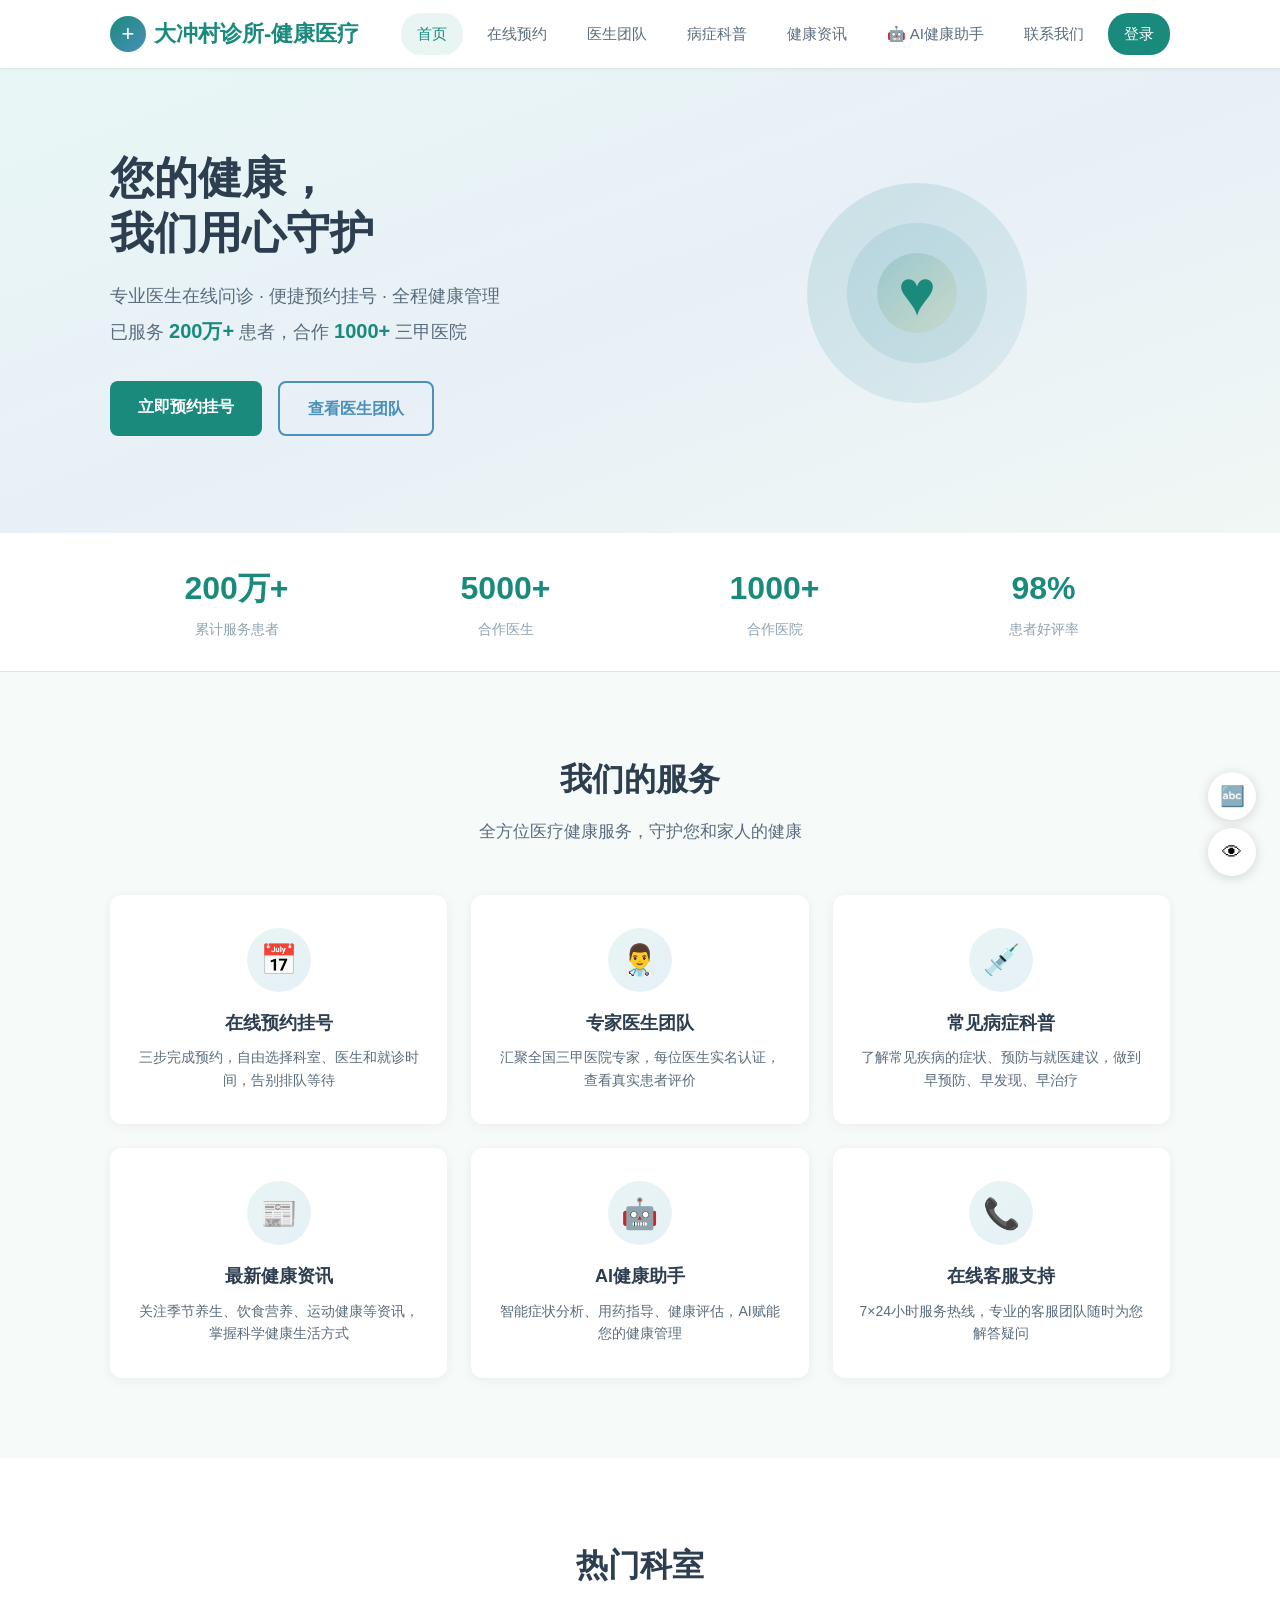
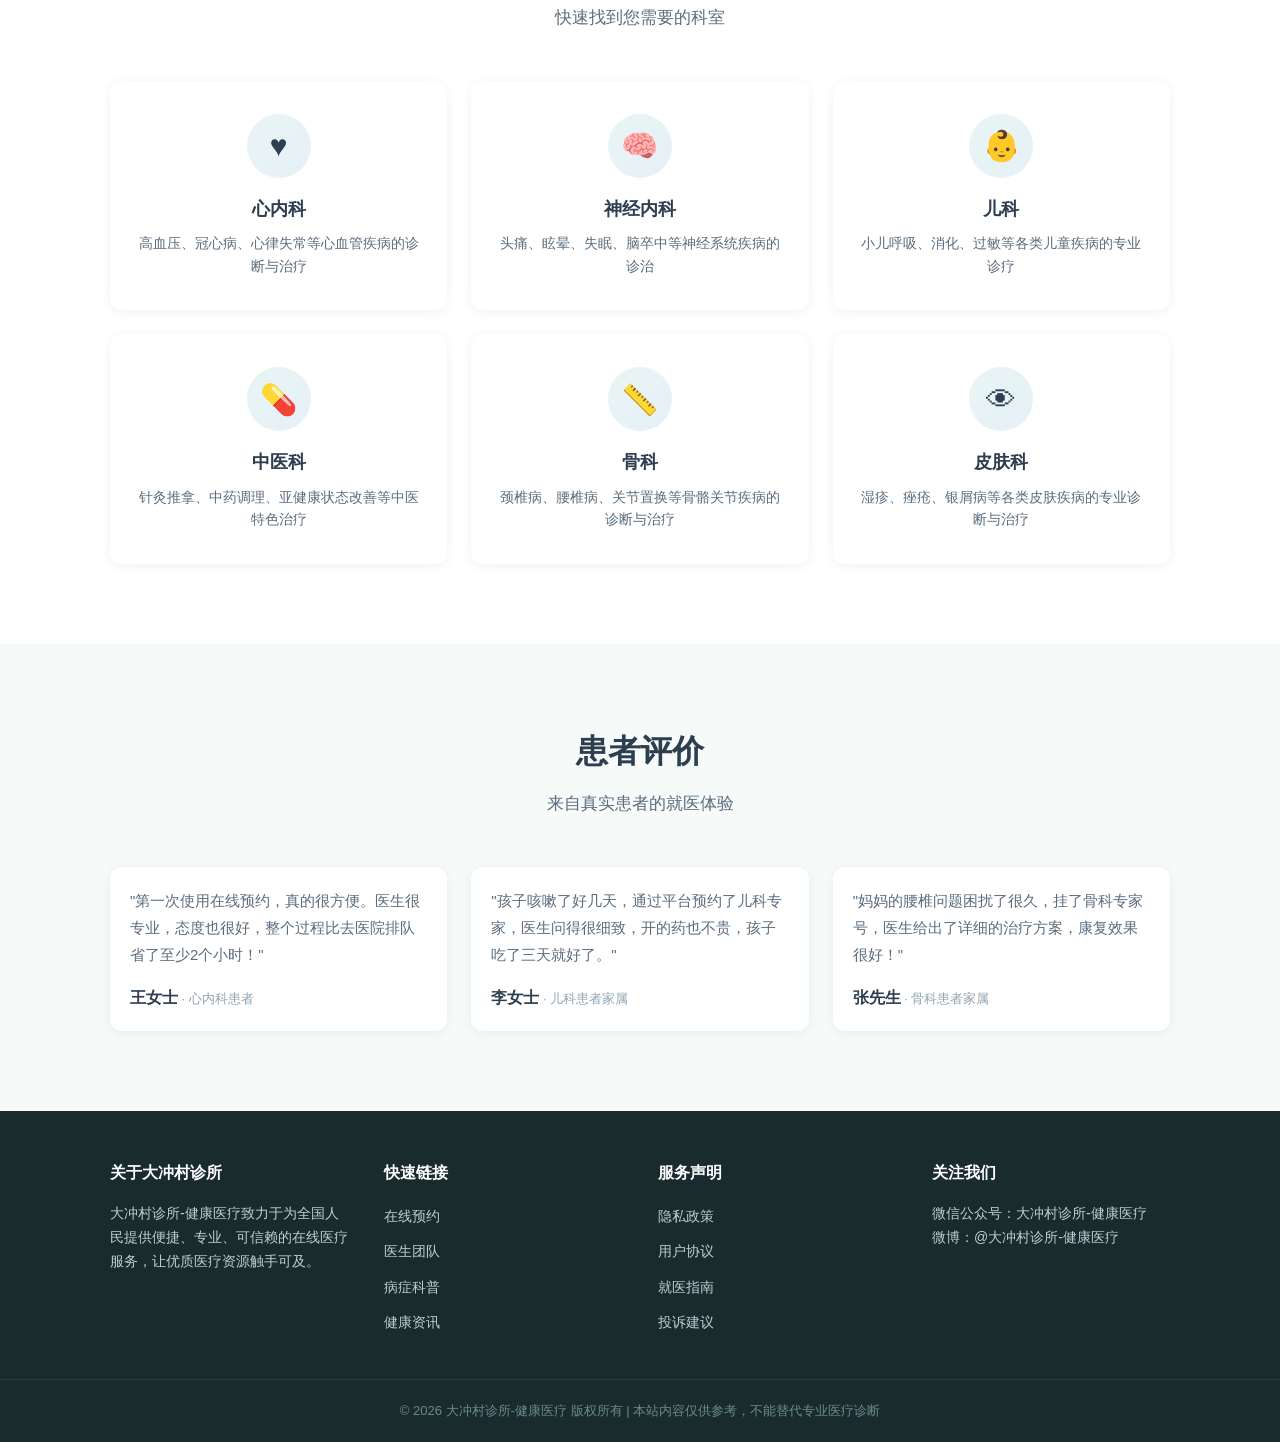
<file: index.html>
<!DOCTYPE html>
<html lang="zh-CN">
<head>
<meta charset="UTF-8">
<meta name="viewport" content="width=device-width, initial-scale=1.0">
<title>大冲村诊所-健康医疗 - 在线医疗服务</title>
<link rel="stylesheet" href="css/style.css">
</head>
<body>

<header class="header">
  <div class="container header-inner">
    <a href="index.html" class="logo">
      <span class="logo-icon">+</span>
      <span class="logo-text">大冲村诊所-健康医疗</span>
    </a>
    <nav class="nav" id="nav">
      <a href="index.html" class="nav-link active">首页</a>
      <a href="appointment.html" class="nav-link">在线预约</a>
      <a href="doctors.html" class="nav-link">医生团队</a>
      <a href="disease.html" class="nav-link">病症科普</a>
      <a href="news.html" class="nav-link">健康资讯</a>
      <a href="ai-health.html" class="nav-link">🤖 AI健康助手</a>
      <a href="contact.html" class="nav-link">联系我们</a>
      <a href="login.html" class="nav-link nav-login" style="background:var(--primary);color:#fff;border-radius:20px;">登录</a>
    </nav>
    <button class="menu-toggle" id="menuToggle" aria-label="切换菜单">
      <span></span><span></span><span></span>
    </button>
  </div>
</header>

<section class="hero" id="home">
  <div class="container hero-content">
    <div class="hero-text">
      <h1>您的健康，<br>我们用心守护</h1>
      <p class="hero-desc">专业医生在线问诊 · 便捷预约挂号 · 全程健康管理<br>已服务 <strong>200万+</strong> 患者，合作 <strong>1000+</strong> 三甲医院</p>
      <div class="hero-btns">
        <a href="appointment.html" class="btn btn-primary">立即预约挂号</a>
        <a href="doctors.html" class="btn btn-outline">查看医生团队</a>
      </div>
    </div>
    <div class="hero-img">
      <div class="hero-illustration">
        <div class="hero-circle hero-circle-lg"></div>
        <div class="hero-circle hero-circle-md"></div>
        <div class="hero-circle hero-circle-sm"></div>
        <div class="hero-icon">&#9829;</div>
      </div>
    </div>
  </div>
</section>

<div class="trust-bar">
  <div class="container trust-bar-inner">
    <div class="trust-item">
      <span class="trust-num">200万+</span>
      <span class="trust-label">累计服务患者</span>
    </div>
    <div class="trust-item">
      <span class="trust-num">5000+</span>
      <span class="trust-label">合作医生</span>
    </div>
    <div class="trust-item">
      <span class="trust-num">1000+</span>
      <span class="trust-label">合作医院</span>
    </div>
    <div class="trust-item">
      <span class="trust-num">98%</span>
      <span class="trust-label">患者好评率</span>
    </div>
  </div>
</div>

<section class="section">
  <div class="container">
    <h2 class="section-title">我们的服务</h2>
    <p class="section-subtitle">全方位医疗健康服务，守护您和家人的健康</p>
    <div class="feature-grid">
      <a href="appointment.html" class="feature-card">
        <div class="feature-icon">&#128197;</div>
        <h4>在线预约挂号</h4>
        <p>三步完成预约，自由选择科室、医生和就诊时间，告别排队等待</p>
      </a>
      <a href="doctors.html" class="feature-card">
        <div class="feature-icon">&#128104;&#8205;&#9877;&#65039;</div>
        <h4>专家医生团队</h4>
        <p>汇聚全国三甲医院专家，每位医生实名认证，查看真实患者评价</p>
      </a>
      <a href="disease.html" class="feature-card">
        <div class="feature-icon">&#128137;</div>
        <h4>常见病症科普</h4>
        <p>了解常见疾病的症状、预防与就医建议，做到早预防、早发现、早治疗</p>
      </a>
      <a href="news.html" class="feature-card">
        <div class="feature-icon">&#128240;</div>
        <h4>最新健康资讯</h4>
        <p>关注季节养生、饮食营养、运动健康等资讯，掌握科学健康生活方式</p>
      </a>
      <a href="ai-health.html" class="feature-card">
        <div class="feature-icon">🤖</div>
        <h4>AI健康助手</h4>
        <p>智能症状分析、用药指导、健康评估，AI赋能您的健康管理</p>
      </a>
      <a href="contact.html" class="feature-card">
        <div class="feature-icon">&#128222;</div>
        <h4>在线客服支持</h4>
        <p>7×24小时服务热线，专业的客服团队随时为您解答疑问</p>
      </a>
    </div>
  </div>
</section>

<section class="section section-alt">
  <div class="container">
    <h2 class="section-title">热门科室</h2>
    <p class="section-subtitle">快速找到您需要的科室</p>
    <div class="feature-grid">
      <a href="appointment.html" class="feature-card">
        <div class="feature-icon">&#9829;</div>
        <h4>心内科</h4>
        <p>高血压、冠心病、心律失常等心血管疾病的诊断与治疗</p>
      </a>
      <a href="appointment.html" class="feature-card">
        <div class="feature-icon">&#129504;</div>
        <h4>神经内科</h4>
        <p>头痛、眩晕、失眠、脑卒中等神经系统疾病的诊治</p>
      </a>
      <a href="appointment.html" class="feature-card">
        <div class="feature-icon">&#128118;</div>
        <h4>儿科</h4>
        <p>小儿呼吸、消化、过敏等各类儿童疾病的专业诊疗</p>
      </a>
      <a href="appointment.html" class="feature-card">
        <div class="feature-icon">&#128138;</div>
        <h4>中医科</h4>
        <p>针灸推拿、中药调理、亚健康状态改善等中医特色治疗</p>
      </a>
      <a href="appointment.html" class="feature-card">
        <div class="feature-icon">&#128207;</div>
        <h4>骨科</h4>
        <p>颈椎病、腰椎病、关节置换等骨骼关节疾病的诊断与治疗</p>
      </a>
      <a href="appointment.html" class="feature-card">
        <div class="feature-icon">&#128065;</div>
        <h4>皮肤科</h4>
        <p>湿疹、痤疮、银屑病等各类皮肤疾病的专业诊断与治疗</p>
      </a>
    </div>
  </div>
</section>

<section class="section">
  <div class="container">
    <h2 class="section-title">患者评价</h2>
    <p class="section-subtitle">来自真实患者的就医体验</p>
    <div class="news-grid">
      <div class="news-card">
        <div class="news-body">
          <p style="font-size:15px;line-height:1.8;color:var(--text-light);margin-bottom:16px;">"第一次使用在线预约，真的很方便。医生很专业，态度也很好，整个过程比去医院排队省了至少2个小时！"</p>
          <strong>王女士</strong><span style="color:var(--text-muted);font-size:13px;"> · 心内科患者</span>
        </div>
      </div>
      <div class="news-card">
        <div class="news-body">
          <p style="font-size:15px;line-height:1.8;color:var(--text-light);margin-bottom:16px;">"孩子咳嗽了好几天，通过平台预约了儿科专家，医生问得很细致，开的药也不贵，孩子吃了三天就好了。"</p>
          <strong>李女士</strong><span style="color:var(--text-muted);font-size:13px;"> · 儿科患者家属</span>
        </div>
      </div>
      <div class="news-card">
        <div class="news-body">
          <p style="font-size:15px;line-height:1.8;color:var(--text-light);margin-bottom:16px;">"妈妈的腰椎问题困扰了很久，挂了骨科专家号，医生给出了详细的治疗方案，康复效果很好！"</p>
          <strong>张先生</strong><span style="color:var(--text-muted);font-size:13px;"> · 骨科患者家属</span>
        </div>
      </div>
    </div>
  </div>
</section>

<footer class="footer">
  <div class="container footer-inner">
    <div class="footer-col">
      <h4>关于大冲村诊所</h4>
      <p>大冲村诊所-健康医疗致力于为全国人民提供便捷、专业、可信赖的在线医疗服务，让优质医疗资源触手可及。</p>
    </div>
    <div class="footer-col">
      <h4>快速链接</h4>
      <ul>
        <li><a href="appointment.html">在线预约</a></li>
        <li><a href="doctors.html">医生团队</a></li>
        <li><a href="disease.html">病症科普</a></li>
        <li><a href="news.html">健康资讯</a></li>
      </ul>
    </div>
    <div class="footer-col">
      <h4>服务声明</h4>
      <ul>
        <li><a href="#">隐私政策</a></li>
        <li><a href="#">用户协议</a></li>
        <li><a href="#">就医指南</a></li>
        <li><a href="contact.html">投诉建议</a></li>
      </ul>
    </div>
    <div class="footer-col">
      <h4>关注我们</h4>
      <p>微信公众号：大冲村诊所-健康医疗</p>
      <p>微博：@大冲村诊所-健康医疗</p>
    </div>
  </div>
  <div class="footer-bottom">
    <p>&copy; 2026 大冲村诊所-健康医疗 版权所有 | 本站内容仅供参考，不能替代专业医疗诊断</p>
  </div>
</footer>

<script src="js/main.js"></script>

<div class="a11y-toolbar">
  <button class="a11y-btn" data-a11y="font-size" title="字体放大">🔤<span class="a11y-tooltip">字体放大</span></button>
  <button class="a11y-btn" data-a11y="contrast" title="高对比度">👁<span class="a11y-tooltip">高对比度</span></button>
</div>
</body>
</html>
</file>
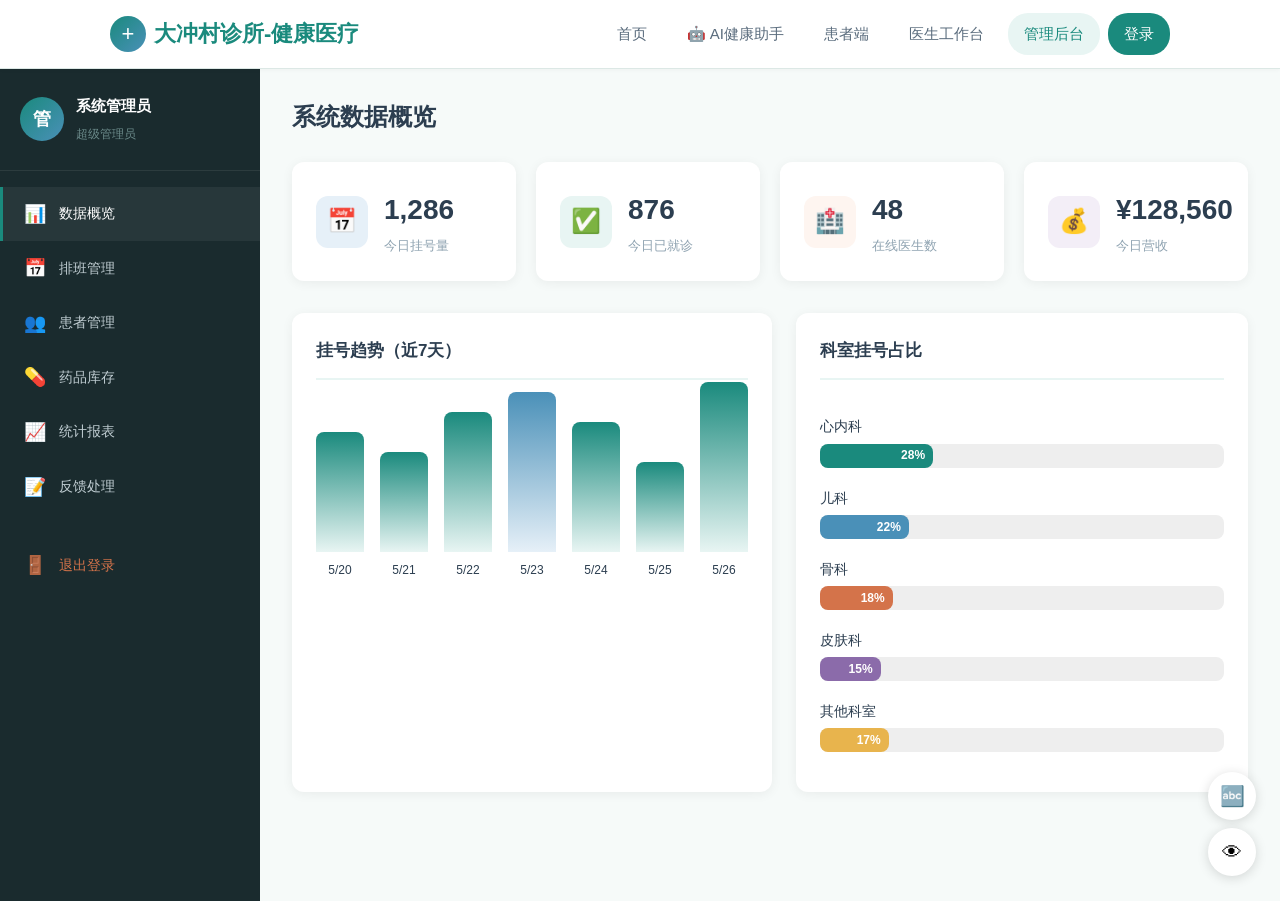
<file: admin-panel.html>
<!DOCTYPE html>
<html lang="zh-CN">
<head>
<meta charset="UTF-8">
<meta name="viewport" content="width=device-width, initial-scale=1.0">
<title>管理后台 - 大冲村诊所-健康医疗</title>
<link rel="stylesheet" href="css/style.css">
</head>
<body>

<header class="header">
  <div class="container header-inner">
    <a href="index.html" class="logo">
      <span class="logo-icon">+</span>
      <span class="logo-text">大冲村诊所-健康医疗</span>
    </a>
    <nav class="nav" id="nav">
      <a href="index.html" class="nav-link">首页</a>
      <a href="ai-health.html" class="nav-link">🤖 AI健康助手</a>
      <a href="patient-dashboard.html" class="nav-link">患者端</a>
      <a href="doctor-workstation.html" class="nav-link">医生工作台</a>
      <a href="admin-panel.html" class="nav-link active">管理后台</a>
      <a href="login.html" class="nav-link nav-login" style="background:var(--primary);color:#fff;border-radius:20px;">登录</a>
    </nav>
    <button class="menu-toggle" id="menuToggle" aria-label="切换菜单">
      <span></span><span></span><span></span>
    </button>
  </div>
</header>

<div class="dashboard-layout">
  <aside class="dashboard-sidebar">
    <div class="sidebar-user">
      <div class="sidebar-avatar">管</div>
      <div class="sidebar-user-info">
        <strong>系统管理员</strong>
        <span>超级管理员</span>
      </div>
    </div>
    <nav class="dashboard-nav">
      <a href="#" class="active" data-section="dashboard"><span class="nav-icon">📊</span>数据概览</a>
      <a href="#" data-section="scheduling"><span class="nav-icon">📅</span>排班管理</a>
      <a href="#" data-section="patients"><span class="nav-icon">👥</span>患者管理</a>
      <a href="#" data-section="drugs"><span class="nav-icon">💊</span>药品库存</a>
      <a href="#" data-section="reports"><span class="nav-icon">📈</span>统计报表</a>
      <a href="#" data-section="feedback"><span class="nav-icon">📝</span>反馈处理</a>
      <a href="#" id="logoutBtn" style="margin-top:24px;color:#d4734a;"><span class="nav-icon">🚪</span>退出登录</a>
    </nav>
  </aside>

  <main class="dashboard-main">
    <!-- Dashboard Overview -->
    <div class="admin-section" id="section-dashboard">
      <h2>系统数据概览</h2>
      <div class="stats-grid">
        <div class="stat-card">
          <div class="stat-icon blue">📅</div>
          <div><div class="stat-value">1,286</div><div class="stat-label">今日挂号量</div></div>
        </div>
        <div class="stat-card">
          <div class="stat-icon green">✅</div>
          <div><div class="stat-value">876</div><div class="stat-label">今日已就诊</div></div>
        </div>
        <div class="stat-card">
          <div class="stat-icon orange">🏥</div>
          <div><div class="stat-value">48</div><div class="stat-label">在线医生数</div></div>
        </div>
        <div class="stat-card">
          <div class="stat-icon purple">💰</div>
          <div><div class="stat-value">¥128,560</div><div class="stat-label">今日营收</div></div>
        </div>
      </div>

      <div class="workstation-grid">
        <div class="workstation-panel">
          <h3>挂号趋势（近7天）</h3>
          <div style="display:flex;align-items:flex-end;gap:16px;height:200px;padding:16px 0;justify-content:space-around;">
            <div style="text-align:center;"><div style="width:48px;height:120px;background:linear-gradient(180deg,var(--primary),var(--primary-light));border-radius:8px 8px 0 0;"></div><span style="font-size:12px;margin-top:8px;display:block;">5/20</span></div>
            <div style="text-align:center;"><div style="width:48px;height:100px;background:linear-gradient(180deg,var(--primary),var(--primary-light));border-radius:8px 8px 0 0;"></div><span style="font-size:12px;margin-top:8px;display:block;">5/21</span></div>
            <div style="text-align:center;"><div style="width:48px;height:140px;background:linear-gradient(180deg,var(--primary),var(--primary-light));border-radius:8px 8px 0 0;"></div><span style="font-size:12px;margin-top:8px;display:block;">5/22</span></div>
            <div style="text-align:center;"><div style="width:48px;height:160px;background:linear-gradient(180deg,var(--secondary),var(--secondary-light));border-radius:8px 8px 0 0;"></div><span style="font-size:12px;margin-top:8px;display:block;">5/23</span></div>
            <div style="text-align:center;"><div style="width:48px;height:130px;background:linear-gradient(180deg,var(--primary),var(--primary-light));border-radius:8px 8px 0 0;"></div><span style="font-size:12px;margin-top:8px;display:block;">5/24</span></div>
            <div style="text-align:center;"><div style="width:48px;height:90px;background:linear-gradient(180deg,var(--primary),var(--primary-light));border-radius:8px 8px 0 0;"></div><span style="font-size:12px;margin-top:8px;display:block;">5/25</span></div>
            <div style="text-align:center;"><div style="width:48px;height:170px;background:linear-gradient(180deg,var(--primary),var(--primary-light));border-radius:8px 8px 0 0;"></div><span style="font-size:12px;margin-top:8px;display:block;">5/26</span></div>
          </div>
        </div>
        <div class="workstation-panel">
          <h3>科室挂号占比</h3>
          <div style="padding:16px 0;">
            <div style="margin-bottom:16px;"><span style="font-size:14px;">心内科</span><div style="background:#eee;border-radius:8px;height:24px;margin-top:4px;"><div style="background:var(--primary);width:28%;height:100%;border-radius:8px;display:flex;align-items:center;justify-content:flex-end;padding-right:8px;color:#fff;font-size:12px;font-weight:600;">28%</div></div></div>
            <div style="margin-bottom:16px;"><span style="font-size:14px;">儿科</span><div style="background:#eee;border-radius:8px;height:24px;margin-top:4px;"><div style="background:var(--secondary);width:22%;height:100%;border-radius:8px;display:flex;align-items:center;justify-content:flex-end;padding-right:8px;color:#fff;font-size:12px;font-weight:600;">22%</div></div></div>
            <div style="margin-bottom:16px;"><span style="font-size:14px;">骨科</span><div style="background:#eee;border-radius:8px;height:24px;margin-top:4px;"><div style="background:#d4734a;width:18%;height:100%;border-radius:8px;display:flex;align-items:center;justify-content:flex-end;padding-right:8px;color:#fff;font-size:12px;font-weight:600;">18%</div></div></div>
            <div style="margin-bottom:16px;"><span style="font-size:14px;">皮肤科</span><div style="background:#eee;border-radius:8px;height:24px;margin-top:4px;"><div style="background:#8b6baa;width:15%;height:100%;border-radius:8px;display:flex;align-items:center;justify-content:flex-end;padding-right:8px;color:#fff;font-size:12px;font-weight:600;">15%</div></div></div>
            <div><span style="font-size:14px;">其他科室</span><div style="background:#eee;border-radius:8px;height:24px;margin-top:4px;"><div style="background:#e8b44d;width:17%;height:100%;border-radius:8px;display:flex;align-items:center;justify-content:flex-end;padding-right:8px;color:#fff;font-size:12px;font-weight:600;">17%</div></div></div>
          </div>
        </div>
      </div>
    </div>

    <!-- Scheduling -->
    <div class="admin-section" id="section-scheduling" style="display:none;">
      <h2>排班管理</h2>
      <div class="data-table-wrapper">
        <div class="table-responsive">
          <table class="data-table">
            <thead><tr><th>医生</th><th>科室</th><th>职称</th><th>排班日期</th><th>时段</th><th>号源</th><th>状态</th><th>操作</th></tr></thead>
            <tbody>
              <tr><td>张明远</td><td>心内科</td><td>主任医师</td><td>2026-05-26</td><td>上午</td><td>15</td><td><span class="status-badge info">出诊中</span></td><td><button class="btn btn-sm btn-outline">编辑</button></td></tr>
              <tr><td>李慧芳</td><td>儿科</td><td>副主任医师</td><td>2026-05-26</td><td>全天</td><td>30</td><td><span class="status-badge info">出诊中</span></td><td><button class="btn btn-sm btn-outline">编辑</button></td></tr>
              <tr><td>王建国</td><td>骨科</td><td>主任医师</td><td>2026-05-27</td><td>下午</td><td>15</td><td><span class="status-badge neutral">待出诊</span></td><td><button class="btn btn-sm btn-outline">编辑</button></td></tr>
              <tr><td>赵丽娟</td><td>中医科</td><td>主任医师</td><td>2026-05-27</td><td>上午</td><td>20</td><td><span class="status-badge neutral">待出诊</span></td><td><button class="btn btn-sm btn-outline">编辑</button></td></tr>
            </tbody>
          </table>
        </div>
      </div>
    </div>

    <!-- Patient Management -->
    <div class="admin-section" id="section-patients" style="display:none;">
      <h2>患者管理</h2>
      <div class="filter-bar">
        <div class="search-box"><input type="text" placeholder="搜索患者姓名/手机号..."></div>
        <select><option>全部状态</option><option>活跃</option><option>非活跃</option></select>
      </div>
      <div class="data-table-wrapper">
        <div class="table-responsive">
          <table class="data-table">
            <thead><tr><th>患者ID</th><th>姓名</th><th>性别</th><th>年龄</th><th>手机号</th><th>累计就诊</th><th>状态</th><th>操作</th></tr></thead>
            <tbody>
              <tr><td>P20240001</td><td>王建国</td><td>男</td><td>52</td><td>138****6789</td><td>12次</td><td><span class="status-badge success">活跃</span></td><td><button class="btn btn-sm btn-outline">详情</button></td></tr>
              <tr><td>P20240056</td><td>李晓芳</td><td>女</td><td>38</td><td>139****8901</td><td>3次</td><td><span class="status-badge success">活跃</span></td><td><button class="btn btn-sm btn-outline">详情</button></td></tr>
              <tr><td>P20230189</td><td>周伟</td><td>男</td><td>28</td><td>136****2345</td><td>1次</td><td><span class="status-badge neutral">非活跃</span></td><td><button class="btn btn-sm btn-outline">详情</button></td></tr>
            </tbody>
          </table>
        </div>
      </div>
    </div>

    <!-- Drug Inventory -->
    <div class="admin-section" id="section-drugs" style="display:none;">
      <h2>药品库存管理</h2>
      <div class="data-table-wrapper">
        <div class="table-responsive">
          <table class="data-table">
            <thead><tr><th>药品编号</th><th>药品名称</th><th>规格</th><th>库存量</th><th>单位</th><th>有效期</th><th>状态</th><th>操作</th></tr></thead>
            <tbody>
              <tr><td>D001</td><td>苯磺酸氨氯地平片</td><td>5mg×28片</td><td>2,500</td><td>盒</td><td>2027-06</td><td><span class="status-badge success">充足</span></td><td><button class="btn btn-sm btn-outline">入库</button></td></tr>
              <tr><td>D002</td><td>厄贝沙坦片</td><td>150mg×28片</td><td>1,800</td><td>盒</td><td>2027-03</td><td><span class="status-badge success">充足</span></td><td><button class="btn btn-sm btn-outline">入库</button></td></tr>
              <tr><td>D003</td><td>阿司匹林肠溶片</td><td>100mg×30片</td><td>320</td><td>盒</td><td>2026-12</td><td><span class="status-badge warning">偏低</span></td><td><button class="btn btn-sm btn-outline">入库</button></td></tr>
              <tr><td>D004</td><td>瑞舒伐他汀钙片</td><td>10mg×7片</td><td>85</td><td>盒</td><td>2026-09</td><td><span class="status-badge danger">告急</span></td><td><button class="btn btn-sm btn-primary">紧急补货</button></td></tr>
            </tbody>
          </table>
        </div>
      </div>
    </div>

    <!-- Reports -->
    <div class="admin-section" id="section-reports" style="display:none;">
      <h2>统计报表</h2>
      <div class="stats-grid">
        <div class="stat-card">
          <div class="stat-icon blue">📅</div>
          <div><div class="stat-value">32,580</div><div class="stat-label">本月挂号总量</div></div>
        </div>
        <div class="stat-card">
          <div class="stat-icon green">💊</div>
          <div><div class="stat-value">18,920</div><div class="stat-label">本月处方量</div></div>
        </div>
        <div class="stat-card">
          <div class="stat-icon orange">💰</div>
          <div><div class="stat-value">¥2,856,000</div><div class="stat-label">本月营收</div></div>
        </div>
        <div class="stat-card">
          <div class="stat-icon purple">⭐</div>
          <div><div class="stat-value">98.2%</div><div class="stat-label">患者满意度</div></div>
        </div>
      </div>
    </div>

    <!-- Feedback -->
    <div class="admin-section" id="section-feedback" style="display:none;">
      <h2>反馈处理</h2>
      <div class="data-table-wrapper">
        <div class="table-responsive">
          <table class="data-table">
            <thead><tr><th>编号</th><th>用户</th><th>类型</th><th>内容</th><th>时间</th><th>状态</th><th>操作</th></tr></thead>
            <tbody>
              <tr><td>FB20260522</td><td>王先生</td><td><span class="status-badge info">建议</span></td><td>希望增加在线支付医保结算功能</td><td>2026-05-22</td><td><span class="status-badge warning">待处理</span></td><td><button class="btn btn-sm btn-outline">回复</button></td></tr>
              <tr><td>FB20260520</td><td>李女士</td><td><span class="status-badge danger">投诉</span></td><td>预约后医生临时停诊未及时通知</td><td>2026-05-20</td><td><span class="status-badge success">已处理</span></td><td><button class="btn btn-sm btn-outline">查看</button></td></tr>
              <tr><td>FB20260518</td><td>张先生</td><td><span class="status-badge info">建议</span></td><td>适老版字体可以再大一些</td><td>2026-05-18</td><td><span class="status-badge success">已处理</span></td><td><button class="btn btn-sm btn-outline">查看</button></td></tr>
            </tbody>
          </table>
        </div>
      </div>
    </div>
  </main>
</div>

<div class="a11y-toolbar">
  <button class="a11y-btn" data-a11y="font-size" title="字体放大">🔤<span class="a11y-tooltip">字体放大</span></button>
  <button class="a11y-btn" data-a11y="contrast" title="高对比度">👁<span class="a11y-tooltip">高对比度</span></button>
</div>

<script src="js/main.js"></script>
</body>
</html>
</file>
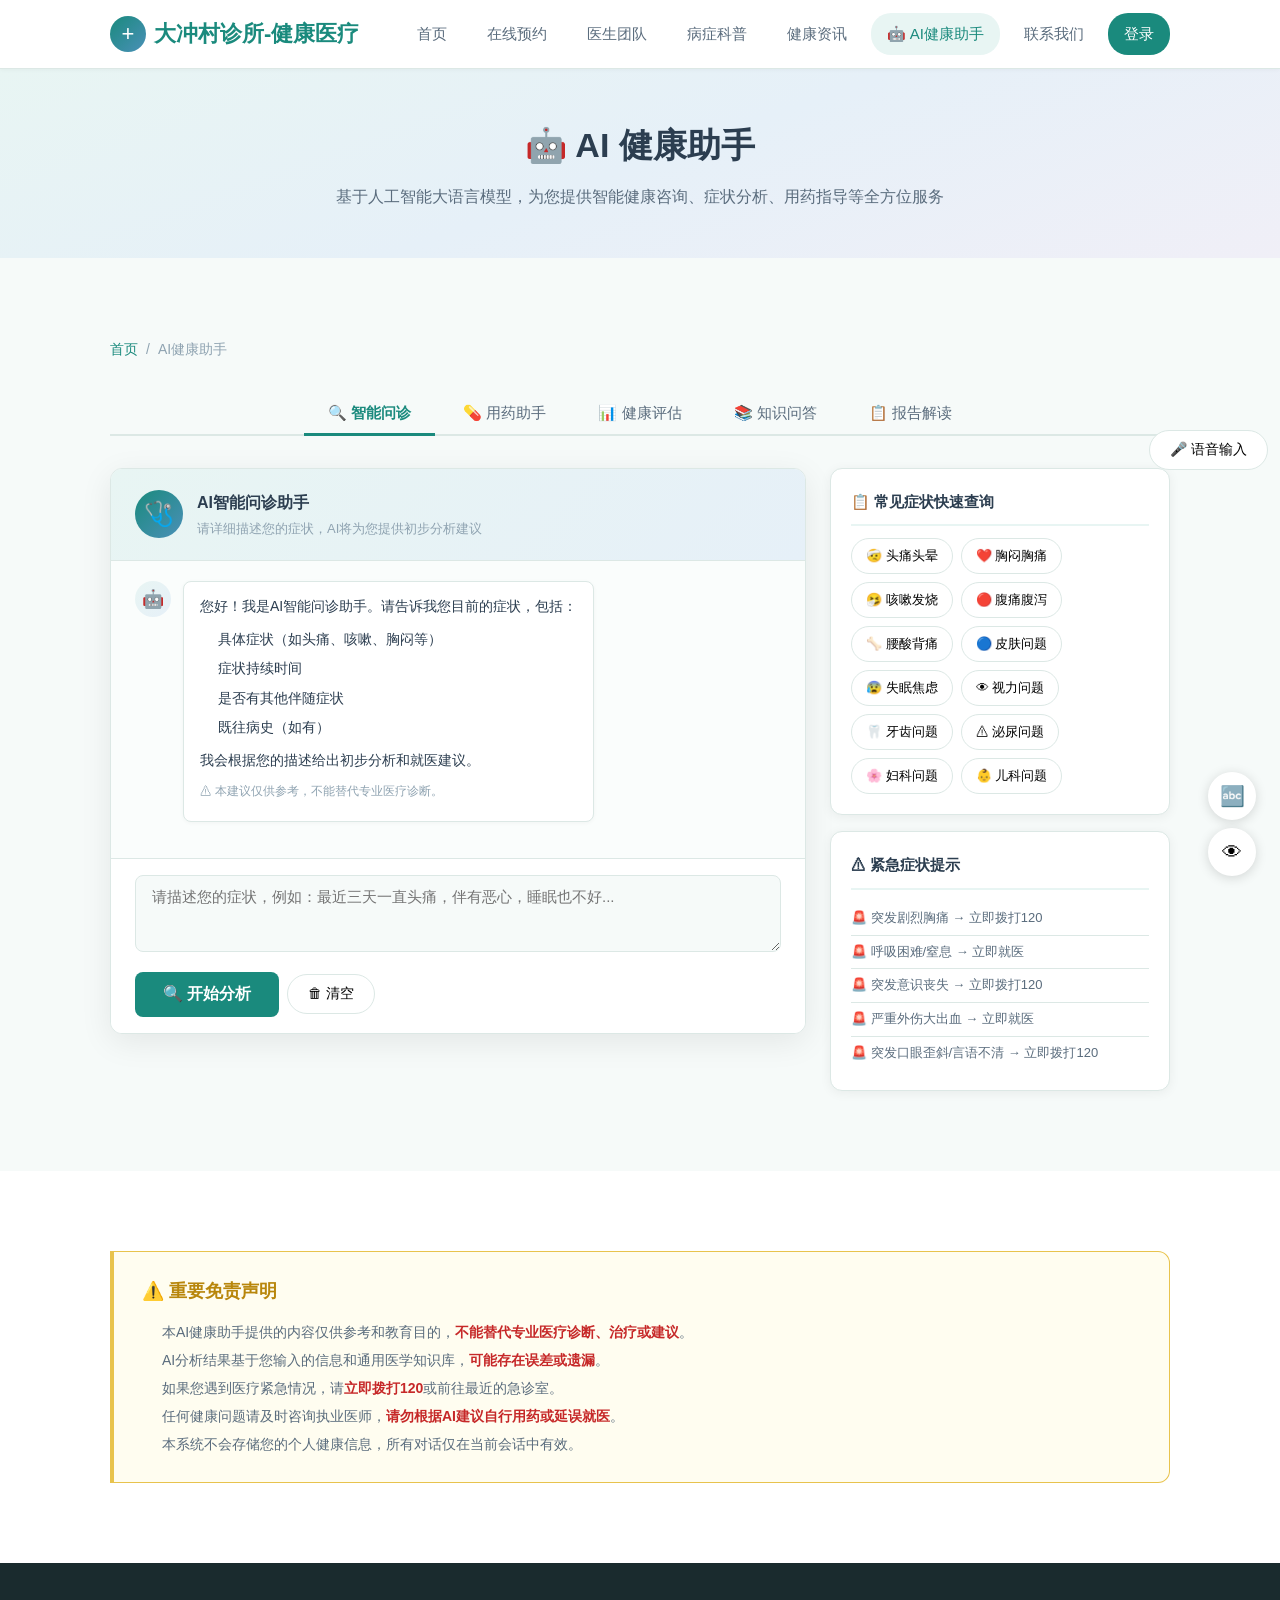
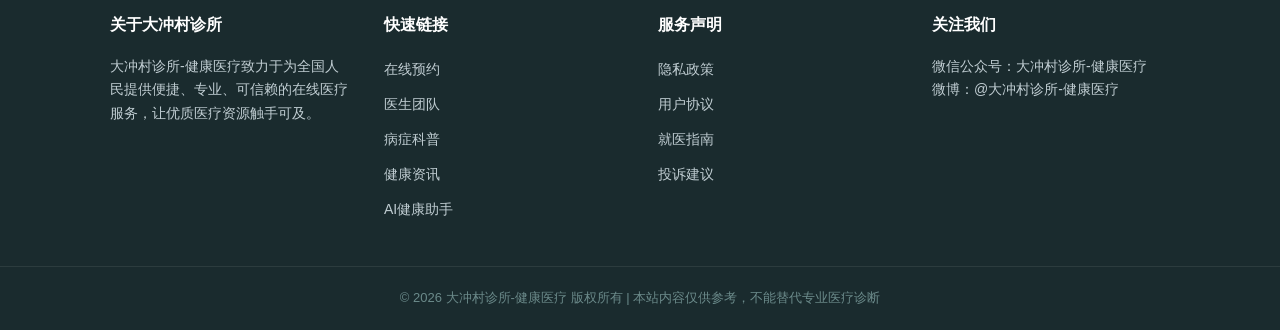
<file: ai-health.html>
<!DOCTYPE html>
<html lang="zh-CN">
<head>
<meta charset="UTF-8">
<meta name="viewport" content="width=device-width, initial-scale=1.0">
<title>AI健康助手 - 大冲村诊所-健康医疗</title>
<link rel="stylesheet" href="css/style.css">
</head>
<body>

<header class="header">
  <div class="container header-inner">
    <a href="index.html" class="logo">
      <span class="logo-icon">+</span>
      <span class="logo-text">大冲村诊所-健康医疗</span>
    </a>
    <nav class="nav" id="nav">
      <a href="index.html" class="nav-link">首页</a>
      <a href="appointment.html" class="nav-link">在线预约</a>
      <a href="doctors.html" class="nav-link">医生团队</a>
      <a href="disease.html" class="nav-link">病症科普</a>
      <a href="news.html" class="nav-link">健康资讯</a>
      <a href="ai-health.html" class="nav-link active">🤖 AI健康助手</a>
      <a href="contact.html" class="nav-link">联系我们</a>
      <a href="login.html" class="nav-link nav-login" style="background:var(--primary);color:#fff;border-radius:20px;">登录</a>
    </nav>
    <button class="menu-toggle" id="menuToggle" aria-label="切换菜单">
      <span></span><span></span><span></span>
    </button>
  </div>
</header>

<section class="page-banner" style="background:linear-gradient(160deg, #e8f5f3 0%, #e6f0f8 50%, #f0eff7 100%);">
  <div class="container">
    <h1>🤖 AI 健康助手</h1>
    <p>基于人工智能大语言模型，为您提供智能健康咨询、症状分析、用药指导等全方位服务</p>
  </div>
</section>

<section class="section">
  <div class="container">
    <div class="breadcrumb">
      <a href="index.html">首页</a><span>/</span><span>AI健康助手</span>
    </div>

    <!-- AI功能选项卡 -->
    <div class="tabs" style="justify-content:center;">
      <button class="tab-btn active" data-tab="tab-symptom">🔍 智能问诊</button>
      <button class="tab-btn" data-tab="tab-drug">💊 用药助手</button>
      <button class="tab-btn" data-tab="tab-assessment">📊 健康评估</button>
      <button class="tab-btn" data-tab="tab-knowledge">📚 知识问答</button>
      <button class="tab-btn" data-tab="tab-report">📋 报告解读</button>
    </div>

    <!-- ===== 智能问诊 ===== -->
    <div class="tab-content active" id="tab-symptom">
      <div class="ai-page-grid">
        <div class="ai-main-panel">
          <div class="ai-chat-container">
            <div class="ai-chat-header">
              <span class="ai-chat-avatar">🩺</span>
              <div>
                <strong>AI智能问诊助手</strong>
                <p>请详细描述您的症状，AI将为您提供初步分析建议</p>
              </div>
            </div>
            <div class="ai-chat-body" id="symptomChatBody">
              <div class="ai-msg ai-msg-bot">
                <div class="ai-msg-avatar">🤖</div>
                <div class="ai-msg-content">
                  <p>您好！我是AI智能问诊助手。请告诉我您目前的症状，包括：</p>
                  <ul style="margin-top:8px;padding-left:18px;">
                    <li>具体症状（如头痛、咳嗽、胸闷等）</li>
                    <li>症状持续时间</li>
                    <li>是否有其他伴随症状</li>
                    <li>既往病史（如有）</li>
                  </ul>
                  <p style="margin-top:8px;">我会根据您的描述给出初步分析和就医建议。</p>
                  <p style="font-size:12px;color:var(--text-muted);margin-top:8px;">⚠ 本建议仅供参考，不能替代专业医疗诊断。</p>
                </div>
              </div>
            </div>
            <div class="ai-chat-input">
              <textarea id="symptomInput" placeholder="请描述您的症状，例如：最近三天一直头痛，伴有恶心，睡眠也不好..." rows="3"></textarea>
              <div class="ai-chat-actions">
                <button class="btn btn-primary" id="symptomSubmit">🔍 开始分析</button>
                <button class="quick-action-btn voice-btn" type="button" data-target="symptomInput">🎤 语音输入</button>
                <button class="quick-action-btn" type="button" id="symptomClear">🗑 清空</button>
              </div>
            </div>
          </div>
        </div>
        <div class="ai-side-panel">
          <div class="ai-info-card">
            <h4>📋 常见症状快速查询</h4>
            <div class="ai-quick-tags">
              <button class="ai-quick-tag" data-symptom="头痛头晕恶心">🤕 头痛头晕</button>
              <button class="ai-quick-tag" data-symptom="胸闷胸痛心悸">❤️ 胸闷胸痛</button>
              <button class="ai-quick-tag" data-symptom="咳嗽发烧流鼻涕">🤧 咳嗽发烧</button>
              <button class="ai-quick-tag" data-symptom="腹痛腹泻胃胀">🔴 腹痛腹泻</button>
              <button class="ai-quick-tag" data-symptom="腰酸背痛腿疼">🦴 腰酸背痛</button>
              <button class="ai-quick-tag" data-symptom="皮肤瘙痒红疹">🔵 皮肤问题</button>
              <button class="ai-quick-tag" data-symptom="失眠焦虑情绪低落">😰 失眠焦虑</button>
              <button class="ai-quick-tag" data-symptom="视力模糊眼睛干涩">👁 视力问题</button>
              <button class="ai-quick-tag" data-symptom="牙齿疼痛牙龈出血">🦷 牙齿问题</button>
              <button class="ai-quick-tag" data-symptom="尿频尿急尿痛">⚠ 泌尿问题</button>
              <button class="ai-quick-tag" data-symptom="月经不调痛经">🌸 妇科问题</button>
              <button class="ai-quick-tag" data-symptom="小儿发热咳嗽食欲不振">👶 儿科问题</button>
            </div>
          </div>
          <div class="ai-info-card" style="margin-top:16px;">
            <h4>⚠ 紧急症状提示</h4>
            <ul class="ai-emergency-list">
              <li>🚨 突发剧烈胸痛 → 立即拨打120</li>
              <li>🚨 呼吸困难/窒息 → 立即就医</li>
              <li>🚨 突发意识丧失 → 立即拨打120</li>
              <li>🚨 严重外伤大出血 → 立即就医</li>
              <li>🚨 突发口眼歪斜/言语不清 → 立即拨打120</li>
            </ul>
          </div>
        </div>
      </div>
    </div>

    <!-- ===== 用药助手 ===== -->
    <div class="tab-content" id="tab-drug">
      <div class="ai-page-grid">
        <div class="ai-main-panel">
          <div class="ai-chat-container">
            <div class="ai-chat-header">
              <span class="ai-chat-avatar">💊</span>
              <div>
                <strong>AI用药助手</strong>
                <p>查询药品信息、用法用量、注意事项及药物相互作用</p>
              </div>
            </div>
            <div class="ai-chat-body" id="drugChatBody">
              <div class="ai-msg ai-msg-bot">
                <div class="ai-msg-avatar">🤖</div>
                <div class="ai-msg-content">
                  <p>我是AI用药助手，可以帮助您：</p>
                  <ul style="margin-top:8px;padding-left:18px;">
                    <li>查询药品的适应症、用法用量和副作用</li>
                    <li>检查多种药物之间的相互作用</li>
                    <li>提供用药安全提示</li>
                  </ul>
                  <p style="margin-top:8px;">请输入您想了解的药品名称，或输入多种药品名称（用逗号分隔）来检查相互作用。</p>
                </div>
              </div>
            </div>
            <div class="ai-chat-input">
              <textarea id="drugInput" placeholder="输入药品名称查询，例如：阿莫西林,布洛芬（多种药品用逗号分隔以检查相互作用）" rows="2"></textarea>
              <div class="ai-chat-actions">
                <button class="btn btn-primary" id="drugSubmit">🔍 查询药品</button>
                <button class="quick-action-btn" type="button" id="drugClear">🗑 清空</button>
              </div>
            </div>
          </div>
        </div>
        <div class="ai-side-panel">
          <div class="ai-info-card">
            <h4>💊 常用药品快速查询</h4>
            <div class="ai-quick-tags">
              <button class="ai-quick-tag drug-quick" data-drug="阿莫西林">阿莫西林</button>
              <button class="ai-quick-tag drug-quick" data-drug="布洛芬">布洛芬</button>
              <button class="ai-quick-tag drug-quick" data-drug="对乙酰氨基酚">对乙酰氨基酚</button>
              <button class="ai-quick-tag drug-quick" data-drug="奥美拉唑">奥美拉唑</button>
              <button class="ai-quick-tag drug-quick" data-drug="氯雷他定">氯雷他定</button>
              <button class="ai-quick-tag drug-quick" data-drug="阿司匹林">阿司匹林</button>
              <button class="ai-quick-tag drug-quick" data-drug="头孢克洛">头孢克洛</button>
              <button class="ai-quick-tag drug-quick" data-drug="蒙脱石散">蒙脱石散</button>
              <button class="ai-quick-tag drug-quick" data-drug="氨氯地平">氨氯地平</button>
              <button class="ai-quick-tag drug-quick" data-drug="二甲双胍">二甲双胍</button>
            </div>
          </div>
          <div class="ai-info-card" style="margin-top:16px;">
            <h4>⚠ 用药安全提示</h4>
            <ul class="ai-emergency-list">
              <li>💊 请勿自行混用多种药物</li>
              <li>🍺 服药期间请勿饮酒</li>
              <li>🤰 孕妇用药需咨询医生</li>
              <li>👶 儿童用药需按体重计算剂量</li>
              <li>⏰ 按时服药，请勿随意停药</li>
            </ul>
          </div>
        </div>
      </div>
    </div>

    <!-- ===== 健康评估 ===== -->
    <div class="tab-content" id="tab-assessment">
      <div class="ai-page-grid">
        <div class="ai-main-panel">
          <div class="ai-chat-container">
            <div class="ai-chat-header">
              <span class="ai-chat-avatar">📊</span>
              <div>
                <strong>AI健康评估</strong>
                <p>基于您的健康数据，AI将提供综合健康风险评估和建议</p>
              </div>
            </div>
            <div class="ai-chat-body" id="assessChatBody">
              <div class="ai-msg ai-msg-bot">
                <div class="ai-msg-avatar">🤖</div>
                <div class="ai-msg-content">
                  <p>欢迎使用AI健康评估工具！请填写以下健康信息，我将为您生成个性化的健康评估报告：</p>
                </div>
              </div>
            </div>
            <div class="ai-chat-input">
              <div class="ai-assessment-form">
                <div class="form-row">
                  <div class="form-group">
                    <label>年龄</label>
                    <input type="number" id="assessAge" placeholder="请输入年龄" min="0" max="150">
                  </div>
                  <div class="form-group">
                    <label>性别</label>
                    <select id="assessGender">
                      <option value="">请选择</option>
                      <option value="男">男</option>
                      <option value="女">女</option>
                    </select>
                  </div>
                </div>
                <div class="form-row">
                  <div class="form-group">
                    <label>身高 (cm)</label>
                    <input type="number" id="assessHeight" placeholder="例如：170">
                  </div>
                  <div class="form-group">
                    <label>体重 (kg)</label>
                    <input type="number" id="assessWeight" placeholder="例如：65">
                  </div>
                </div>
                <div class="form-row">
                  <div class="form-group">
                    <label>收缩压 (mmHg)</label>
                    <input type="number" id="assessSbp" placeholder="例如：120">
                  </div>
                  <div class="form-group">
                    <label>舒张压 (mmHg)</label>
                    <input type="number" id="assessDbp" placeholder="例如：80">
                  </div>
                </div>
                <div class="form-group" style="margin-bottom:12px;">
                  <label>既往病史（可选）</label>
                  <textarea id="assessHistory" placeholder="例如：高血压5年、糖尿病2年..." rows="2"></textarea>
                </div>
                <div class="form-group" style="margin-bottom:12px;">
                  <label>生活方式（可选）</label>
                  <textarea id="assessLifestyle" placeholder="例如：每周运动2次、每天吸烟10支、睡眠6小时..." rows="2"></textarea>
                </div>
                <div style="display:flex;gap:12px;">
                  <button class="btn btn-primary" id="assessSubmit">📊 生成健康报告</button>
                  <button class="quick-action-btn" type="button" id="assessClear">🗑 清空</button>
                </div>
              </div>
            </div>
          </div>
        </div>
        <div class="ai-side-panel">
          <div class="ai-info-card">
            <h4>📊 健康指标参考</h4>
            <table class="data-table" style="font-size:13px;">
              <thead><tr><th>指标</th><th>正常范围</th></tr></thead>
              <tbody>
                <tr><td>BMI</td><td>18.5 - 23.9</td></tr>
                <tr><td>血压</td><td>&lt;120/80 mmHg</td></tr>
                <tr><td>空腹血糖</td><td>3.9-6.1 mmol/L</td></tr>
                <tr><td>总胆固醇</td><td>&lt;5.2 mmol/L</td></tr>
                <tr><td>心率</td><td>60-100 次/分</td></tr>
              </tbody>
            </table>
          </div>
        </div>
      </div>
    </div>

    <!-- ===== 知识问答 ===== -->
    <div class="tab-content" id="tab-knowledge">
      <div class="ai-page-grid">
        <div class="ai-main-panel">
          <div class="ai-chat-container">
            <div class="ai-chat-header">
              <span class="ai-chat-avatar">📚</span>
              <div>
                <strong>AI健康知识问答</strong>
                <p>基于海量医学知识库，回答您的健康相关问题</p>
              </div>
            </div>
            <div class="ai-chat-body" id="knowledgeChatBody">
              <div class="ai-msg ai-msg-bot">
                <div class="ai-msg-avatar">🤖</div>
                <div class="ai-msg-content">
                  <p>您好！我是AI健康知识助手，可以回答您关于健康、养生、疾病预防等方面的问题。例如：</p>
                  <ul style="margin-top:8px;padding-left:18px;">
                    <li>"每天应该喝多少水？"</li>
                    <li>"高血压患者饮食需要注意什么？"</li>
                    <li>"如何预防感冒？"</li>
                    <li>"运动后肌肉酸痛怎么办？"</li>
                    <li>"孕期需要补充哪些营养？"</li>
                  </ul>
                </div>
              </div>
            </div>
            <div class="ai-chat-input">
              <textarea id="knowledgeInput" placeholder="请输入您的健康问题..." rows="2"></textarea>
              <div class="ai-chat-actions">
                <button class="btn btn-primary" id="knowledgeSubmit">🔍 提问</button>
                <button class="quick-action-btn voice-btn" type="button" data-target="knowledgeInput">🎤 语音输入</button>
                <button class="quick-action-btn" type="button" id="knowledgeClear">🗑 清空</button>
              </div>
            </div>
          </div>
        </div>
        <div class="ai-side-panel">
          <div class="ai-info-card">
            <h4>🔥 热门健康问题</h4>
            <ul style="list-style:none;">
              <li style="margin-bottom:8px;"><button class="ai-quick-tag knowledge-quick" data-question="每天应该喝多少水最健康">每天喝多少水？</button></li>
              <li style="margin-bottom:8px;"><button class="ai-quick-tag knowledge-quick" data-question="高血压患者饮食需要注意什么">高血压怎么吃？</button></li>
              <li style="margin-bottom:8px;"><button class="ai-quick-tag knowledge-quick" data-question="如何有效预防感冒和流感">如何预防感冒？</button></li>
              <li style="margin-bottom:8px;"><button class="ai-quick-tag knowledge-quick" data-question="每天走多少步最健康">每天走多少步？</button></li>
              <li style="margin-bottom:8px;"><button class="ai-quick-tag knowledge-quick" data-question="长期熬夜对身体有哪些危害">熬夜有什么危害？</button></li>
              <li style="margin-bottom:8px;"><button class="ai-quick-tag knowledge-quick" data-question="糖尿病患者可以吃水果吗">糖尿病人能吃水果吗？</button></li>
              <li style="margin-bottom:8px;"><button class="ai-quick-tag knowledge-quick" data-question="如何缓解颈椎病引起的疼痛">如何缓解颈椎病？</button></li>
              <li style="margin-bottom:8px;"><button class="ai-quick-tag knowledge-quick" data-question="儿童疫苗有哪些需要接种">儿童疫苗有哪些？</button></li>
            </ul>
          </div>
        </div>
      </div>
    </div>

    <!-- ===== 报告解读 ===== -->
    <div class="tab-content" id="tab-report">
      <div class="ai-page-grid">
        <div class="ai-main-panel">
          <div class="ai-chat-container">
            <div class="ai-chat-header">
              <span class="ai-chat-avatar">📋</span>
              <div>
                <strong>AI体检报告解读</strong>
                <p>帮助您理解体检报告中的各项指标和医学术语</p>
              </div>
            </div>
            <div class="ai-chat-body" id="reportChatBody">
              <div class="ai-msg ai-msg-bot">
                <div class="ai-msg-avatar">🤖</div>
                <div class="ai-msg-content">
                  <p>我可以帮助您解读体检报告中的指标。请选择指标类型或直接输入您想了解的指标名称：</p>
                  <p style="margin-top:8px;font-size:13px;color:var(--text-muted);">支持：血常规、肝功能、肾功能、血脂、血糖、尿酸等常见体检指标</p>
                </div>
              </div>
            </div>
            <div class="ai-chat-input">
              <textarea id="reportInput" placeholder="请输入体检指标名称或粘贴指标数值，例如：ALT 85、总胆固醇 6.2、肌酐 110..." rows="3"></textarea>
              <div class="ai-chat-actions">
                <button class="btn btn-primary" id="reportSubmit">📋 解读指标</button>
                <button class="quick-action-btn" type="button" id="reportClear">🗑 清空</button>
              </div>
            </div>
          </div>
        </div>
        <div class="ai-side-panel">
          <div class="ai-info-card">
            <h4>📋 常见指标快速查询</h4>
            <div class="ai-quick-tags">
              <button class="ai-quick-tag report-quick" data-report="ALT谷丙转氨酶偏高">ALT 谷丙转氨酶</button>
              <button class="ai-quick-tag report-quick" data-report="总胆固醇偏高">总胆固醇</button>
              <button class="ai-quick-tag report-quick" data-report="空腹血糖偏高">空腹血糖</button>
              <button class="ai-quick-tag report-quick" data-report="尿酸偏高">尿酸</button>
              <button class="ai-quick-tag report-quick" data-report="肌酐偏高">肌酐</button>
              <button class="ai-quick-tag report-quick" data-report="血红蛋白偏低">血红蛋白</button>
              <button class="ai-quick-tag report-quick" data-report="甘油三酯偏高">甘油三酯</button>
              <button class="ai-quick-tag report-quick" data-report="白细胞偏高">白细胞计数</button>
            </div>
          </div>
          <div class="ai-info-card" style="margin-top:16px;">
            <h4>💡 温馨提示</h4>
            <p style="font-size:13px;color:var(--text-light);line-height:1.8;">
              体检报告解读仅供参考，具体诊断和治疗方案请咨询专业医生。建议每年进行一次全面体检。
            </p>
          </div>
        </div>
      </div>
    </div>

  </div>
</section>

<!-- AI免责声明 -->
<section class="section section-alt">
  <div class="container">
    <div class="ai-disclaimer">
      <h3>⚠️ 重要免责声明</h3>
      <ul>
        <li>本AI健康助手提供的内容仅供参考和教育目的，<strong>不能替代专业医疗诊断、治疗或建议</strong>。</li>
        <li>AI分析结果基于您输入的信息和通用医学知识库，<strong>可能存在误差或遗漏</strong>。</li>
        <li>如果您遇到医疗紧急情况，请<strong>立即拨打120</strong>或前往最近的急诊室。</li>
        <li>任何健康问题请及时咨询执业医师，<strong>请勿根据AI建议自行用药或延误就医</strong>。</li>
        <li>本系统不会存储您的个人健康信息，所有对话仅在当前会话中有效。</li>
      </ul>
    </div>
  </div>
</section>

<footer class="footer">
  <div class="container footer-inner">
    <div class="footer-col">
      <h4>关于大冲村诊所</h4>
      <p>大冲村诊所-健康医疗致力于为全国人民提供便捷、专业、可信赖的在线医疗服务，让优质医疗资源触手可及。</p>
    </div>
    <div class="footer-col">
      <h4>快速链接</h4>
      <ul>
        <li><a href="appointment.html">在线预约</a></li>
        <li><a href="doctors.html">医生团队</a></li>
        <li><a href="disease.html">病症科普</a></li>
        <li><a href="news.html">健康资讯</a></li>
        <li><a href="ai-health.html">AI健康助手</a></li>
      </ul>
    </div>
    <div class="footer-col">
      <h4>服务声明</h4>
      <ul>
        <li><a href="#">隐私政策</a></li>
        <li><a href="#">用户协议</a></li>
        <li><a href="#">就医指南</a></li>
        <li><a href="contact.html">投诉建议</a></li>
      </ul>
    </div>
    <div class="footer-col">
      <h4>关注我们</h4>
      <p>微信公众号：大冲村诊所-健康医疗</p>
      <p>微博：@大冲村诊所-健康医疗</p>
    </div>
  </div>
  <div class="footer-bottom">
    <p>&copy; 2026 大冲村诊所-健康医疗 版权所有 | 本站内容仅供参考，不能替代专业医疗诊断</p>
  </div>
</footer>

<div class="a11y-toolbar">
  <button class="a11y-btn" data-a11y="font-size" title="字体放大">🔤<span class="a11y-tooltip">字体放大</span></button>
  <button class="a11y-btn" data-a11y="contrast" title="高对比度">👁<span class="a11y-tooltip">高对比度</span></button>
</div>

<script src="js/main.js"></script>
<script src="js/ai-health.js"></script>
</body>
</html>
</file>
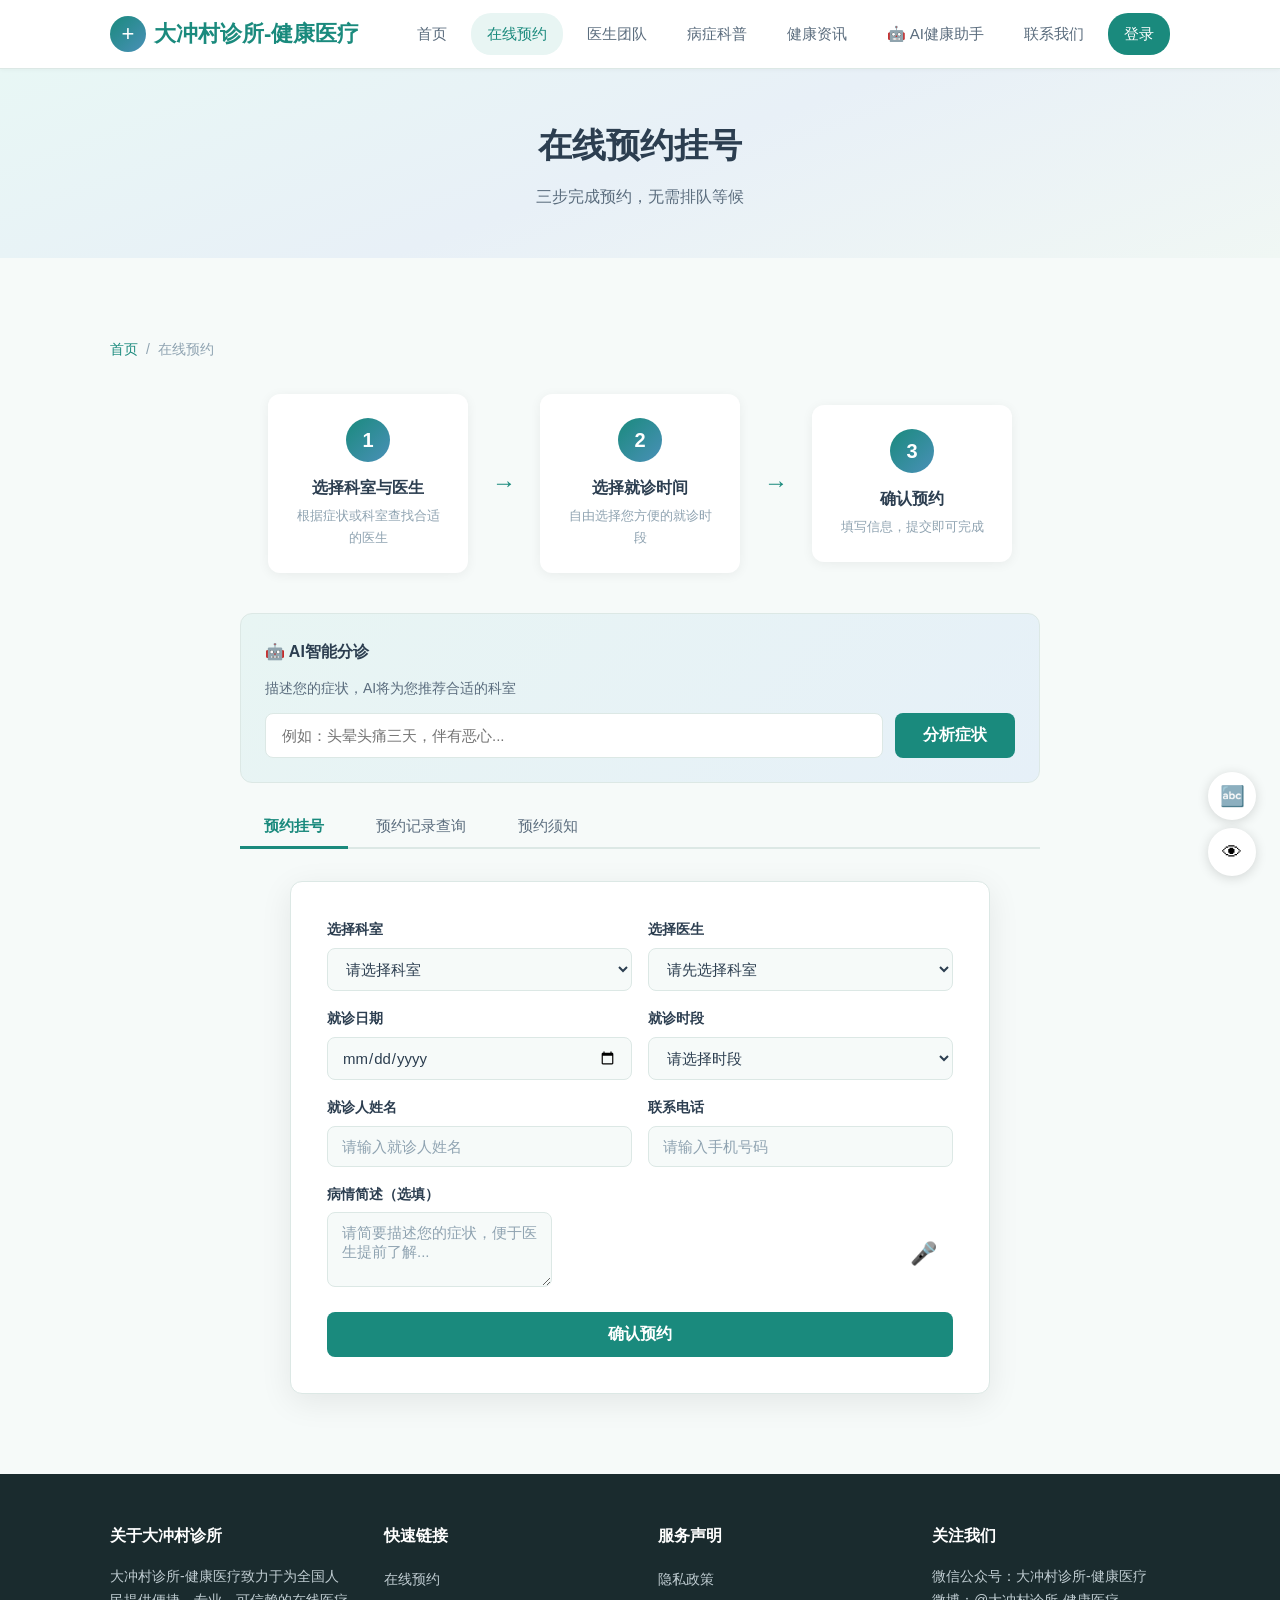
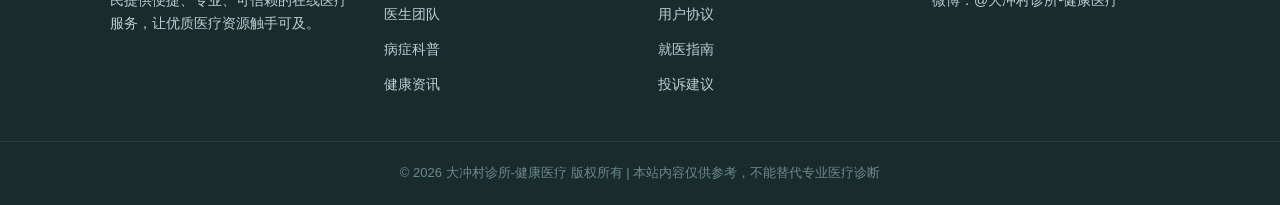
<file: appointment.html>
<!DOCTYPE html>
<html lang="zh-CN">
<head>
<meta charset="UTF-8">
<meta name="viewport" content="width=device-width, initial-scale=1.0">
<title>在线预约 - 大冲村诊所-健康医疗</title>
<link rel="stylesheet" href="css/style.css">
</head>
<body>

<header class="header">
  <div class="container header-inner">
    <a href="index.html" class="logo">
      <span class="logo-icon">+</span>
      <span class="logo-text">大冲村诊所-健康医疗</span>
    </a>
    <nav class="nav" id="nav">
      <a href="index.html" class="nav-link">首页</a>
      <a href="appointment.html" class="nav-link active">在线预约</a>
      <a href="doctors.html" class="nav-link">医生团队</a>
      <a href="disease.html" class="nav-link">病症科普</a>
      <a href="news.html" class="nav-link">健康资讯</a>
      <a href="ai-health.html" class="nav-link">🤖 AI健康助手</a>
      <a href="contact.html" class="nav-link">联系我们</a>
      <a href="login.html" class="nav-link nav-login" style="background:var(--primary);color:#fff;border-radius:20px;">登录</a>
    </nav>
    <button class="menu-toggle" id="menuToggle" aria-label="切换菜单">
      <span></span><span></span><span></span>
    </button>
  </div>
</header>

<section class="page-banner">
  <div class="container">
    <h1>在线预约挂号</h1>
    <p>三步完成预约，无需排队等候</p>
  </div>
</section>

<section class="section">
  <div class="container">
    <div class="breadcrumb">
      <a href="index.html">首页</a><span>/</span><span>在线预约</span>
    </div>

    <div class="appointment-steps">
      <div class="step">
        <div class="step-num">1</div>
        <h4>选择科室与医生</h4>
        <p>根据症状或科室查找合适的医生</p>
      </div>
      <div class="step-arrow">→</div>
      <div class="step">
        <div class="step-num">2</div>
        <h4>选择就诊时间</h4>
        <p>自由选择您方便的就诊时段</p>
      </div>
      <div class="step-arrow">→</div>
      <div class="step">
        <div class="step-num">3</div>
        <h4>确认预约</h4>
        <p>填写信息，提交即可完成</p>
      </div>
    </div>

    <div style="max-width:800px;margin:0 auto;">

      <!-- AI Symptom Checker -->
      <div class="ai-checker">
        <h4>🤖 AI智能分诊</h4>
        <p style="font-size:14px;color:var(--text-light);margin-bottom:12px;">描述您的症状，AI将为您推荐合适的科室</p>
        <div class="ai-input-row">
          <input type="text" id="aiSymptomInput" placeholder="例如：头晕头痛三天，伴有恶心...">
          <button class="btn btn-primary" id="aiCheckBtn">分析症状</button>
        </div>
        <div class="ai-result" id="aiResult"></div>
      </div>

      <div class="tabs">
        <button class="tab-btn active" data-tab="tab-form">预约挂号</button>
        <button class="tab-btn" data-tab="tab-record">预约记录查询</button>
        <button class="tab-btn" data-tab="tab-faq">预约须知</button>
      </div>

      <div class="tab-content active" id="tab-form">
        <div class="appointment-card">
          <form class="appointment-form" id="appointmentForm">
            <div class="form-row">
              <div class="form-group">
                <label for="dept">选择科室</label>
                <select id="dept" required>
                  <option value="">请选择科室</option>
                  <option>内科</option><option>外科</option><option>儿科</option>
                  <option>妇科</option><option>骨科</option><option>皮肤科</option>
                  <option>眼科</option><option>耳鼻喉科</option><option>中医科</option>
                  <option>神经内科</option><option>心血管内科</option>
                </select>
              </div>
              <div class="form-group">
                <label for="doctor">选择医生</label>
                <select id="doctor" required>
                  <option value="">请先选择科室</option>
                </select>
              </div>
            </div>
            <div class="form-row">
              <div class="form-group">
                <label for="date">就诊日期</label>
                <input type="date" id="date" required>
              </div>
              <div class="form-group">
                <label for="timeSlot">就诊时段</label>
                <select id="timeSlot" required>
                  <option value="">请选择时段</option>
                  <option>上午 08:00-10:00</option>
                  <option>上午 10:00-12:00</option>
                  <option>下午 14:00-16:00</option>
                  <option>下午 16:00-18:00</option>
                </select>
              </div>
            </div>
            <div class="form-row">
              <div class="form-group">
                <label for="patientName">就诊人姓名</label>
                <input type="text" id="patientName" placeholder="请输入就诊人姓名" required>
              </div>
              <div class="form-group">
                <label for="patientPhone">联系电话</label>
                <input type="tel" id="patientPhone" placeholder="请输入手机号码" required>
              </div>
            </div>
            <div class="form-row">
              <div class="form-group full">
                <label for="symptom">病情简述（选填）</label>
                <div class="voice-input-wrap">
                  <textarea id="symptom" rows="3" placeholder="请简要描述您的症状，便于医生提前了解..."></textarea>
                  <button type="button" class="voice-btn" data-target="symptom" title="语音输入">🎤</button>
                  <span class="voice-status" id="voiceStatus">正在聆听...</span>
                </div>
              </div>
            </div>
            <button type="submit" class="btn btn-primary btn-block">确认预约</button>
          </form>
        </div>
      </div>

      <div class="tab-content" id="tab-record">
        <div class="detail-card">
          <h3>预约记录查询</h3>
          <p style="color:var(--text-light);">请输入您的手机号码查看预约记录：</p>
          <div class="form-row" style="margin-top:16px;">
            <div class="form-group">
              <input type="tel" placeholder="请输入手机号码">
            </div>
            <div class="form-group">
              <button class="btn btn-primary">查询</button>
            </div>
          </div>
          <p style="font-size:13px;color:var(--text-muted);margin-top:12px;">预约记录也可在"大冲村诊所-健康医疗"微信公众号中查看</p>
        </div>
      </div>

      <div class="tab-content" id="tab-faq">
        <div class="faq-list">
          <div class="faq-item">
            <div class="faq-q">如何取消预约？</div>
            <div class="faq-a">您可以在就诊前24小时内在"个人中心-我的预约"中取消预约。超过时间请联系客服400-888-9999处理。</div>
          </div>
          <div class="faq-item">
            <div class="faq-q">预约需要提前多久？</div>
            <div class="faq-a">建议提前1-7天进行预约，部分热门专家号源可能需要提前更长时间预约。紧急情况请直接前往医院急诊。</div>
          </div>
          <div class="faq-item">
            <div class="faq-q">预约成功后如何就诊？</div>
            <div class="faq-a">预约成功后您将收到短信通知，请在预约时间前15分钟到达医院取号。携带身份证和社保卡到挂号窗口或自助机取号即可。</div>
          </div>
          <div class="faq-item">
            <div class="faq-q">预约挂号费用是多少？</div>
            <div class="faq-a">挂号费用按医院标准收取，不同医院、不同医生级别的挂号费用不同。平台不额外收取服务费用。</div>
          </div>
        </div>
      </div>
    </div>
  </div>
</section>

<footer class="footer">
  <div class="container footer-inner">
    <div class="footer-col">
      <h4>关于大冲村诊所</h4>
      <p>大冲村诊所-健康医疗致力于为全国人民提供便捷、专业、可信赖的在线医疗服务，让优质医疗资源触手可及。</p>
    </div>
    <div class="footer-col">
      <h4>快速链接</h4>
      <ul>
        <li><a href="appointment.html">在线预约</a></li>
        <li><a href="doctors.html">医生团队</a></li>
        <li><a href="disease.html">病症科普</a></li>
        <li><a href="news.html">健康资讯</a></li>
      </ul>
    </div>
    <div class="footer-col">
      <h4>服务声明</h4>
      <ul>
        <li><a href="#">隐私政策</a></li>
        <li><a href="#">用户协议</a></li>
        <li><a href="#">就医指南</a></li>
        <li><a href="contact.html">投诉建议</a></li>
      </ul>
    </div>
    <div class="footer-col">
      <h4>关注我们</h4>
      <p>微信公众号：大冲村诊所-健康医疗</p>
      <p>微博：@大冲村诊所-健康医疗</p>
    </div>
  </div>
  <div class="footer-bottom">
    <p>&copy; 2026 大冲村诊所-健康医疗 版权所有 | 本站内容仅供参考，不能替代专业医疗诊断</p>
  </div>
</footer>

<div class="modal-overlay" id="modalOverlay">
  <div class="modal" role="dialog">
    <div class="modal-icon">&#10003;</div>
    <h3>预约提交成功！</h3>
    <p id="modalMsg"></p>
    <p class="modal-tip">请按时前往医院就诊，如有变动请及时取消预约。</p>
    <button class="btn btn-primary" id="modalClose">知道了</button>
  </div>
</div>

<script src="js/main.js"></script>

<div class="a11y-toolbar">
  <button class="a11y-btn" data-a11y="font-size" title="字体放大">🔤<span class="a11y-tooltip">字体放大</span></button>
  <button class="a11y-btn" data-a11y="contrast" title="高对比度">👁<span class="a11y-tooltip">高对比度</span></button>
</div>
</body>
</html>
</file>
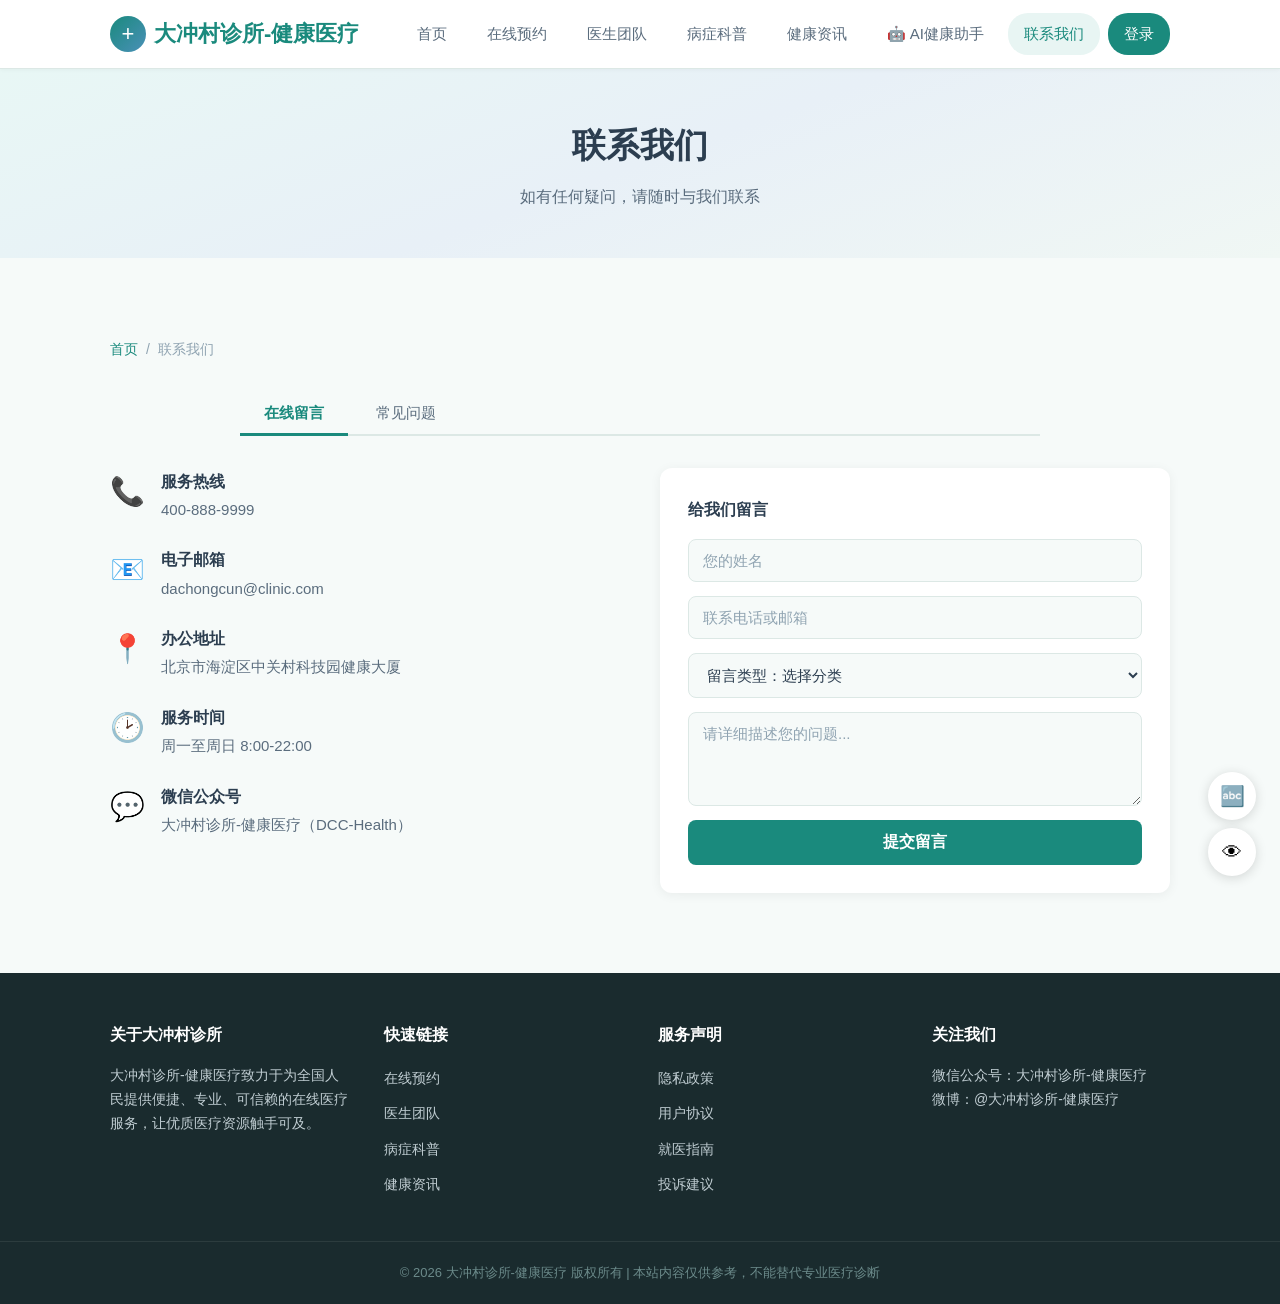
<file: contact.html>
<!DOCTYPE html>
<html lang="zh-CN">
<head>
<meta charset="UTF-8">
<meta name="viewport" content="width=device-width, initial-scale=1.0">
<title>联系我们 - 大冲村诊所-健康医疗</title>
<link rel="stylesheet" href="css/style.css">
</head>
<body>

<header class="header">
  <div class="container header-inner">
    <a href="index.html" class="logo">
      <span class="logo-icon">+</span>
      <span class="logo-text">大冲村诊所-健康医疗</span>
    </a>
    <nav class="nav" id="nav">
      <a href="index.html" class="nav-link">首页</a>
      <a href="appointment.html" class="nav-link">在线预约</a>
      <a href="doctors.html" class="nav-link">医生团队</a>
      <a href="disease.html" class="nav-link">病症科普</a>
      <a href="news.html" class="nav-link">健康资讯</a>
      <a href="ai-health.html" class="nav-link">🤖 AI健康助手</a>
      <a href="contact.html" class="nav-link active">联系我们</a>
      <a href="login.html" class="nav-link nav-login" style="background:var(--primary);color:#fff;border-radius:20px;">登录</a>
    </nav>
    <button class="menu-toggle" id="menuToggle" aria-label="切换菜单">
      <span></span><span></span><span></span>
    </button>
  </div>
</header>

<section class="page-banner">
  <div class="container">
    <h1>联系我们</h1>
    <p>如有任何疑问，请随时与我们联系</p>
  </div>
</section>

<section class="section">
  <div class="container">
    <div class="breadcrumb">
      <a href="index.html">首页</a><span>/</span><span>联系我们</span>
    </div>

    <div class="tabs" style="max-width:800px;margin:0 auto 32px;">
      <button class="tab-btn active" data-tab="tab-contact">在线留言</button>
      <button class="tab-btn" data-tab="tab-faq">常见问题</button>
    </div>

    <div class="tab-content active" id="tab-contact">
      <div class="contact-grid">
        <div class="contact-info">
          <div class="contact-item">
            <span class="contact-icon">&#128222;</span>
            <div><strong>服务热线</strong><p>400-888-9999</p></div>
          </div>
          <div class="contact-item">
            <span class="contact-icon">&#128231;</span>
            <div><strong>电子邮箱</strong><p>dachongcun@clinic.com</p></div>
          </div>
          <div class="contact-item">
            <span class="contact-icon">&#128205;</span>
            <div><strong>办公地址</strong><p>北京市海淀区中关村科技园健康大厦</p></div>
          </div>
          <div class="contact-item">
            <span class="contact-icon">&#128337;</span>
            <div><strong>服务时间</strong><p>周一至周日 8:00-22:00</p></div>
          </div>
          <div class="contact-item">
            <span class="contact-icon">&#128172;</span>
            <div><strong>微信公众号</strong><p>大冲村诊所-健康医疗（DCC-Health）</p></div>
          </div>
        </div>
        <form class="contact-form" id="contactForm">
          <h4 style="margin-bottom:16px;">给我们留言</h4>
          <div class="form-group">
            <input type="text" placeholder="您的姓名" required>
          </div>
          <div class="form-group">
            <input type="text" placeholder="联系电话或邮箱" required>
          </div>
          <div class="form-group">
            <select style="width:100%;padding:12px 14px;border:1.5px solid var(--border);border-radius:var(--radius-sm);font-size:15px;background:var(--bg);">
              <option>留言类型：选择分类</option>
              <option>预约咨询</option>
              <option>投诉建议</option>
              <option>合作申请</option>
              <option>其他</option>
            </select>
          </div>
          <div class="form-group">
            <textarea rows="4" placeholder="请详细描述您的问题..." required></textarea>
          </div>
          <button type="submit" class="btn btn-primary btn-block">提交留言</button>
        </form>
      </div>
    </div>

    <div class="tab-content" id="tab-faq">
      <div class="faq-list">
        <div class="faq-item">
          <div class="faq-q">如何在线预约挂号？</div>
          <div class="faq-a">您可以在首页点击"在线预约"或直接访问预约页面，选择科室→选择医生→选择时间→填写信息→确认预约，三步完成挂号。</div>
        </div>
        <div class="faq-item">
          <div class="faq-q">预约后如何取消？</div>
          <div class="faq-a">您可以在就诊前24小时内在个人中心取消预约。超过时间请拨打客服电话400-888-9999处理。预约未取消且未就诊视为爽约，可能影响后续预约功能。</div>
        </div>
        <div class="faq-item">
          <div class="faq-q">预约需要收费吗？</div>
          <div class="faq-a">平台本身不收取任何预约服务费用，您支付的仅为医院的挂号费。不同医院、不同级别医生的挂号费用不同，以医院公示价格为准。</div>
        </div>
        <div class="faq-item">
          <div class="faq-q">如何查看医生的评价？</div>
          <div class="faq-a">在医生详情页面，您可以查看其他患者对该医生的真实评价，包括星级评分、文字评论和标签（如"态度好""专业""耐心"等）。所有评价均来自真实就诊患者。</div>
        </div>
        <div class="faq-item">
          <div class="faq-q">平台的医生都来自哪些医院？</div>
          <div class="faq-a">合作医生主要来自全国三甲医院，覆盖北京协和医院、北京大学第三医院、上海华山医院、广东省中医院等千余家知名医疗机构。所有医生均经过实名认证和资质审核。</div>
        </div>
        <div class="faq-item">
          <div class="faq-q">个人隐私如何保障？</div>
          <div class="faq-a">我们严格遵守《个人信息保护法》，您的个人信息和健康数据均采用加密传输和存储，未经您的授权，我们不会向任何第三方泄露您的信息。</div>
        </div>
      </div>
    </div>
  </div>
</section>

<footer class="footer">
  <div class="container footer-inner">
    <div class="footer-col">
      <h4>关于大冲村诊所</h4>
      <p>大冲村诊所-健康医疗致力于为全国人民提供便捷、专业、可信赖的在线医疗服务，让优质医疗资源触手可及。</p>
    </div>
    <div class="footer-col">
      <h4>快速链接</h4>
      <ul>
        <li><a href="appointment.html">在线预约</a></li>
        <li><a href="doctors.html">医生团队</a></li>
        <li><a href="disease.html">病症科普</a></li>
        <li><a href="news.html">健康资讯</a></li>
      </ul>
    </div>
    <div class="footer-col">
      <h4>服务声明</h4>
      <ul>
        <li><a href="#">隐私政策</a></li>
        <li><a href="#">用户协议</a></li>
        <li><a href="#">就医指南</a></li>
        <li><a href="contact.html">投诉建议</a></li>
      </ul>
    </div>
    <div class="footer-col">
      <h4>关注我们</h4>
      <p>微信公众号：大冲村诊所-健康医疗</p>
      <p>微博：@大冲村诊所-健康医疗</p>
    </div>
  </div>
  <div class="footer-bottom">
    <p>&copy; 2026 大冲村诊所-健康医疗 版权所有 | 本站内容仅供参考，不能替代专业医疗诊断</p>
  </div>
</footer>

<div class="modal-overlay" id="modalOverlay">
  <div class="modal" role="dialog">
    <div class="modal-icon">&#10003;</div>
    <h3>提交成功！</h3>
    <p id="modalMsg">留言已提交，客服会在24小时内与您联系。</p>
    <p class="modal-tip">如有紧急问题，请拨打服务热线 400-888-9999</p>
    <button class="btn btn-primary" id="modalClose">知道了</button>
  </div>
</div>

<script src="js/main.js"></script>

<div class="a11y-toolbar">
  <button class="a11y-btn" data-a11y="font-size" title="字体放大">🔤<span class="a11y-tooltip">字体放大</span></button>
  <button class="a11y-btn" data-a11y="contrast" title="高对比度">👁<span class="a11y-tooltip">高对比度</span></button>
</div>
</body>
</html>
</file>
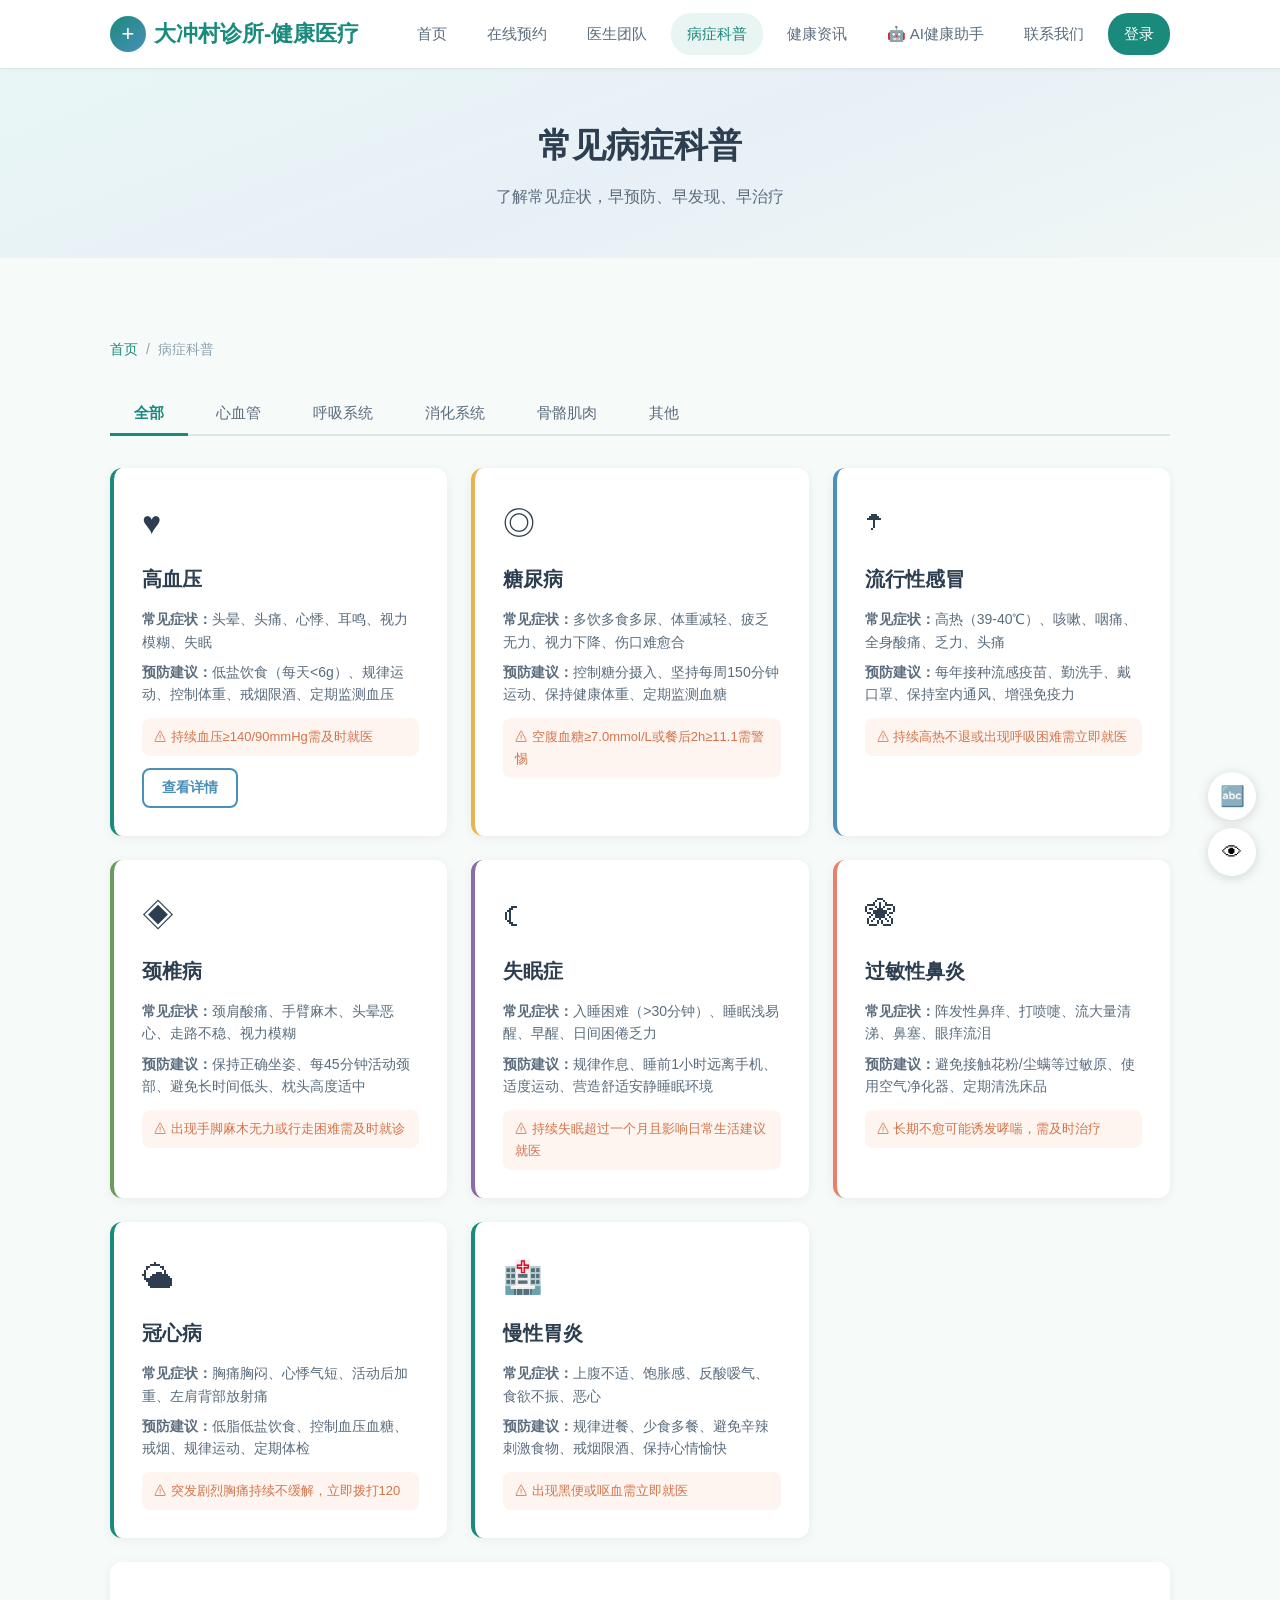
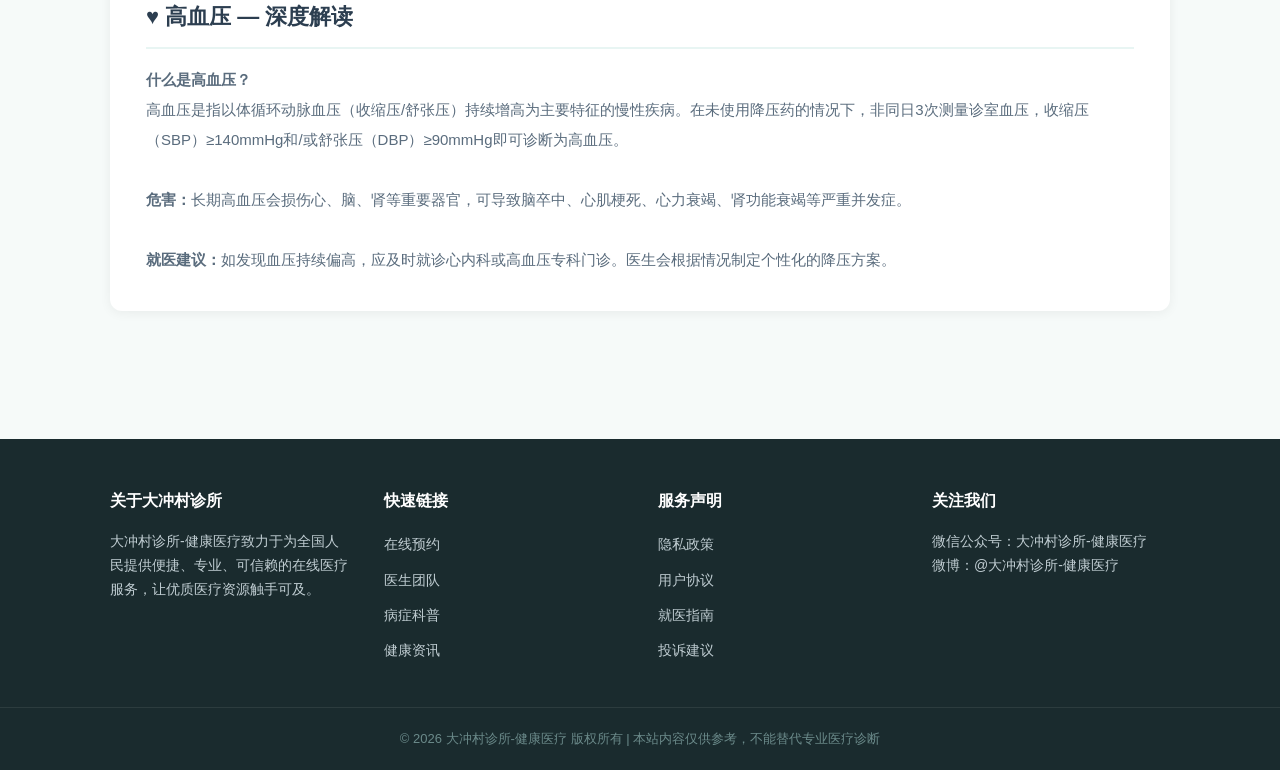
<file: disease.html>
<!DOCTYPE html>
<html lang="zh-CN">
<head>
<meta charset="UTF-8">
<meta name="viewport" content="width=device-width, initial-scale=1.0">
<title>病症科普 - 大冲村诊所-健康医疗</title>
<link rel="stylesheet" href="css/style.css">
</head>
<body>

<header class="header">
  <div class="container header-inner">
    <a href="index.html" class="logo">
      <span class="logo-icon">+</span>
      <span class="logo-text">大冲村诊所-健康医疗</span>
    </a>
    <nav class="nav" id="nav">
      <a href="index.html" class="nav-link">首页</a>
      <a href="appointment.html" class="nav-link">在线预约</a>
      <a href="doctors.html" class="nav-link">医生团队</a>
      <a href="disease.html" class="nav-link active">病症科普</a>
      <a href="news.html" class="nav-link">健康资讯</a>
      <a href="ai-health.html" class="nav-link">🤖 AI健康助手</a>
      <a href="contact.html" class="nav-link">联系我们</a>
      <a href="login.html" class="nav-link nav-login" style="background:var(--primary);color:#fff;border-radius:20px;">登录</a>
    </nav>
    <button class="menu-toggle" id="menuToggle" aria-label="切换菜单">
      <span></span><span></span><span></span>
    </button>
  </div>
</header>

<section class="page-banner">
  <div class="container">
    <h1>常见病症科普</h1>
    <p>了解常见症状，早预防、早发现、早治疗</p>
  </div>
</section>

<section class="section">
  <div class="container">
    <div class="breadcrumb">
      <a href="index.html">首页</a><span>/</span><span>病症科普</span>
    </div>

    <div class="tabs">
      <button class="tab-btn active" data-tab="tab-all">全部</button>
      <button class="tab-btn" data-tab="tab-cardio">心血管</button>
      <button class="tab-btn" data-tab="tab-respire">呼吸系统</button>
      <button class="tab-btn" data-tab="tab-digest">消化系统</button>
      <button class="tab-btn" data-tab="tab-bone">骨骼肌肉</button>
      <button class="tab-btn" data-tab="tab-other">其他</button>
    </div>

    <div class="tab-content active" id="tab-all">
      <div class="disease-grid">
        <div class="disease-card">
          <div class="disease-icon">&#9829;</div>
          <h4>高血压</h4>
          <p class="disease-symptoms"><strong>常见症状：</strong>头晕、头痛、心悸、耳鸣、视力模糊、失眠</p>
          <p class="disease-tips"><strong>预防建议：</strong>低盐饮食（每天<6g）、规律运动、控制体重、戒烟限酒、定期监测血压</p>
          <p class="disease-warning">&#9888; 持续血压≥140/90mmHg需及时就医</p>
          <div style="margin-top:12px;"><a href="#detail-hypertension" class="btn btn-sm btn-outline">查看详情</a></div>
        </div>
        <div class="disease-card">
          <div class="disease-icon">&#9678;</div>
          <h4>糖尿病</h4>
          <p class="disease-symptoms"><strong>常见症状：</strong>多饮多食多尿、体重减轻、疲乏无力、视力下降、伤口难愈合</p>
          <p class="disease-tips"><strong>预防建议：</strong>控制糖分摄入、坚持每周150分钟运动、保持健康体重、定期监测血糖</p>
          <p class="disease-warning">&#9888; 空腹血糖≥7.0mmol/L或餐后2h≥11.1需警惕</p>
        </div>
        <div class="disease-card">
          <div class="disease-icon">&#9730;</div>
          <h4>流行性感冒</h4>
          <p class="disease-symptoms"><strong>常见症状：</strong>高热（39-40℃）、咳嗽、咽痛、全身酸痛、乏力、头痛</p>
          <p class="disease-tips"><strong>预防建议：</strong>每年接种流感疫苗、勤洗手、戴口罩、保持室内通风、增强免疫力</p>
          <p class="disease-warning">&#9888; 持续高热不退或出现呼吸困难需立即就医</p>
        </div>
        <div class="disease-card">
          <div class="disease-icon">&#9672;</div>
          <h4>颈椎病</h4>
          <p class="disease-symptoms"><strong>常见症状：</strong>颈肩酸痛、手臂麻木、头晕恶心、走路不稳、视力模糊</p>
          <p class="disease-tips"><strong>预防建议：</strong>保持正确坐姿、每45分钟活动颈部、避免长时间低头、枕头高度适中</p>
          <p class="disease-warning">&#9888; 出现手脚麻木无力或行走困难需及时就诊</p>
        </div>
        <div class="disease-card">
          <div class="disease-icon">&#9790;</div>
          <h4>失眠症</h4>
          <p class="disease-symptoms"><strong>常见症状：</strong>入睡困难（>30分钟）、睡眠浅易醒、早醒、日间困倦乏力</p>
          <p class="disease-tips"><strong>预防建议：</strong>规律作息、睡前1小时远离手机、适度运动、营造舒适安静睡眠环境</p>
          <p class="disease-warning">&#9888; 持续失眠超过一个月且影响日常生活建议就医</p>
        </div>
        <div class="disease-card">
          <div class="disease-icon">&#10048;</div>
          <h4>过敏性鼻炎</h4>
          <p class="disease-symptoms"><strong>常见症状：</strong>阵发性鼻痒、打喷嚏、流大量清涕、鼻塞、眼痒流泪</p>
          <p class="disease-tips"><strong>预防建议：</strong>避免接触花粉/尘螨等过敏原、使用空气净化器、定期清洗床品</p>
          <p class="disease-warning">&#9888; 长期不愈可能诱发哮喘，需及时治疗</p>
        </div>
        <div class="disease-card">
          <div class="disease-icon">&#127781;</div>
          <h4>冠心病</h4>
          <p class="disease-symptoms"><strong>常见症状：</strong>胸痛胸闷、心悸气短、活动后加重、左肩背部放射痛</p>
          <p class="disease-tips"><strong>预防建议：</strong>低脂低盐饮食、控制血压血糖、戒烟、规律运动、定期体检</p>
          <p class="disease-warning">&#9888; 突发剧烈胸痛持续不缓解，立即拨打120</p>
        </div>
        <div class="disease-card">
          <div class="disease-icon">&#127973;</div>
          <h4>慢性胃炎</h4>
          <p class="disease-symptoms"><strong>常见症状：</strong>上腹不适、饱胀感、反酸嗳气、食欲不振、恶心</p>
          <p class="disease-tips"><strong>预防建议：</strong>规律进餐、少食多餐、避免辛辣刺激食物、戒烟限酒、保持心情愉快</p>
          <p class="disease-warning">&#9888; 出现黑便或呕血需立即就医</p>
        </div>
      </div>
    </div>

    <div class="detail-section">
      <div class="detail-card" id="detail-hypertension">
        <h3>&#9829; 高血压 — 深度解读</h3>
        <p style="font-size:15px;line-height:2;color:var(--text-light);">
          <strong>什么是高血压？</strong><br>
          高血压是指以体循环动脉血压（收缩压/舒张压）持续增高为主要特征的慢性疾病。在未使用降压药的情况下，非同日3次测量诊室血压，收缩压（SBP）≥140mmHg和/或舒张压（DBP）≥90mmHg即可诊断为高血压。<br><br>
          <strong>危害：</strong>长期高血压会损伤心、脑、肾等重要器官，可导致脑卒中、心肌梗死、心力衰竭、肾功能衰竭等严重并发症。<br><br>
          <strong>就医建议：</strong>如发现血压持续偏高，应及时就诊心内科或高血压专科门诊。医生会根据情况制定个性化的降压方案。
        </p>
      </div>
    </div>
  </div>
</section>

<footer class="footer">
  <div class="container footer-inner">
    <div class="footer-col">
      <h4>关于大冲村诊所</h4>
      <p>大冲村诊所-健康医疗致力于为全国人民提供便捷、专业、可信赖的在线医疗服务，让优质医疗资源触手可及。</p>
    </div>
    <div class="footer-col">
      <h4>快速链接</h4>
      <ul>
        <li><a href="appointment.html">在线预约</a></li>
        <li><a href="doctors.html">医生团队</a></li>
        <li><a href="disease.html">病症科普</a></li>
        <li><a href="news.html">健康资讯</a></li>
      </ul>
    </div>
    <div class="footer-col">
      <h4>服务声明</h4>
      <ul>
        <li><a href="#">隐私政策</a></li>
        <li><a href="#">用户协议</a></li>
        <li><a href="#">就医指南</a></li>
        <li><a href="contact.html">投诉建议</a></li>
      </ul>
    </div>
    <div class="footer-col">
      <h4>关注我们</h4>
      <p>微信公众号：大冲村诊所-健康医疗</p>
      <p>微博：@大冲村诊所-健康医疗</p>
    </div>
  </div>
  <div class="footer-bottom">
    <p>&copy; 2026 大冲村诊所-健康医疗 版权所有 | 本站内容仅供参考，不能替代专业医疗诊断</p>
  </div>
</footer>

<script src="js/main.js"></script>

<div class="a11y-toolbar">
  <button class="a11y-btn" data-a11y="font-size" title="字体放大">🔤<span class="a11y-tooltip">字体放大</span></button>
  <button class="a11y-btn" data-a11y="contrast" title="高对比度">👁<span class="a11y-tooltip">高对比度</span></button>
</div>
</body>
</html>
</file>
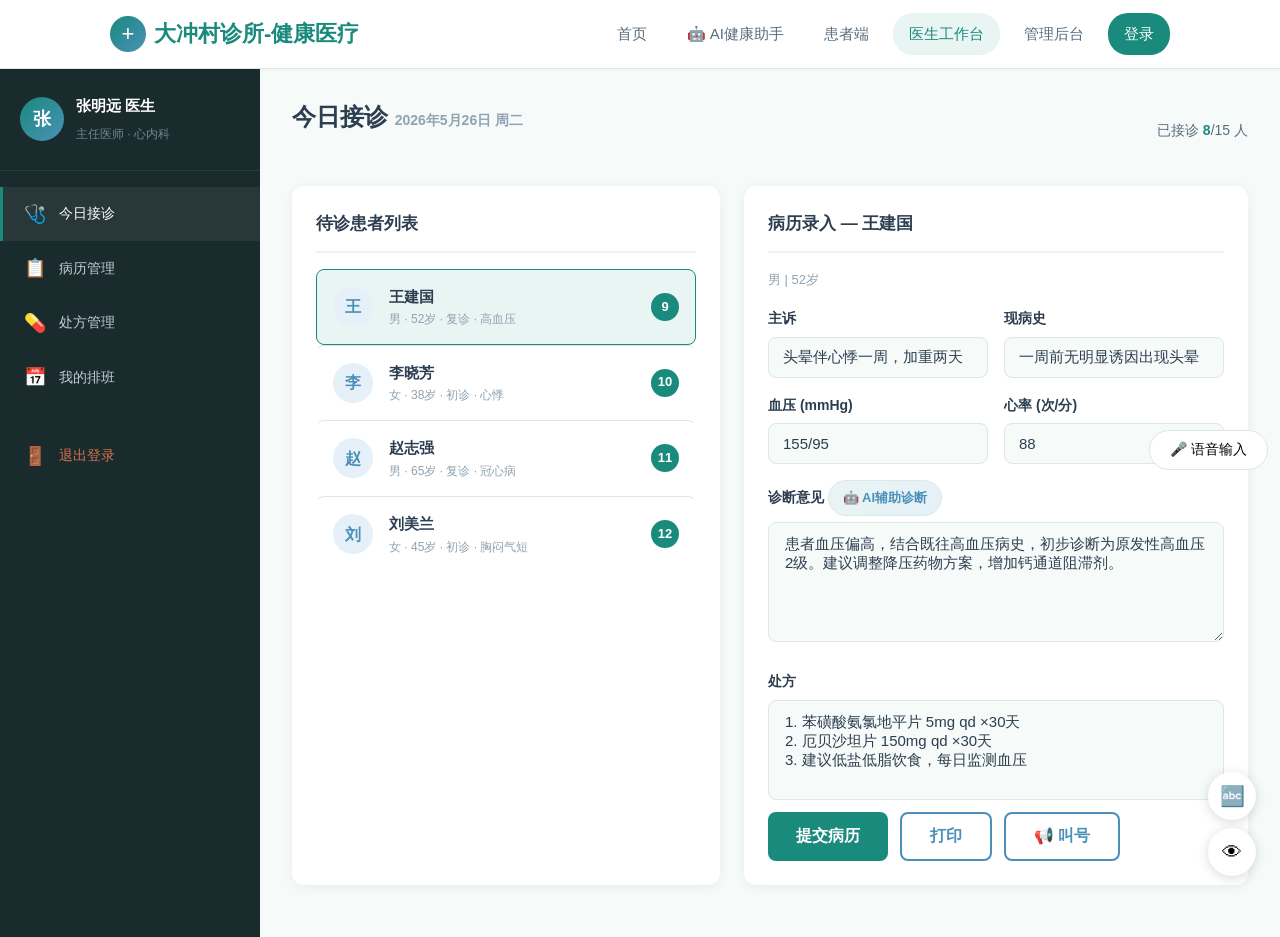
<file: doctor-workstation.html>
<!DOCTYPE html>
<html lang="zh-CN">
<head>
<meta charset="UTF-8">
<meta name="viewport" content="width=device-width, initial-scale=1.0">
<title>医生工作台 - 大冲村诊所-健康医疗</title>
<link rel="stylesheet" href="css/style.css">
</head>
<body>

<header class="header">
  <div class="container header-inner">
    <a href="index.html" class="logo">
      <span class="logo-icon">+</span>
      <span class="logo-text">大冲村诊所-健康医疗</span>
    </a>
    <nav class="nav" id="nav">
      <a href="index.html" class="nav-link">首页</a>
      <a href="ai-health.html" class="nav-link">🤖 AI健康助手</a>
      <a href="patient-dashboard.html" class="nav-link">患者端</a>
      <a href="doctor-workstation.html" class="nav-link active">医生工作台</a>
      <a href="admin-panel.html" class="nav-link">管理后台</a>
      <a href="login.html" class="nav-link nav-login" style="background:var(--primary);color:#fff;border-radius:20px;">登录</a>
    </nav>
    <button class="menu-toggle" id="menuToggle" aria-label="切换菜单">
      <span></span><span></span><span></span>
    </button>
  </div>
</header>

<div class="dashboard-layout">
  <aside class="dashboard-sidebar">
    <div class="sidebar-user">
      <div class="sidebar-avatar">张</div>
      <div class="sidebar-user-info">
        <strong>张明远 医生</strong>
        <span>主任医师 · 心内科</span>
      </div>
    </div>
    <nav class="dashboard-nav">
      <a href="#" class="active" data-section="today"><span class="nav-icon">🩺</span>今日接诊</a>
      <a href="#" data-section="records"><span class="nav-icon">📋</span>病历管理</a>
      <a href="#" data-section="prescriptions"><span class="nav-icon">💊</span>处方管理</a>
      <a href="#" data-section="schedule"><span class="nav-icon">📅</span>我的排班</a>
      <a href="#" id="logoutBtn" style="margin-top:24px;color:#d4734a;"><span class="nav-icon">🚪</span>退出登录</a>
    </nav>
  </aside>

  <main class="dashboard-main">
    <!-- Today's patients -->
    <div class="admin-section" id="section-today">
      <div class="workstation-header">
        <h2>今日接诊 <span style="font-size:14px;color:var(--text-muted);">2026年5月26日 周二</span></h2>
        <div>
          <span style="font-size:14px;color:var(--text-light);">已接诊 <strong style="color:var(--primary);">8</strong>/15 人</span>
        </div>
      </div>

      <div class="workstation-grid">
        <div class="workstation-panel">
          <h3>待诊患者列表</h3>
          <div class="patient-list">
            <div class="patient-list-item selected" data-name="王建国" data-age="52" data-gender="男">
              <div class="patient-avatar">王</div>
              <div class="patient-info">
                <div class="patient-name">王建国</div>
                <div class="patient-meta">男 · 52岁 · 复诊 · 高血压</div>
              </div>
              <div class="queue-num">9</div>
            </div>
            <div class="patient-list-item" data-name="李晓芳" data-age="38" data-gender="女">
              <div class="patient-avatar">李</div>
              <div class="patient-info">
                <div class="patient-name">李晓芳</div>
                <div class="patient-meta">女 · 38岁 · 初诊 · 心悸</div>
              </div>
              <div class="queue-num">10</div>
            </div>
            <div class="patient-list-item" data-name="赵志强" data-age="65" data-gender="男">
              <div class="patient-avatar">赵</div>
              <div class="patient-info">
                <div class="patient-name">赵志强</div>
                <div class="patient-meta">男 · 65岁 · 复诊 · 冠心病</div>
              </div>
              <div class="queue-num">11</div>
            </div>
            <div class="patient-list-item" data-name="刘美兰" data-age="45" data-gender="女">
              <div class="patient-avatar">刘</div>
              <div class="patient-info">
                <div class="patient-name">刘美兰</div>
                <div class="patient-meta">女 · 45岁 · 初诊 · 胸闷气短</div>
              </div>
              <div class="queue-num">12</div>
            </div>
          </div>
        </div>

        <div class="workstation-panel">
          <h3>病历录入 — <span id="selectedPatientName">王建国</span></h3>
          <p style="font-size:13px;color:var(--text-muted);margin-bottom:16px;" id="selectedPatientInfo">男 | 52岁</p>

          <form class="record-form" onsubmit="event.preventDefault();">
            <div class="form-row">
              <div class="form-group">
                <label>主诉</label>
                <input type="text" id="chiefComplaint" placeholder="患者主要症状描述" value="头晕伴心悸一周，加重两天">
              </div>
              <div class="form-group">
                <label>现病史</label>
                <input type="text" placeholder="发病时间、诱因、症状变化" value="一周前无明显诱因出现头晕">
              </div>
            </div>
            <div class="form-row">
              <div class="form-group"><label>血压 (mmHg)</label><input type="text" value="155/95"></div>
              <div class="form-group"><label>心率 (次/分)</label><input type="text" value="88"></div>
            </div>
            <div class="form-group" style="margin-bottom:12px;">
              <label>诊断意见 <span class="ai-assist-badge" id="aiAssistBtn">🤖 AI辅助诊断</span></label>
              <textarea id="recordText" placeholder="请输入诊断意见...">患者血压偏高，结合既往高血压病史，初步诊断为原发性高血压2级。建议调整降压药物方案，增加钙通道阻滞剂。</textarea>
            </div>
            <div style="display:flex;gap:12px;align-items:center;flex-wrap:wrap;margin-bottom:16px;">
              <button class="quick-action-btn voice-btn" type="button" id="voiceRecordBtn" data-target="recordText">🎤 语音输入</button>
            </div>
            <div class="form-group" style="margin-bottom:12px;">
              <label>处方</label>
              <textarea placeholder="开具处方..." style="min-height:100px;">1. 苯磺酸氨氯地平片 5mg qd ×30天
2. 厄贝沙坦片 150mg qd ×30天
3. 建议低盐低脂饮食，每日监测血压</textarea>
            </div>
            <div style="display:flex;gap:12px;">
              <button type="button" class="btn btn-primary" id="recordSubmit">提交病历</button>
              <button type="button" class="btn btn-outline" onclick="window.print()">打印</button>
              <button type="button" class="btn btn-outline" onclick="showToast('已叫号：王建国','success')">📢 叫号</button>
            </div>
          </form>
        </div>
      </div>
    </div>

    <!-- Records -->
    <div class="admin-section" id="section-records" style="display:none;">
      <h2>病历管理</h2>
      <div class="filter-bar">
        <div class="search-box"><input type="text" placeholder="搜索患者姓名或病历编号..."></div>
        <select><option>全部日期</option><option>本周</option><option>本月</option></select>
        <select><option>全部类型</option><option>初诊</option><option>复诊</option></select>
      </div>
      <div class="data-table-wrapper">
        <div class="table-responsive">
          <table class="data-table">
            <thead><tr><th>病历编号</th><th>患者</th><th>诊断</th><th>日期</th><th>类型</th><th>操作</th></tr></thead>
            <tbody>
              <tr><td>MR20260526001</td><td>王建国</td><td>原发性高血压2级</td><td>2026-05-26</td><td><span class="status-badge info">复诊</span></td><td><button class="btn btn-sm btn-outline">查看</button></td></tr>
              <tr><td>MR20260525003</td><td>陈小红</td><td>冠心病</td><td>2026-05-25</td><td><span class="status-badge warning">初诊</span></td><td><button class="btn btn-sm btn-outline">查看</button></td></tr>
              <tr><td>MR20260525002</td><td>周伟</td><td>心律失常</td><td>2026-05-25</td><td><span class="status-badge info">复诊</span></td><td><button class="btn btn-sm btn-outline">查看</button></td></tr>
            </tbody>
          </table>
        </div>
      </div>
    </div>

    <!-- Prescriptions -->
    <div class="admin-section" id="section-prescriptions" style="display:none;">
      <h2>处方管理</h2>
      <div class="data-table-wrapper">
        <div class="table-responsive">
          <table class="data-table">
            <thead><tr><th>处方编号</th><th>患者</th><th>药品</th><th>开具日期</th><th>状态</th><th>操作</th></tr></thead>
            <tbody>
              <tr><td>RX20260526001</td><td>王建国</td><td>苯磺酸氨氯地平片、厄贝沙坦片</td><td>2026-05-26</td><td><span class="status-badge info">已开具</span></td><td><button class="btn btn-sm btn-outline">查看</button></td></tr>
              <tr><td>RX20260525001</td><td>陈小红</td><td>阿司匹林肠溶片、瑞舒伐他汀</td><td>2026-05-25</td><td><span class="status-badge success">已取药</span></td><td><button class="btn btn-sm btn-outline">查看</button></td></tr>
            </tbody>
          </table>
        </div>
      </div>
    </div>

    <!-- Schedule -->
    <div class="admin-section" id="section-schedule" style="display:none;">
      <h2>我的排班</h2>
      <div class="data-table-wrapper">
        <div class="table-responsive">
          <table class="data-table">
            <thead><tr><th>日期</th><th>时段</th><th>科室</th><th>号源总数</th><th>已预约</th><th>剩余</th></tr></thead>
            <tbody>
              <tr><td>2026-05-26 (周二)</td><td>上午 08:00-12:00</td><td>心内科</td><td>15</td><td>15</td><td><span class="status-badge danger">0</span></td></tr>
              <tr><td>2026-05-27 (周三)</td><td>全天 08:00-17:00</td><td>心内科</td><td>30</td><td>22</td><td><span class="status-badge warning">8</span></td></tr>
              <tr><td>2026-05-28 (周四)</td><td>上午 08:00-12:00</td><td>心内科</td><td>15</td><td>5</td><td><span class="status-badge success">10</span></td></tr>
              <tr><td>2026-05-29 (周五)</td><td>下午 13:00-17:00</td><td>心内科</td><td>15</td><td>0</td><td><span class="status-badge success">15</span></td></tr>
            </tbody>
          </table>
        </div>
      </div>
    </div>
  </main>
</div>

<div class="modal-overlay" id="modalOverlay">
  <div class="modal" role="dialog">
    <div class="modal-icon">&#10003;</div>
    <h3>病历提交成功！</h3>
    <p id="modalMsg">病历已保存，处方已发送至药房审核。</p>
    <p class="modal-tip">请继续接诊下一位患者</p>
    <button class="btn btn-primary" id="modalClose">知道了</button>
  </div>
</div>

<div class="a11y-toolbar">
  <button class="a11y-btn" data-a11y="font-size" title="字体放大">🔤<span class="a11y-tooltip">字体放大</span></button>
  <button class="a11y-btn" data-a11y="contrast" title="高对比度">👁<span class="a11y-tooltip">高对比度</span></button>
</div>

<script src="js/main.js"></script>
<script>
(function() {
  var navLinks = document.querySelectorAll('.dashboard-nav a[data-section]');
  navLinks.forEach(function(link) {
    link.addEventListener('click', function(e) {
      e.preventDefault();
      navLinks.forEach(function(l) { l.classList.remove('active'); });
      this.classList.add('active');
      var sectionId = this.getAttribute('data-section');
      document.querySelectorAll('.admin-section').forEach(function(s) { s.style.display = 'none'; });
      var target = document.getElementById('section-' + sectionId);
      if (target) target.style.display = 'block';
    });
  });
})();
</script>
</body>
</html>
</file>
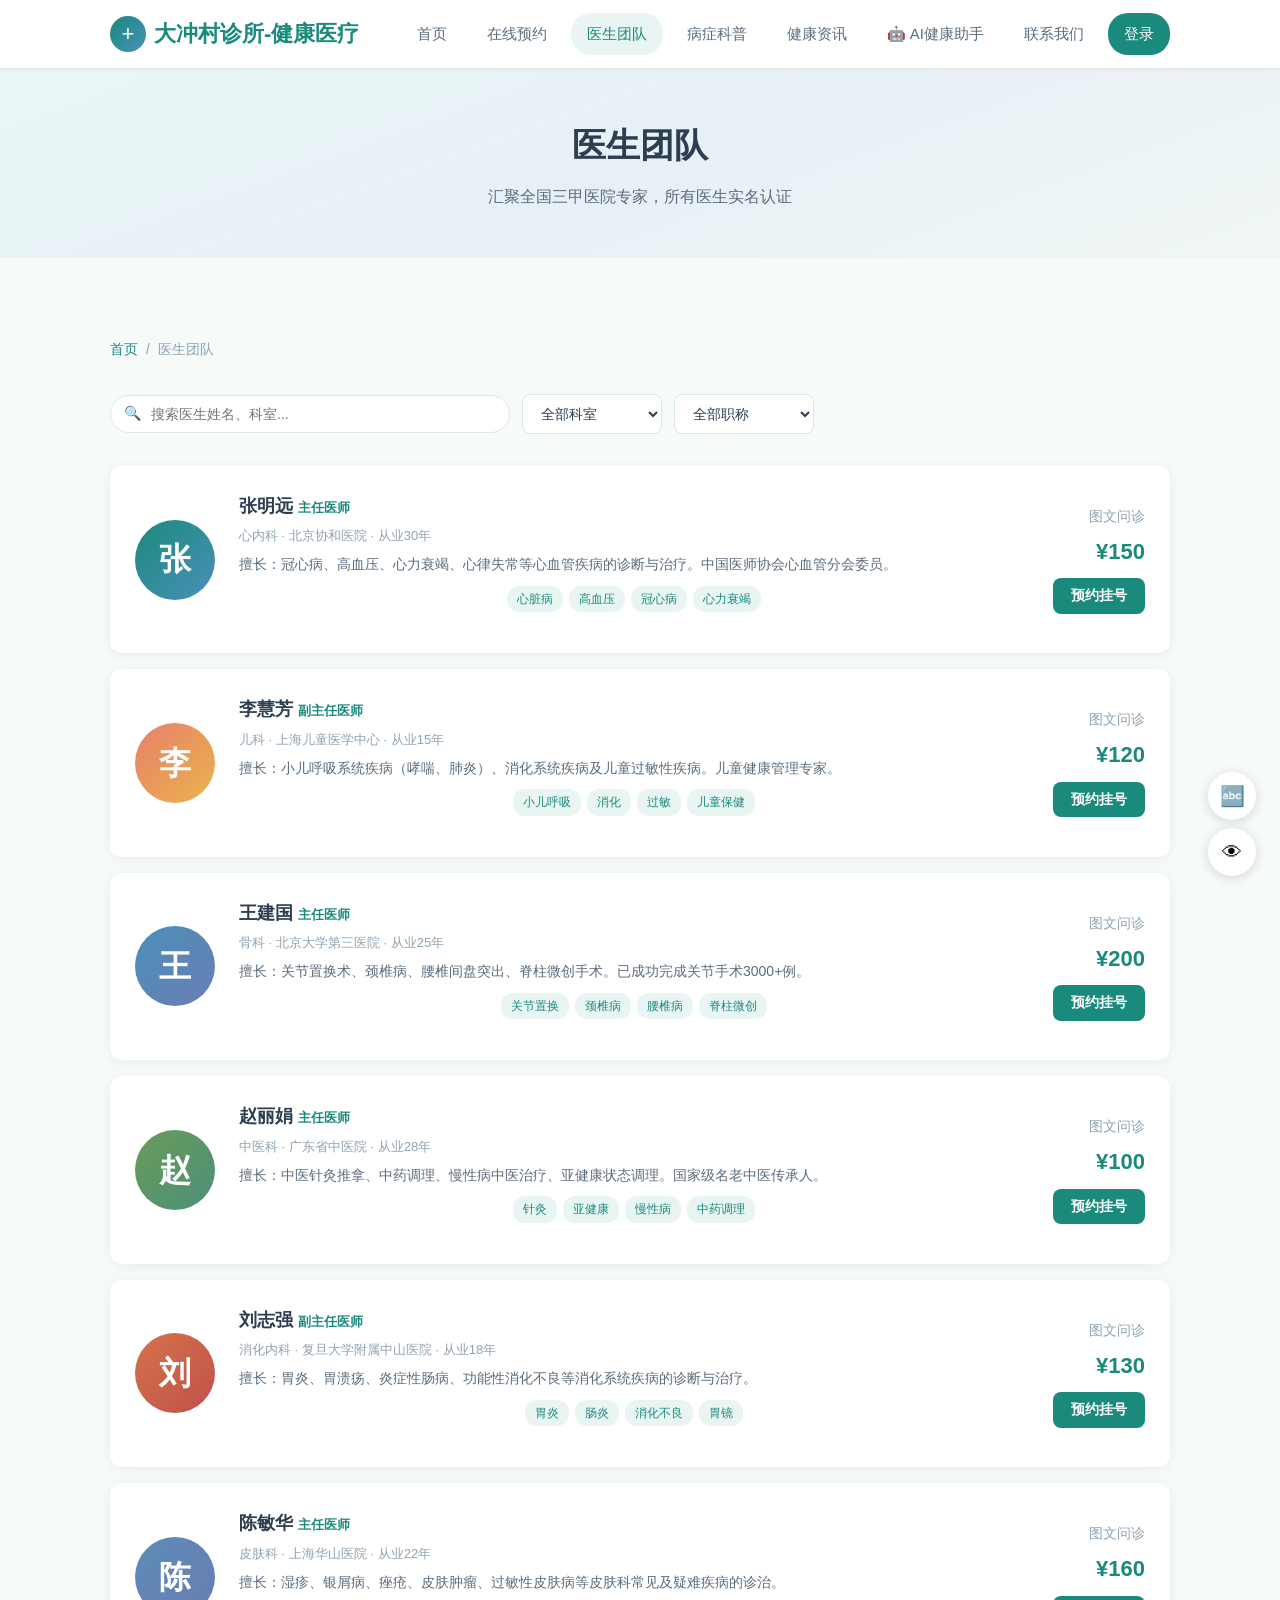
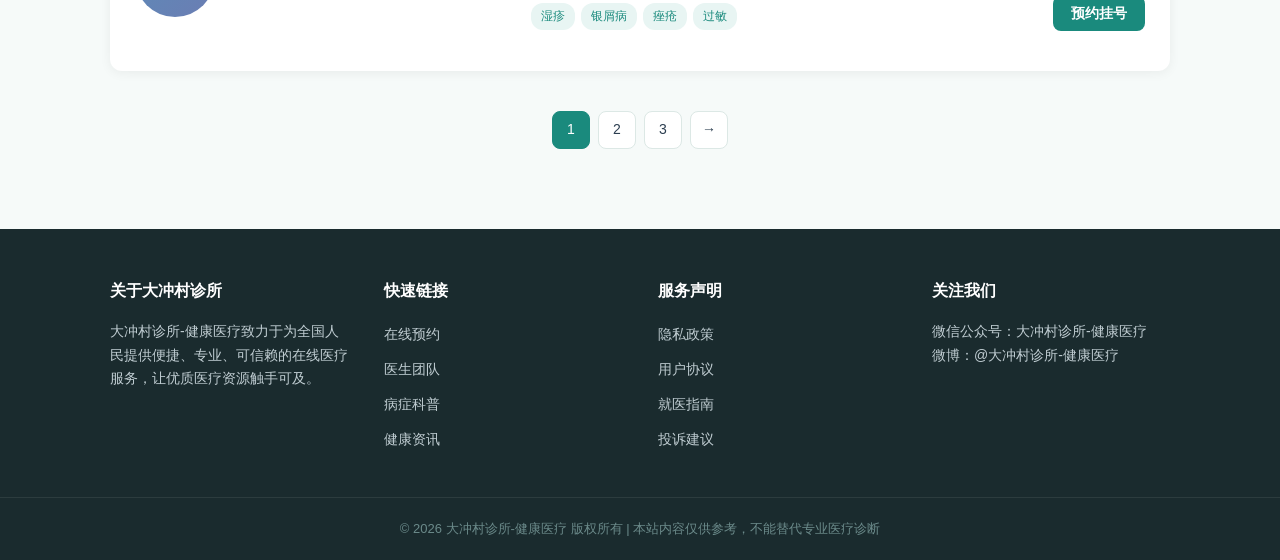
<file: doctors.html>
<!DOCTYPE html>
<html lang="zh-CN">
<head>
<meta charset="UTF-8">
<meta name="viewport" content="width=device-width, initial-scale=1.0">
<title>医生团队 - 大冲村诊所-健康医疗</title>
<link rel="stylesheet" href="css/style.css">
</head>
<body>

<header class="header">
  <div class="container header-inner">
    <a href="index.html" class="logo">
      <span class="logo-icon">+</span>
      <span class="logo-text">大冲村诊所-健康医疗</span>
    </a>
    <nav class="nav" id="nav">
      <a href="index.html" class="nav-link">首页</a>
      <a href="appointment.html" class="nav-link">在线预约</a>
      <a href="doctors.html" class="nav-link active">医生团队</a>
      <a href="disease.html" class="nav-link">病症科普</a>
      <a href="news.html" class="nav-link">健康资讯</a>
      <a href="ai-health.html" class="nav-link">🤖 AI健康助手</a>
      <a href="contact.html" class="nav-link">联系我们</a>
      <a href="login.html" class="nav-link nav-login" style="background:var(--primary);color:#fff;border-radius:20px;">登录</a>
    </nav>
    <button class="menu-toggle" id="menuToggle" aria-label="切换菜单">
      <span></span><span></span><span></span>
    </button>
  </div>
</header>

<section class="page-banner">
  <div class="container">
    <h1>医生团队</h1>
    <p>汇聚全国三甲医院专家，所有医生实名认证</p>
  </div>
</section>

<section class="section">
  <div class="container">
    <div class="breadcrumb">
      <a href="index.html">首页</a><span>/</span><span>医生团队</span>
    </div>

    <div class="filter-bar">
      <div class="search-box"><input type="text" placeholder="搜索医生姓名、科室..."></div>
      <select>
        <option>全部科室</option><option>内科</option><option>外科</option>
        <option>儿科</option><option>妇科</option><option>骨科</option>
        <option>皮肤科</option><option>中医科</option><option>眼科</option>
      </select>
      <select>
        <option>全部职称</option><option>主任医师</option><option>副主任医师</option><option>主治医师</option>
      </select>
    </div>

    <div class="doctor-list-item">
      <div class="doctor-list-avatar dr-1">张</div>
      <div class="doctor-list-info">
        <h4>张明远 <span style="font-size:13px;color:var(--primary);">主任医师</span></h4>
        <p class="meta">心内科 · 北京协和医院 · 从业30年</p>
        <p class="desc">擅长：冠心病、高血压、心力衰竭、心律失常等心血管疾病的诊断与治疗。中国医师协会心血管分会委员。</p>
        <div class="doctor-tags">
          <span>心脏病</span><span>高血压</span><span>冠心病</span><span>心力衰竭</span>
        </div>
      </div>
      <div class="doctor-list-right">
        <p class="price">图文问诊</p>
        <p class="fee">¥150</p>
        <a href="appointment.html" class="btn btn-primary btn-sm" style="margin-top:8px;">预约挂号</a>
      </div>
    </div>

    <div class="doctor-list-item">
      <div class="doctor-list-avatar dr-2">李</div>
      <div class="doctor-list-info">
        <h4>李慧芳 <span style="font-size:13px;color:var(--primary);">副主任医师</span></h4>
        <p class="meta">儿科 · 上海儿童医学中心 · 从业15年</p>
        <p class="desc">擅长：小儿呼吸系统疾病（哮喘、肺炎）、消化系统疾病及儿童过敏性疾病。儿童健康管理专家。</p>
        <div class="doctor-tags">
          <span>小儿呼吸</span><span>消化</span><span>过敏</span><span>儿童保健</span>
        </div>
      </div>
      <div class="doctor-list-right">
        <p class="price">图文问诊</p>
        <p class="fee">¥120</p>
        <a href="appointment.html" class="btn btn-primary btn-sm" style="margin-top:8px;">预约挂号</a>
      </div>
    </div>

    <div class="doctor-list-item">
      <div class="doctor-list-avatar dr-3">王</div>
      <div class="doctor-list-info">
        <h4>王建国 <span style="font-size:13px;color:var(--primary);">主任医师</span></h4>
        <p class="meta">骨科 · 北京大学第三医院 · 从业25年</p>
        <p class="desc">擅长：关节置换术、颈椎病、腰椎间盘突出、脊柱微创手术。已成功完成关节手术3000+例。</p>
        <div class="doctor-tags">
          <span>关节置换</span><span>颈椎病</span><span>腰椎病</span><span>脊柱微创</span>
        </div>
      </div>
      <div class="doctor-list-right">
        <p class="price">图文问诊</p>
        <p class="fee">¥200</p>
        <a href="appointment.html" class="btn btn-primary btn-sm" style="margin-top:8px;">预约挂号</a>
      </div>
    </div>

    <div class="doctor-list-item">
      <div class="doctor-list-avatar dr-4">赵</div>
      <div class="doctor-list-info">
        <h4>赵丽娟 <span style="font-size:13px;color:var(--primary);">主任医师</span></h4>
        <p class="meta">中医科 · 广东省中医院 · 从业28年</p>
        <p class="desc">擅长：中医针灸推拿、中药调理、慢性病中医治疗、亚健康状态调理。国家级名老中医传承人。</p>
        <div class="doctor-tags">
          <span>针灸</span><span>亚健康</span><span>慢性病</span><span>中药调理</span>
        </div>
      </div>
      <div class="doctor-list-right">
        <p class="price">图文问诊</p>
        <p class="fee">¥100</p>
        <a href="appointment.html" class="btn btn-primary btn-sm" style="margin-top:8px;">预约挂号</a>
      </div>
    </div>

    <div class="doctor-list-item">
      <div class="doctor-list-avatar" style="background:linear-gradient(135deg,#d4734a,#c0504a);">刘</div>
      <div class="doctor-list-info">
        <h4>刘志强 <span style="font-size:13px;color:var(--primary);">副主任医师</span></h4>
        <p class="meta">消化内科 · 复旦大学附属中山医院 · 从业18年</p>
        <p class="desc">擅长：胃炎、胃溃疡、炎症性肠病、功能性消化不良等消化系统疾病的诊断与治疗。</p>
        <div class="doctor-tags">
          <span>胃炎</span><span>肠炎</span><span>消化不良</span><span>胃镜</span>
        </div>
      </div>
      <div class="doctor-list-right">
        <p class="price">图文问诊</p>
        <p class="fee">¥130</p>
        <a href="appointment.html" class="btn btn-primary btn-sm" style="margin-top:8px;">预约挂号</a>
      </div>
    </div>

    <div class="doctor-list-item">
      <div class="doctor-list-avatar" style="background:linear-gradient(135deg,#5b8cb8,#6b7db3);">陈</div>
      <div class="doctor-list-info">
        <h4>陈敏华 <span style="font-size:13px;color:var(--primary);">主任医师</span></h4>
        <p class="meta">皮肤科 · 上海华山医院 · 从业22年</p>
        <p class="desc">擅长：湿疹、银屑病、痤疮、皮肤肿瘤、过敏性皮肤病等皮肤科常见及疑难疾病的诊治。</p>
        <div class="doctor-tags">
          <span>湿疹</span><span>银屑病</span><span>痤疮</span><span>过敏</span>
        </div>
      </div>
      <div class="doctor-list-right">
        <p class="price">图文问诊</p>
        <p class="fee">¥160</p>
        <a href="appointment.html" class="btn btn-primary btn-sm" style="margin-top:8px;">预约挂号</a>
      </div>
    </div>

    <div class="pagination">
      <span class="active">1</span>
      <a href="#">2</a>
      <a href="#">3</a>
      <a href="#">→</a>
    </div>
  </div>
</section>

<footer class="footer">
  <div class="container footer-inner">
    <div class="footer-col">
      <h4>关于大冲村诊所</h4>
      <p>大冲村诊所-健康医疗致力于为全国人民提供便捷、专业、可信赖的在线医疗服务，让优质医疗资源触手可及。</p>
    </div>
    <div class="footer-col">
      <h4>快速链接</h4>
      <ul>
        <li><a href="appointment.html">在线预约</a></li>
        <li><a href="doctors.html">医生团队</a></li>
        <li><a href="disease.html">病症科普</a></li>
        <li><a href="news.html">健康资讯</a></li>
      </ul>
    </div>
    <div class="footer-col">
      <h4>服务声明</h4>
      <ul>
        <li><a href="#">隐私政策</a></li>
        <li><a href="#">用户协议</a></li>
        <li><a href="#">就医指南</a></li>
        <li><a href="contact.html">投诉建议</a></li>
      </ul>
    </div>
    <div class="footer-col">
      <h4>关注我们</h4>
      <p>微信公众号：大冲村诊所-健康医疗</p>
      <p>微博：@大冲村诊所-健康医疗</p>
    </div>
  </div>
  <div class="footer-bottom">
    <p>&copy; 2026 大冲村诊所-健康医疗 版权所有 | 本站内容仅供参考，不能替代专业医疗诊断</p>
  </div>
</footer>

<script src="js/main.js"></script>

<div class="a11y-toolbar">
  <button class="a11y-btn" data-a11y="font-size" title="字体放大">🔤<span class="a11y-tooltip">字体放大</span></button>
  <button class="a11y-btn" data-a11y="contrast" title="高对比度">👁<span class="a11y-tooltip">高对比度</span></button>
</div>
</body>
</html>
</file>
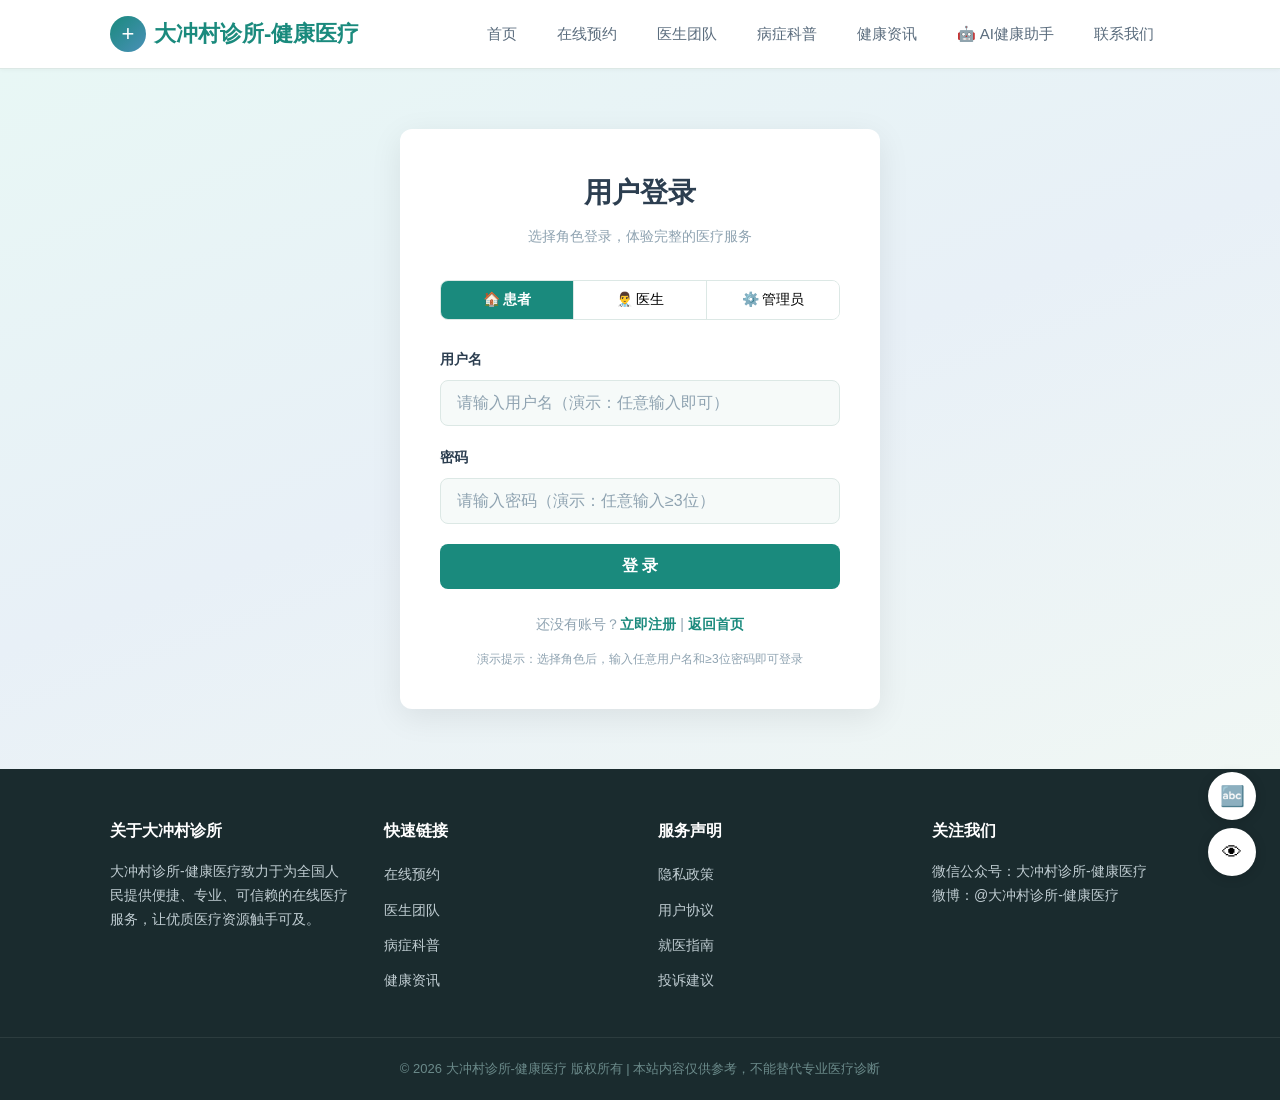
<file: login.html>
<!DOCTYPE html>
<html lang="zh-CN">
<head>
<meta charset="UTF-8">
<meta name="viewport" content="width=device-width, initial-scale=1.0">
<title>用户登录 - 大冲村诊所-健康医疗</title>
<link rel="stylesheet" href="css/style.css">
</head>
<body>

<header class="header">
  <div class="container header-inner">
    <a href="index.html" class="logo">
      <span class="logo-icon">+</span>
      <span class="logo-text">大冲村诊所-健康医疗</span>
    </a>
    <nav class="nav" id="nav">
      <a href="index.html" class="nav-link">首页</a>
      <a href="appointment.html" class="nav-link">在线预约</a>
      <a href="doctors.html" class="nav-link">医生团队</a>
      <a href="disease.html" class="nav-link">病症科普</a>
      <a href="news.html" class="nav-link">健康资讯</a>
      <a href="ai-health.html" class="nav-link">🤖 AI健康助手</a>
      <a href="contact.html" class="nav-link">联系我们</a>
    </nav>
    <button class="menu-toggle" id="menuToggle" aria-label="切换菜单">
      <span></span><span></span><span></span>
    </button>
  </div>
</header>

<section class="auth-section">
  <div class="auth-card">
    <h2>用户登录</h2>
    <p class="auth-subtitle">选择角色登录，体验完整的医疗服务</p>

    <div class="auth-role-tabs">
      <button class="auth-role-tab active" data-role="patient">🏠 患者</button>
      <button class="auth-role-tab" data-role="doctor">👨‍⚕️ 医生</button>
      <button class="auth-role-tab" data-role="admin">⚙️ 管理员</button>
    </div>

    <form id="loginForm">
      <div class="form-group">
        <label for="loginUsername">用户名</label>
        <input type="text" id="loginUsername" placeholder="请输入用户名（演示：任意输入即可）" autocomplete="username">
      </div>
      <div class="form-group">
        <label for="loginPassword">密码</label>
        <input type="password" id="loginPassword" placeholder="请输入密码（演示：任意输入≥3位）" autocomplete="current-password">
        <div class="auth-error" id="loginError"></div>
      </div>
      <button type="submit" class="btn btn-primary btn-block" style="margin-top:8px;">登 录</button>
    </form>

    <div class="auth-links">
      还没有账号？<a href="register.html">立即注册</a> | <a href="index.html">返回首页</a>
    </div>
    <p style="text-align:center;font-size:12px;color:var(--text-muted);margin-top:12px;">
      演示提示：选择角色后，输入任意用户名和≥3位密码即可登录
    </p>
  </div>
</section>

<footer class="footer">
  <div class="container footer-inner">
    <div class="footer-col">
      <h4>关于大冲村诊所</h4>
      <p>大冲村诊所-健康医疗致力于为全国人民提供便捷、专业、可信赖的在线医疗服务，让优质医疗资源触手可及。</p>
    </div>
    <div class="footer-col">
      <h4>快速链接</h4>
      <ul>
        <li><a href="appointment.html">在线预约</a></li>
        <li><a href="doctors.html">医生团队</a></li>
        <li><a href="disease.html">病症科普</a></li>
        <li><a href="news.html">健康资讯</a></li>
      </ul>
    </div>
    <div class="footer-col">
      <h4>服务声明</h4>
      <ul>
        <li><a href="#">隐私政策</a></li>
        <li><a href="#">用户协议</a></li>
        <li><a href="#">就医指南</a></li>
        <li><a href="contact.html">投诉建议</a></li>
      </ul>
    </div>
    <div class="footer-col">
      <h4>关注我们</h4>
      <p>微信公众号：大冲村诊所-健康医疗</p>
      <p>微博：@大冲村诊所-健康医疗</p>
    </div>
  </div>
  <div class="footer-bottom">
    <p>&copy; 2026 大冲村诊所-健康医疗 版权所有 | 本站内容仅供参考，不能替代专业医疗诊断</p>
  </div>
</footer>

<div class="a11y-toolbar">
  <button class="a11y-btn" data-a11y="font-size" title="字体放大">🔤<span class="a11y-tooltip">字体放大</span></button>
  <button class="a11y-btn" data-a11y="contrast" title="高对比度">👁<span class="a11y-tooltip">高对比度</span></button>
</div>

<script src="js/main.js"></script>
</body>
</html>
</file>
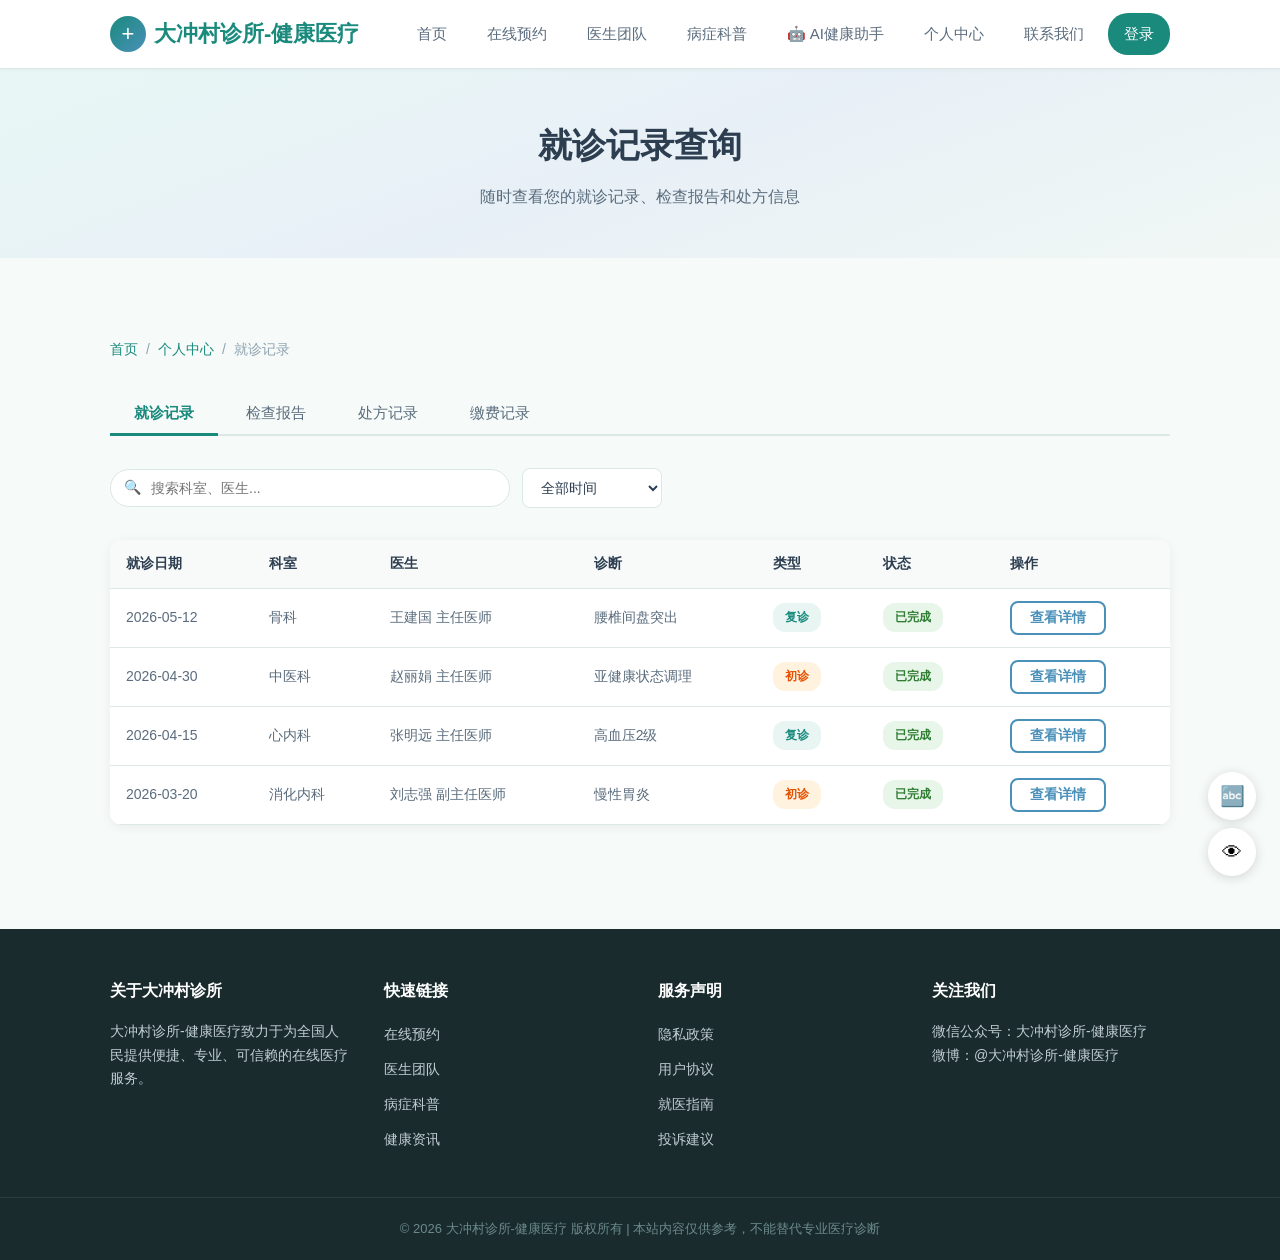
<file: medical-records.html>
<!DOCTYPE html>
<html lang="zh-CN">
<head>
<meta charset="UTF-8">
<meta name="viewport" content="width=device-width, initial-scale=1.0">
<title>就诊记录查询 - 大冲村诊所-健康医疗</title>
<link rel="stylesheet" href="css/style.css">
</head>
<body>

<header class="header">
  <div class="container header-inner">
    <a href="index.html" class="logo">
      <span class="logo-icon">+</span>
      <span class="logo-text">大冲村诊所-健康医疗</span>
    </a>
    <nav class="nav" id="nav">
      <a href="index.html" class="nav-link">首页</a>
      <a href="appointment.html" class="nav-link">在线预约</a>
      <a href="doctors.html" class="nav-link">医生团队</a>
      <a href="disease.html" class="nav-link">病症科普</a>
      <a href="ai-health.html" class="nav-link">🤖 AI健康助手</a>
      <a href="patient-dashboard.html" class="nav-link">个人中心</a>
      <a href="contact.html" class="nav-link">联系我们</a>
      <a href="login.html" class="nav-link nav-login" style="background:var(--primary);color:#fff;border-radius:20px;">登录</a>
    </nav>
    <button class="menu-toggle" id="menuToggle" aria-label="切换菜单">
      <span></span><span></span><span></span>
    </button>
  </div>
</header>

<section class="page-banner">
  <div class="container">
    <h1>就诊记录查询</h1>
    <p>随时查看您的就诊记录、检查报告和处方信息</p>
  </div>
</section>

<section class="section">
  <div class="container">
    <div class="breadcrumb">
      <a href="index.html">首页</a><span>/</span><a href="patient-dashboard.html">个人中心</a><span>/</span><span>就诊记录</span>
    </div>

    <div class="tabs">
      <button class="tab-btn active" data-tab="tab-visits">就诊记录</button>
      <button class="tab-btn" data-tab="tab-reports">检查报告</button>
      <button class="tab-btn" data-tab="tab-prescriptions">处方记录</button>
      <button class="tab-btn" data-tab="tab-bills">缴费记录</button>
    </div>

    <!-- 就诊记录 -->
    <div class="tab-content active" id="tab-visits">
      <div class="filter-bar">
        <div class="search-box"><input type="text" placeholder="搜索科室、医生..."></div>
        <select><option>全部时间</option><option>近1个月</option><option>近3个月</option><option>近1年</option></select>
      </div>
      <div class="data-table-wrapper">
        <div class="table-responsive">
          <table class="data-table">
            <thead><tr><th>就诊日期</th><th>科室</th><th>医生</th><th>诊断</th><th>类型</th><th>状态</th><th>操作</th></tr></thead>
            <tbody>
              <tr>
                <td>2026-05-12</td><td>骨科</td><td>王建国 主任医师</td><td>腰椎间盘突出</td>
                <td><span class="status-badge info">复诊</span></td><td><span class="status-badge success">已完成</span></td>
                <td><button class="btn btn-sm btn-outline" onclick="showToast('正在加载病历详情...','info')">查看详情</button></td>
              </tr>
              <tr>
                <td>2026-04-30</td><td>中医科</td><td>赵丽娟 主任医师</td><td>亚健康状态调理</td>
                <td><span class="status-badge warning">初诊</span></td><td><span class="status-badge success">已完成</span></td>
                <td><button class="btn btn-sm btn-outline" onclick="showToast('正在加载病历详情...','info')">查看详情</button></td>
              </tr>
              <tr>
                <td>2026-04-15</td><td>心内科</td><td>张明远 主任医师</td><td>高血压2级</td>
                <td><span class="status-badge info">复诊</span></td><td><span class="status-badge success">已完成</span></td>
                <td><button class="btn btn-sm btn-outline" onclick="showToast('正在加载病历详情...','info')">查看详情</button></td>
              </tr>
              <tr>
                <td>2026-03-20</td><td>消化内科</td><td>刘志强 副主任医师</td><td>慢性胃炎</td>
                <td><span class="status-badge warning">初诊</span></td><td><span class="status-badge success">已完成</span></td>
                <td><button class="btn btn-sm btn-outline" onclick="showToast('正在加载病历详情...','info')">查看详情</button></td>
              </tr>
            </tbody>
          </table>
        </div>
      </div>
    </div>

    <!-- 检查报告 -->
    <div class="tab-content" id="tab-reports">
      <div class="data-table-wrapper">
        <div class="table-responsive">
          <table class="data-table">
            <thead><tr><th>报告编号</th><th>检查项目</th><th>检查日期</th><th>科室</th><th>报告状态</th><th>操作</th></tr></thead>
            <tbody>
              <tr>
                <td>RPT20260512001</td><td>腰椎CT平扫</td><td>2026-05-12</td><td>骨科</td>
                <td><span class="status-badge success">已出具</span></td>
                <td><button class="btn btn-sm btn-outline">查看报告</button></td>
              </tr>
              <tr>
                <td>RPT20260415002</td><td>心电图 + 心脏彩超</td><td>2026-04-15</td><td>心内科</td>
                <td><span class="status-badge success">已出具</span></td>
                <td><button class="btn btn-sm btn-outline">查看报告</button></td>
              </tr>
              <tr>
                <td>RPT20260415003</td><td>血常规 + 生化全套</td><td>2026-04-15</td><td>心内科</td>
                <td><span class="status-badge success">已出具</span></td>
                <td><button class="btn btn-sm btn-outline">查看报告</button></td>
              </tr>
              <tr>
                <td>RPT20260320004</td><td>胃镜检查</td><td>2026-03-20</td><td>消化内科</td>
                <td><span class="status-badge success">已出具</span></td>
                <td><button class="btn btn-sm btn-outline">查看报告</button></td>
              </tr>
            </tbody>
          </table>
        </div>
      </div>
    </div>

    <!-- 处方记录 -->
    <div class="tab-content" id="tab-prescriptions">
      <div class="data-table-wrapper">
        <div class="table-responsive">
          <table class="data-table">
            <thead><tr><th>处方编号</th><th>药品名称</th><th>规格用量</th><th>开具日期</th><th>开具医生</th><th>状态</th></tr></thead>
            <tbody>
              <tr>
                <td>RX20260415001</td><td>苯磺酸氨氯地平片、厄贝沙坦片</td><td>qd×30天</td><td>2026-04-15</td><td>张明远</td>
                <td><span class="status-badge success">已取药</span></td>
              </tr>
              <tr>
                <td>RX20260320002</td><td>奥美拉唑肠溶胶囊、铝碳酸镁片</td><td>bid×14天</td><td>2026-03-20</td><td>刘志强</td>
                <td><span class="status-badge success">已取药</span></td>
              </tr>
            </tbody>
          </table>
        </div>
      </div>
    </div>

    <!-- 缴费记录 -->
    <div class="tab-content" id="tab-bills">
      <div class="data-table-wrapper">
        <div class="table-responsive">
          <table class="data-table">
            <thead><tr><th>账单编号</th><th>项目</th><th>金额</th><th>医保报销</th><th>自付</th><th>支付方式</th><th>日期</th><th>状态</th></tr></thead>
            <tbody>
              <tr>
                <td>BILL20260415001</td><td>心内科挂号+检查+药费</td><td>¥616.50</td><td>¥431.55</td><td>¥184.95</td><td>微信支付</td>
                <td>2026-04-15</td><td><span class="status-badge success">已支付</span></td>
              </tr>
              <tr>
                <td>BILL20260320002</td><td>消化内科挂号+检查+药费</td><td>¥425.00</td><td>¥297.50</td><td>¥127.50</td><td>支付宝</td>
                <td>2026-03-20</td><td><span class="status-badge success">已支付</span></td>
              </tr>
              <tr>
                <td>BILL20260526003</td><td>骨科复诊挂号费</td><td>¥50.00</td><td>¥35.00</td><td>¥15.00</td><td>—</td>
                <td>2026-05-26</td><td><span class="status-badge warning">待支付</span></td>
              </tr>
            </tbody>
          </table>
        </div>
      </div>
    </div>
  </div>
</section>

<footer class="footer">
  <div class="container footer-inner">
    <div class="footer-col"><h4>关于大冲村诊所</h4><p>大冲村诊所-健康医疗致力于为全国人民提供便捷、专业、可信赖的在线医疗服务。</p></div>
    <div class="footer-col"><h4>快速链接</h4><ul><li><a href="appointment.html">在线预约</a></li><li><a href="doctors.html">医生团队</a></li><li><a href="disease.html">病症科普</a></li><li><a href="news.html">健康资讯</a></li></ul></div>
    <div class="footer-col"><h4>服务声明</h4><ul><li><a href="#">隐私政策</a></li><li><a href="#">用户协议</a></li><li><a href="#">就医指南</a></li><li><a href="contact.html">投诉建议</a></li></ul></div>
    <div class="footer-col"><h4>关注我们</h4><p>微信公众号：大冲村诊所-健康医疗</p><p>微博：@大冲村诊所-健康医疗</p></div>
  </div>
  <div class="footer-bottom"><p>&copy; 2026 大冲村诊所-健康医疗 版权所有 | 本站内容仅供参考，不能替代专业医疗诊断</p></div>
</footer>

<div class="a11y-toolbar">
  <button class="a11y-btn" data-a11y="font-size" title="字体放大">🔤<span class="a11y-tooltip">字体放大</span></button>
  <button class="a11y-btn" data-a11y="contrast" title="高对比度">👁<span class="a11y-tooltip">高对比度</span></button>
</div>

<script src="js/main.js"></script>
</body>
</html>
</file>
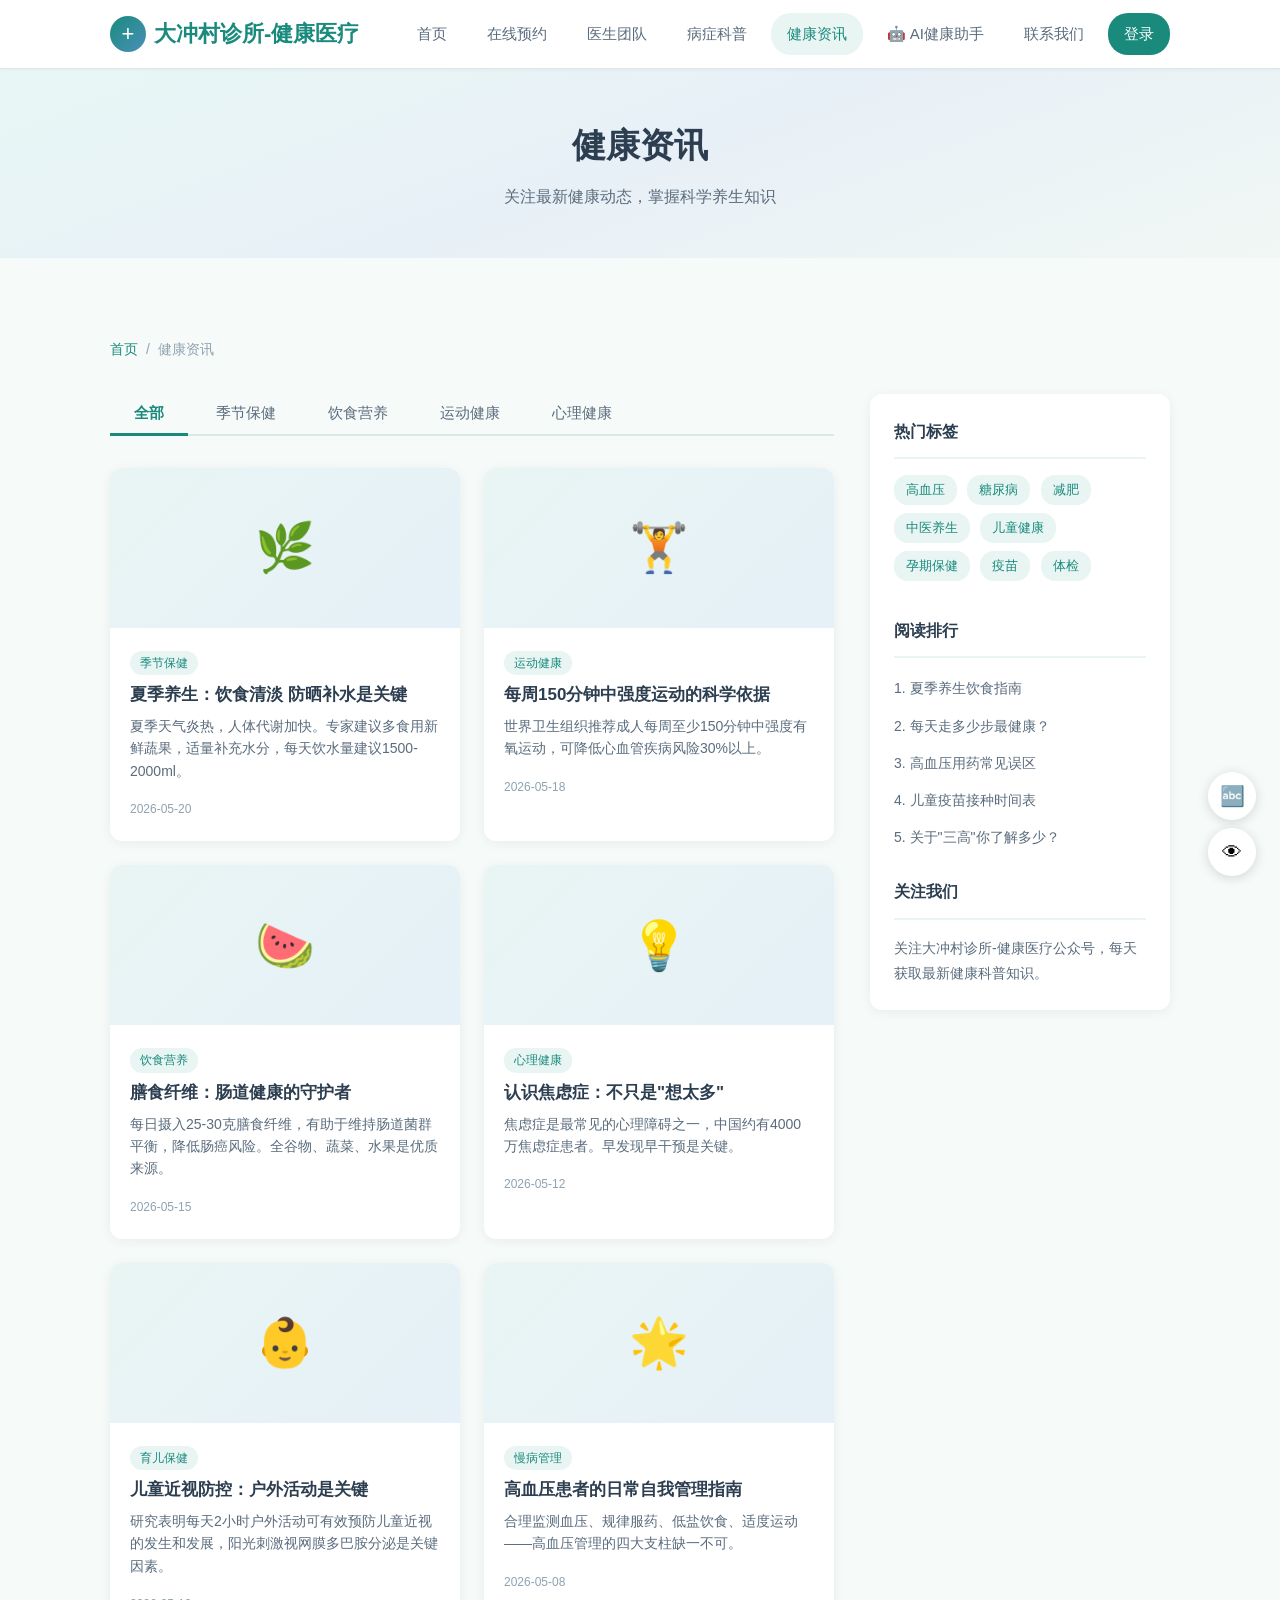
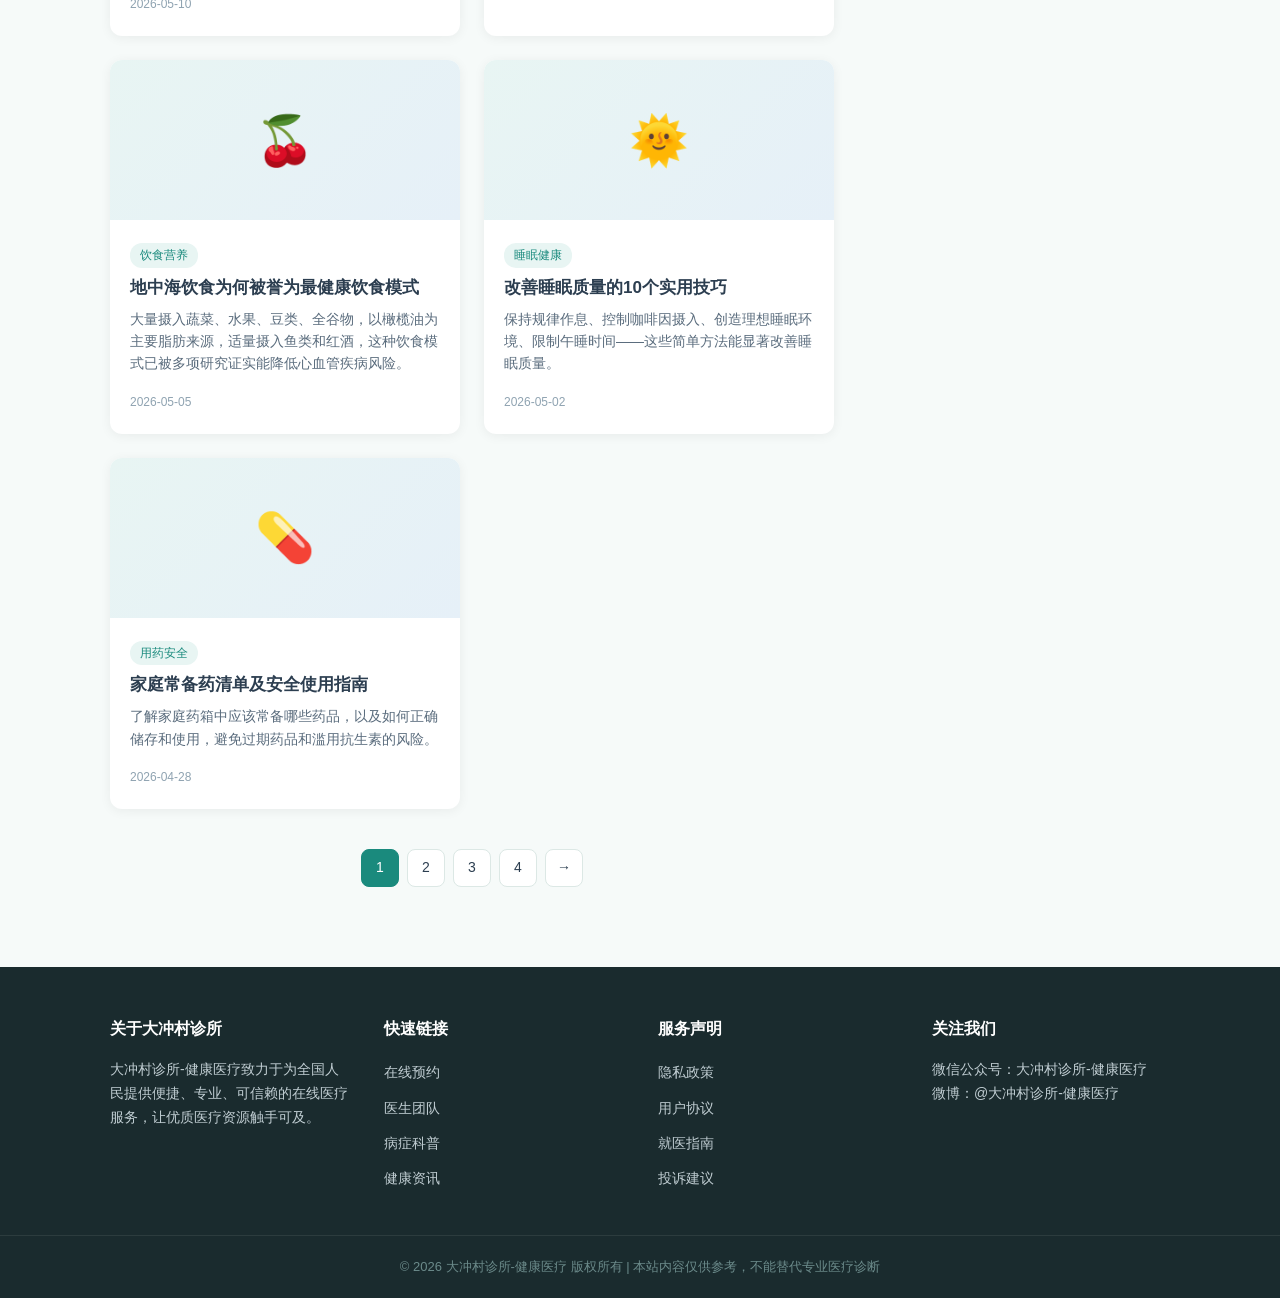
<file: news.html>
<!DOCTYPE html>
<html lang="zh-CN">
<head>
<meta charset="UTF-8">
<meta name="viewport" content="width=device-width, initial-scale=1.0">
<title>健康资讯 - 大冲村诊所-健康医疗</title>
<link rel="stylesheet" href="css/style.css">
</head>
<body>

<header class="header">
  <div class="container header-inner">
    <a href="index.html" class="logo">
      <span class="logo-icon">+</span>
      <span class="logo-text">大冲村诊所-健康医疗</span>
    </a>
    <nav class="nav" id="nav">
      <a href="index.html" class="nav-link">首页</a>
      <a href="appointment.html" class="nav-link">在线预约</a>
      <a href="doctors.html" class="nav-link">医生团队</a>
      <a href="disease.html" class="nav-link">病症科普</a>
      <a href="news.html" class="nav-link active">健康资讯</a>
      <a href="ai-health.html" class="nav-link">🤖 AI健康助手</a>
      <a href="contact.html" class="nav-link">联系我们</a>
      <a href="login.html" class="nav-link nav-login" style="background:var(--primary);color:#fff;border-radius:20px;">登录</a>
    </nav>
    <button class="menu-toggle" id="menuToggle" aria-label="切换菜单">
      <span></span><span></span><span></span>
    </button>
  </div>
</header>

<section class="page-banner">
  <div class="container">
    <h1>健康资讯</h1>
    <p>关注最新健康动态，掌握科学养生知识</p>
  </div>
</section>

<section class="section">
  <div class="container">
    <div class="breadcrumb">
      <a href="index.html">首页</a><span>/</span><span>健康资讯</span>
    </div>

    <div class="page-layout">
      <div class="main-content">
        <div class="tabs">
          <button class="tab-btn active" data-tab="news-all">全部</button>
          <button class="tab-btn" data-tab="news-season">季节保健</button>
          <button class="tab-btn" data-tab="news-diet">饮食营养</button>
          <button class="tab-btn" data-tab="news-sport">运动健康</button>
          <button class="tab-btn" data-tab="news-mind">心理健康</button>
        </div>

        <div class="news-grid">
          <article class="news-card">
            <a href="#" class="news-img-placeholder">&#127807;</a>
            <div class="news-body">
              <span class="news-tag">季节保健</span>
              <h4><a href="#">夏季养生：饮食清淡 防晒补水是关键</a></h4>
              <p>夏季天气炎热，人体代谢加快。专家建议多食用新鲜蔬果，适量补充水分，每天饮水量建议1500-2000ml。</p>
              <span class="news-date">2026-05-20</span>
            </div>
          </article>
          <article class="news-card">
            <a href="#" class="news-img-placeholder">&#127947;</a>
            <div class="news-body">
              <span class="news-tag">运动健康</span>
              <h4><a href="#">每周150分钟中强度运动的科学依据</a></h4>
              <p>世界卫生组织推荐成人每周至少150分钟中强度有氧运动，可降低心血管疾病风险30%以上。</p>
              <span class="news-date">2026-05-18</span>
            </div>
          </article>
          <article class="news-card">
            <a href="#" class="news-img-placeholder">&#127817;</a>
            <div class="news-body">
              <span class="news-tag">饮食营养</span>
              <h4><a href="#">膳食纤维：肠道健康的守护者</a></h4>
              <p>每日摄入25-30克膳食纤维，有助于维持肠道菌群平衡，降低肠癌风险。全谷物、蔬菜、水果是优质来源。</p>
              <span class="news-date">2026-05-15</span>
            </div>
          </article>
          <article class="news-card">
            <a href="#" class="news-img-placeholder">&#128161;</a>
            <div class="news-body">
              <span class="news-tag">心理健康</span>
              <h4><a href="#">认识焦虑症：不只是"想太多"</a></h4>
              <p>焦虑症是最常见的心理障碍之一，中国约有4000万焦虑症患者。早发现早干预是关键。</p>
              <span class="news-date">2026-05-12</span>
            </div>
          </article>
          <article class="news-card">
            <a href="#" class="news-img-placeholder">&#128118;</a>
            <div class="news-body">
              <span class="news-tag">育儿保健</span>
              <h4><a href="#">儿童近视防控：户外活动是关键</a></h4>
              <p>研究表明每天2小时户外活动可有效预防儿童近视的发生和发展，阳光刺激视网膜多巴胺分泌是关键因素。</p>
              <span class="news-date">2026-05-10</span>
            </div>
          </article>
          <article class="news-card">
            <a href="#" class="news-img-placeholder">&#127775;</a>
            <div class="news-body">
              <span class="news-tag">慢病管理</span>
              <h4><a href="#">高血压患者的日常自我管理指南</a></h4>
              <p>合理监测血压、规律服药、低盐饮食、适度运动——高血压管理的四大支柱缺一不可。</p>
              <span class="news-date">2026-05-08</span>
            </div>
          </article>
          <article class="news-card">
            <a href="#" class="news-img-placeholder">&#127826;</a>
            <div class="news-body">
              <span class="news-tag">饮食营养</span>
              <h4><a href="#">地中海饮食为何被誉为最健康饮食模式</a></h4>
              <p>大量摄入蔬菜、水果、豆类、全谷物，以橄榄油为主要脂肪来源，适量摄入鱼类和红酒，这种饮食模式已被多项研究证实能降低心血管疾病风险。</p>
              <span class="news-date">2026-05-05</span>
            </div>
          </article>
          <article class="news-card">
            <a href="#" class="news-img-placeholder">&#127774;</a>
            <div class="news-body">
              <span class="news-tag">睡眠健康</span>
              <h4><a href="#">改善睡眠质量的10个实用技巧</a></h4>
              <p>保持规律作息、控制咖啡因摄入、创造理想睡眠环境、限制午睡时间——这些简单方法能显著改善睡眠质量。</p>
              <span class="news-date">2026-05-02</span>
            </div>
          </article>
          <article class="news-card">
            <a href="#" class="news-img-placeholder">&#128138;</a>
            <div class="news-body">
              <span class="news-tag">用药安全</span>
              <h4><a href="#">家庭常备药清单及安全使用指南</a></h4>
              <p>了解家庭药箱中应该常备哪些药品，以及如何正确储存和使用，避免过期药品和滥用抗生素的风险。</p>
              <span class="news-date">2026-04-28</span>
            </div>
          </article>
        </div>

        <div class="pagination">
          <span class="active">1</span>
          <a href="#">2</a>
          <a href="#">3</a>
          <a href="#">4</a>
          <a href="#">→</a>
        </div>
      </div>

      <aside class="sidebar">
        <h4>热门标签</h4>
        <div>
          <span class="hot-tag">高血压</span>
          <span class="hot-tag">糖尿病</span>
          <span class="hot-tag">减肥</span>
          <span class="hot-tag">中医养生</span>
          <span class="hot-tag">儿童健康</span>
          <span class="hot-tag">孕期保健</span>
          <span class="hot-tag">疫苗</span>
          <span class="hot-tag">体检</span>
        </div>

        <h4 style="margin-top:28px;">阅读排行</h4>
        <ul>
          <li><a href="#">1. 夏季养生饮食指南</a></li>
          <li><a href="#">2. 每天走多少步最健康？</a></li>
          <li><a href="#">3. 高血压用药常见误区</a></li>
          <li><a href="#">4. 儿童疫苗接种时间表</a></li>
          <li><a href="#">5. 关于"三高"你了解多少？</a></li>
        </ul>

        <h4 style="margin-top:28px;">关注我们</h4>
        <p style="font-size:14px;color:var(--text-light);line-height:1.8;">关注大冲村诊所-健康医疗公众号，每天获取最新健康科普知识。</p>
      </aside>
    </div>
  </div>
</section>

<footer class="footer">
  <div class="container footer-inner">
    <div class="footer-col">
      <h4>关于大冲村诊所</h4>
      <p>大冲村诊所-健康医疗致力于为全国人民提供便捷、专业、可信赖的在线医疗服务，让优质医疗资源触手可及。</p>
    </div>
    <div class="footer-col">
      <h4>快速链接</h4>
      <ul>
        <li><a href="appointment.html">在线预约</a></li>
        <li><a href="doctors.html">医生团队</a></li>
        <li><a href="disease.html">病症科普</a></li>
        <li><a href="news.html">健康资讯</a></li>
      </ul>
    </div>
    <div class="footer-col">
      <h4>服务声明</h4>
      <ul>
        <li><a href="#">隐私政策</a></li>
        <li><a href="#">用户协议</a></li>
        <li><a href="#">就医指南</a></li>
        <li><a href="contact.html">投诉建议</a></li>
      </ul>
    </div>
    <div class="footer-col">
      <h4>关注我们</h4>
      <p>微信公众号：大冲村诊所-健康医疗</p>
      <p>微博：@大冲村诊所-健康医疗</p>
    </div>
  </div>
  <div class="footer-bottom">
    <p>&copy; 2026 大冲村诊所-健康医疗 版权所有 | 本站内容仅供参考，不能替代专业医疗诊断</p>
  </div>
</footer>

<script src="js/main.js"></script>

<div class="a11y-toolbar">
  <button class="a11y-btn" data-a11y="font-size" title="字体放大">🔤<span class="a11y-tooltip">字体放大</span></button>
  <button class="a11y-btn" data-a11y="contrast" title="高对比度">👁<span class="a11y-tooltip">高对比度</span></button>
</div>
</body>
</html>
</file>
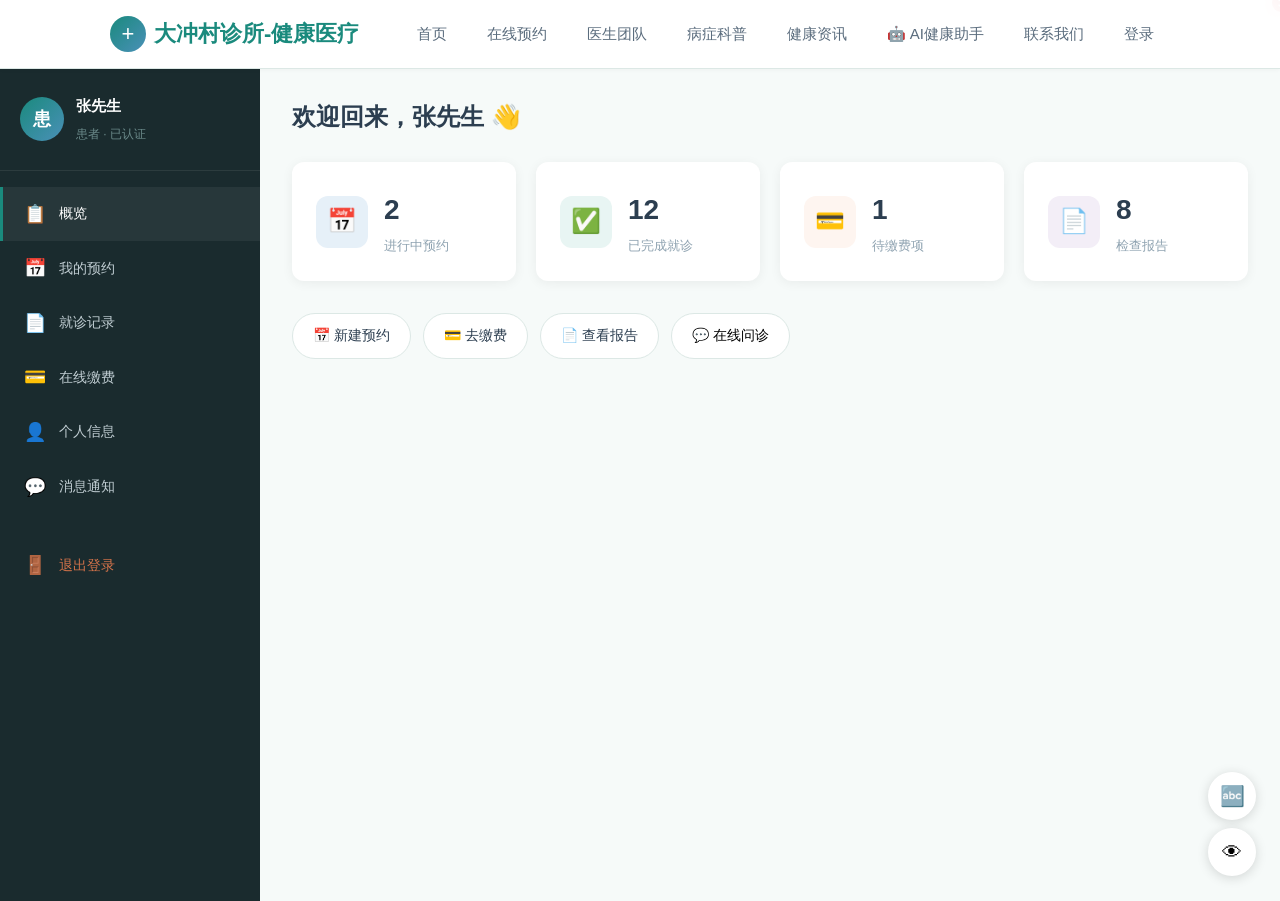
<file: patient-dashboard.html>
<!DOCTYPE html>
<html lang="zh-CN">
<head>
<meta charset="UTF-8">
<meta name="viewport" content="width=device-width, initial-scale=1.0">
<title>个人中心 - 大冲村诊所-健康医疗</title>
<link rel="stylesheet" href="css/style.css">
</head>
<body>

<header class="header">
  <div class="container header-inner">
    <a href="index.html" class="logo">
      <span class="logo-icon">+</span>
      <span class="logo-text">大冲村诊所-健康医疗</span>
    </a>
    <nav class="nav" id="nav">
      <a href="index.html" class="nav-link">首页</a>
      <a href="appointment.html" class="nav-link">在线预约</a>
      <a href="doctors.html" class="nav-link">医生团队</a>
      <a href="disease.html" class="nav-link">病症科普</a>
      <a href="news.html" class="nav-link">健康资讯</a>
      <a href="ai-health.html" class="nav-link">🤖 AI健康助手</a>
      <a href="contact.html" class="nav-link">联系我们</a>
      <a href="login.html" class="nav-link nav-login">登录</a>
    </nav>
    <button class="menu-toggle" id="menuToggle" aria-label="切换菜单">
      <span></span><span></span><span></span>
    </button>
  </div>
</header>

<div class="dashboard-layout">
  <aside class="dashboard-sidebar">
    <div class="sidebar-user">
      <div class="sidebar-avatar">患</div>
      <div class="sidebar-user-info">
        <strong>张先生</strong>
        <span>患者 · 已认证</span>
      </div>
    </div>
    <nav class="dashboard-nav">
      <a href="#" class="active" data-section="overview"><span class="nav-icon">📋</span>概览</a>
      <a href="#" data-section="appointments"><span class="nav-icon">📅</span>我的预约</a>
      <a href="medical-records.html"><span class="nav-icon">📄</span>就诊记录</a>
      <a href="payment.html"><span class="nav-icon">💳</span>在线缴费</a>
      <a href="#" data-section="profile"><span class="nav-icon">👤</span>个人信息</a>
      <a href="#" data-section="messages"><span class="nav-icon">💬</span>消息通知 <span class="notif-badge" style="position:static;display:inline;" data-count="3"></span></a>
      <a href="#" id="logoutBtn" style="margin-top:24px;color:#d4734a;"><span class="nav-icon">🚪</span>退出登录</a>
    </nav>
  </aside>

  <main class="dashboard-main">
    <!-- Overview -->
    <div class="admin-section" id="section-overview">
      <h2>欢迎回来，张先生 👋</h2>
      <div class="stats-grid">
        <div class="stat-card">
          <div class="stat-icon blue">📅</div>
          <div><div class="stat-value">2</div><div class="stat-label">进行中预约</div></div>
        </div>
        <div class="stat-card">
          <div class="stat-icon green">✅</div>
          <div><div class="stat-value">12</div><div class="stat-label">已完成就诊</div></div>
        </div>
        <div class="stat-card">
          <div class="stat-icon orange">💳</div>
          <div><div class="stat-value">1</div><div class="stat-label">待缴费项</div></div>
        </div>
        <div class="stat-card">
          <div class="stat-icon purple">📄</div>
          <div><div class="stat-value">8</div><div class="stat-label">检查报告</div></div>
        </div>
      </div>

      <div class="quick-actions">
        <a href="appointment.html" class="quick-action-btn">📅 新建预约</a>
        <a href="payment.html" class="quick-action-btn">💳 去缴费</a>
        <a href="medical-records.html" class="quick-action-btn">📄 查看报告</a>
        <button class="quick-action-btn" onclick="showToast('在线问诊功能开发中', 'info')">💬 在线问诊</button>
      </div>
    </div>

    <!-- Appointments -->
    <div class="admin-section" id="section-appointments" style="display:none;">
      <h2>我的预约</h2>
      <div class="data-table-wrapper">
        <h3>预约记录</h3>
        <div class="table-responsive">
          <table class="data-table">
            <thead>
              <tr><th>预约编号</th><th>科室</th><th>医生</th><th>就诊日期</th><th>时段</th><th>状态</th><th>操作</th></tr>
            </thead>
            <tbody>
              <tr>
                <td>20260520001</td><td>心内科</td><td>张明远 主任医师</td><td>2026-05-25</td><td>上午 10:00-12:00</td>
                <td><span class="status-badge info">已预约</span></td>
                <td><button class="btn btn-sm btn-outline" onclick="showToast('已取消预约', 'info')">取消</button></td>
              </tr>
              <tr>
                <td>20260518002</td><td>皮肤科</td><td>陈敏华 主任医师</td><td>2026-05-30</td><td>下午 14:00-16:00</td>
                <td><span class="status-badge info">已预约</span></td>
                <td><button class="btn btn-sm btn-outline" onclick="showToast('已取消预约', 'info')">取消</button></td>
              </tr>
              <tr>
                <td>20260510003</td><td>骨科</td><td>王建国 主任医师</td><td>2026-05-12</td><td>上午 08:00-10:00</td>
                <td><span class="status-badge success">已完成</span></td>
                <td><a href="medical-records.html" class="btn btn-sm btn-outline">查看病历</a></td>
              </tr>
              <tr>
                <td>20260428004</td><td>中医科</td><td>赵丽娟 主任医师</td><td>2026-04-30</td><td>下午 16:00-18:00</td>
                <td><span class="status-badge success">已完成</span></td>
                <td><a href="medical-records.html" class="btn btn-sm btn-outline">查看病历</a></td>
              </tr>
            </tbody>
          </table>
        </div>
      </div>
    </div>

    <!-- Profile -->
    <div class="admin-section" id="section-profile" style="display:none;">
      <h2>个人信息</h2>
      <div class="workstation-panel" style="max-width:600px;">
        <form class="appointment-form" onsubmit="event.preventDefault();showToast('个人信息已更新','success');">
          <div class="form-row">
            <div class="form-group"><label>姓名</label><input type="text" value="张先生"></div>
            <div class="form-group"><label>性别</label><select><option>男</option><option>女</option></select></div>
          </div>
          <div class="form-row">
            <div class="form-group"><label>出生日期</label><input type="date" value="1985-06-15"></div>
            <div class="form-group"><label>联系电话</label><input type="tel" value="138****6789"></div>
          </div>
          <div class="form-row">
            <div class="form-group"><label>身份证号</label><input type="text" value="310***********1234"></div>
            <div class="form-group"><label>社保卡号</label><input type="text" value="SH0****5678"></div>
          </div>
          <div class="form-row">
            <div class="form-group full"><label>家庭地址</label><input type="text" value="上海市浦东新区张江高科技园区"></div>
          </div>
          <button type="submit" class="btn btn-primary">保存修改</button>
        </form>
      </div>
    </div>

    <!-- Messages -->
    <div class="admin-section" id="section-messages" style="display:none;">
      <h2>消息通知</h2>
      <div class="data-table-wrapper">
        <div class="table-responsive">
          <table class="data-table">
            <thead>
              <tr><th>时间</th><th>类型</th><th>内容</th><th>状态</th></tr>
            </thead>
            <tbody>
              <tr>
                <td>2026-05-24 14:30</td><td><span class="status-badge info">预约提醒</span></td>
                <td>您预约的2026-05-25心内科张明远医生就诊提醒</td>
                <td><span class="status-badge warning">未读</span></td>
              </tr>
              <tr>
                <td>2026-05-22 09:00</td><td><span class="status-badge success">缴费通知</span></td>
                <td>您有一笔待缴费项目：挂号费 ¥50</td>
                <td><span class="status-badge warning">未读</span></td>
              </tr>
              <tr>
                <td>2026-05-12 16:20</td><td><span class="status-badge neutral">报告通知</span></td>
                <td>您的骨科检查报告已出，请及时查看</td>
                <td><span class="status-badge neutral">已读</span></td>
              </tr>
            </tbody>
          </table>
        </div>
      </div>
    </div>
  </main>
</div>

<div class="a11y-toolbar">
  <button class="a11y-btn" data-a11y="font-size" title="字体放大">🔤<span class="a11y-tooltip">字体放大</span></button>
  <button class="a11y-btn" data-a11y="contrast" title="高对比度">👁<span class="a11y-tooltip">高对比度</span></button>
</div>

<script src="js/main.js"></script>
<script>
(function() {
  var navLinks = document.querySelectorAll('.dashboard-nav a[data-section]');
  navLinks.forEach(function(link) {
    link.addEventListener('click', function(e) {
      e.preventDefault();
      navLinks.forEach(function(l) { l.classList.remove('active'); });
      this.classList.add('active');
      var sectionId = this.getAttribute('data-section');
      document.querySelectorAll('.admin-section').forEach(function(s) { s.style.display = 'none'; });
      var target = document.getElementById('section-' + sectionId);
      if (target) target.style.display = 'block';
    });
  });
})();
</script>
</body>
</html>
</file>
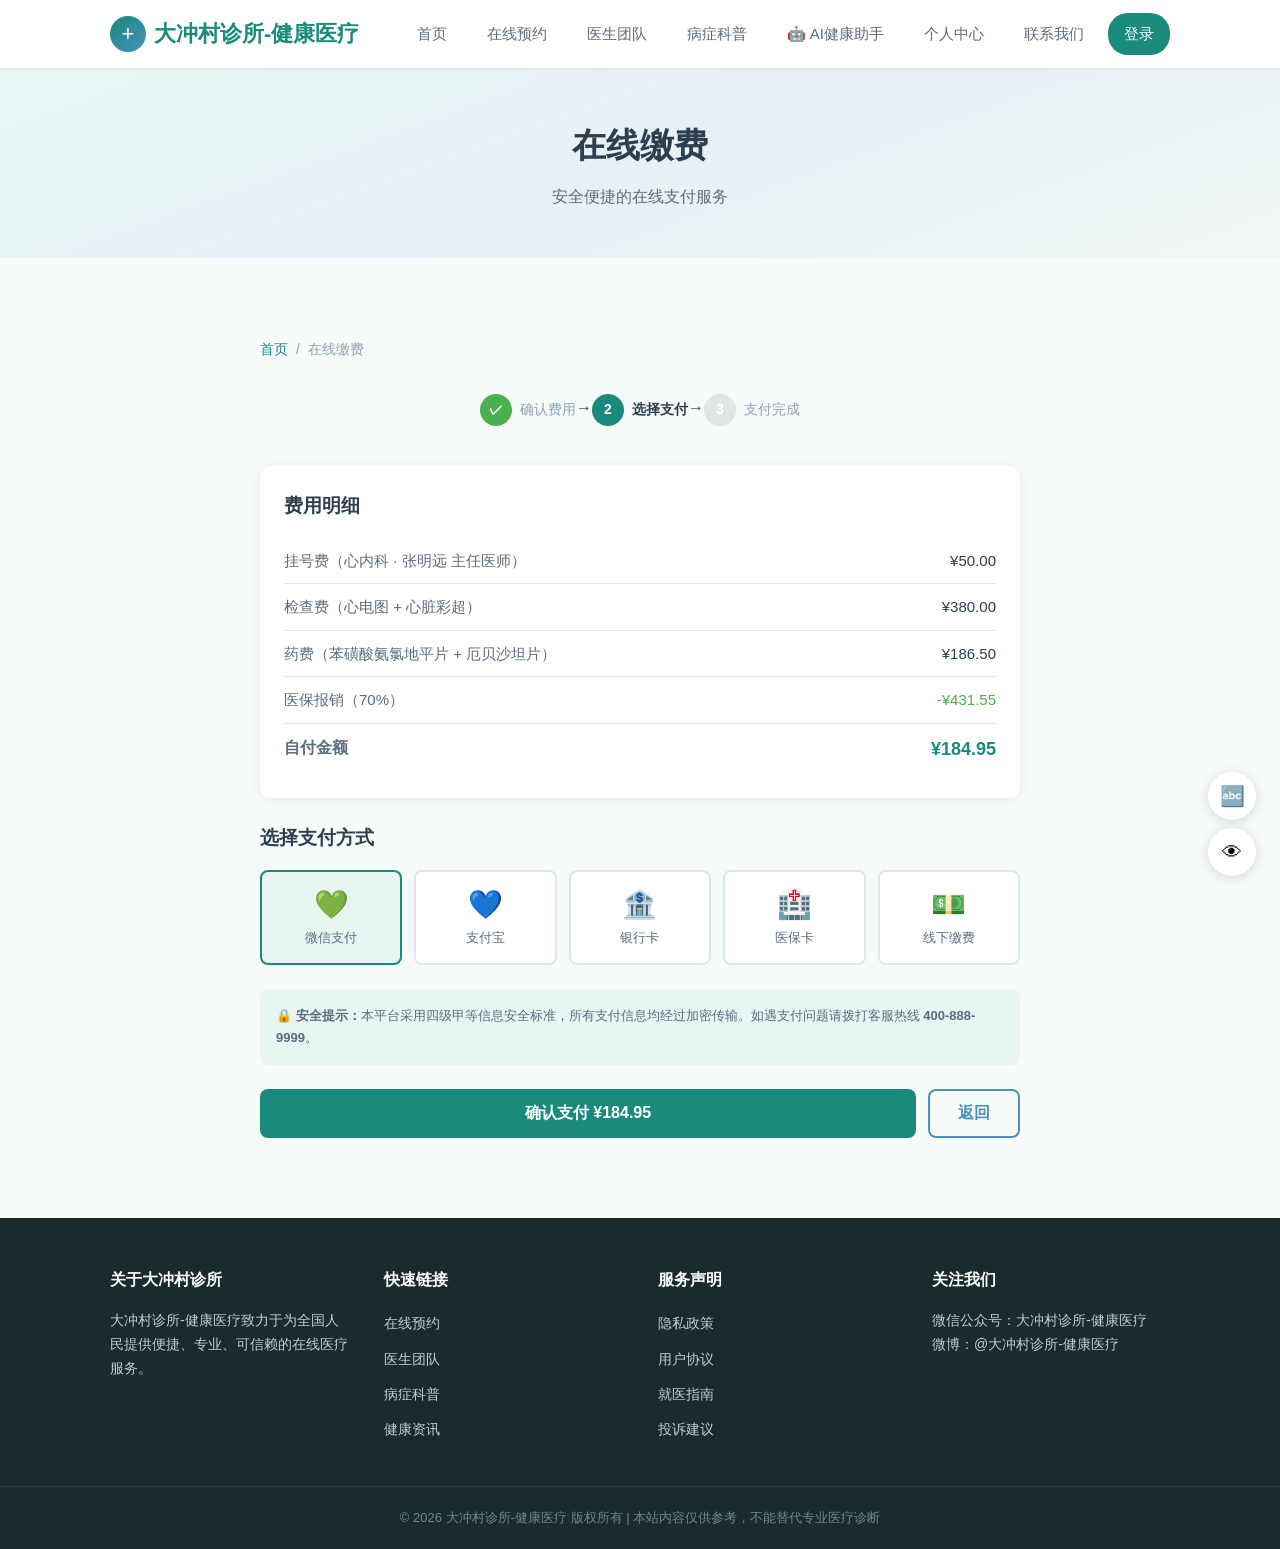
<file: payment.html>
<!DOCTYPE html>
<html lang="zh-CN">
<head>
<meta charset="UTF-8">
<meta name="viewport" content="width=device-width, initial-scale=1.0">
<title>在线缴费 - 大冲村诊所-健康医疗</title>
<link rel="stylesheet" href="css/style.css">
</head>
<body>

<header class="header">
  <div class="container header-inner">
    <a href="index.html" class="logo">
      <span class="logo-icon">+</span>
      <span class="logo-text">大冲村诊所-健康医疗</span>
    </a>
    <nav class="nav" id="nav">
      <a href="index.html" class="nav-link">首页</a>
      <a href="appointment.html" class="nav-link">在线预约</a>
      <a href="doctors.html" class="nav-link">医生团队</a>
      <a href="disease.html" class="nav-link">病症科普</a>
      <a href="ai-health.html" class="nav-link">🤖 AI健康助手</a>
      <a href="patient-dashboard.html" class="nav-link">个人中心</a>
      <a href="contact.html" class="nav-link">联系我们</a>
      <a href="login.html" class="nav-link nav-login" style="background:var(--primary);color:#fff;border-radius:20px;">登录</a>
    </nav>
    <button class="menu-toggle" id="menuToggle" aria-label="切换菜单">
      <span></span><span></span><span></span>
    </button>
  </div>
</header>

<section class="page-banner">
  <div class="container">
    <h1>在线缴费</h1>
    <p>安全便捷的在线支付服务</p>
  </div>
</section>

<section class="section">
  <div class="container payment-container">
    <div class="breadcrumb">
      <a href="index.html">首页</a><span>/</span><span>在线缴费</span>
    </div>

    <div class="payment-steps">
      <div class="payment-step done"><span class="ps-num">✓</span><span class="ps-label">确认费用</span></div>
      <span class="ps-arrow">→</span>
      <div class="payment-step active"><span class="ps-num">2</span><span class="ps-label">选择支付</span></div>
      <span class="ps-arrow">→</span>
      <div class="payment-step"><span class="ps-num">3</span><span class="ps-label">支付完成</span></div>
    </div>

    <div class="fee-summary">
      <h3 style="margin-bottom:16px;">费用明细</h3>
      <div class="fee-row">
        <span class="fee-label">挂号费（心内科 · 张明远 主任医师）</span>
        <span>¥50.00</span>
      </div>
      <div class="fee-row">
        <span class="fee-label">检查费（心电图 + 心脏彩超）</span>
        <span>¥380.00</span>
      </div>
      <div class="fee-row">
        <span class="fee-label">药费（苯磺酸氨氯地平片 + 厄贝沙坦片）</span>
        <span>¥186.50</span>
      </div>
      <div class="fee-row" style="color:#4caf50;">
        <span class="fee-label">医保报销（70%）</span>
        <span>-¥431.55</span>
      </div>
      <div class="fee-row">
        <span class="fee-label" style="font-size:16px;">自付金额</span>
        <span>¥184.95</span>
      </div>
    </div>

    <h3 style="margin-bottom:16px;">选择支付方式</h3>
    <div class="payment-methods">
      <button class="payment-method selected" data-payment="wechat">
        <div class="pm-icon">💚</div>
        <div class="pm-name">微信支付</div>
      </button>
      <button class="payment-method" data-payment="alipay">
        <div class="pm-icon">💙</div>
        <div class="pm-name">支付宝</div>
      </button>
      <button class="payment-method" data-payment="bank">
        <div class="pm-icon">🏦</div>
        <div class="pm-name">银行卡</div>
      </button>
      <button class="payment-method" data-payment="yibao">
        <div class="pm-icon">🏥</div>
        <div class="pm-name">医保卡</div>
      </button>
      <button class="payment-method" data-payment="offline">
        <div class="pm-icon">💵</div>
        <div class="pm-name">线下缴费</div>
      </button>
    </div>

    <!-- 线下缴费说明区域 -->
    <div class="offline-payment-info" id="offlinePaymentInfo" style="display:none;">
      <div class="offline-payment-card">
        <div class="offline-header">
          <span class="offline-icon">🏥</span>
          <h4>线下缴费说明</h4>
        </div>
        <p class="offline-intro">您已选择<strong>线下缴费</strong>方式，请在就诊当日前往诊所现场缴纳费用。</p>

        <div class="offline-details">
          <div class="offline-detail-item">
            <span class="offline-detail-icon">📍</span>
            <div>
              <strong>缴费地点</strong>
              <p>大冲村诊所一楼挂号收费窗口</p>
            </div>
          </div>
          <div class="offline-detail-item">
            <span class="offline-detail-icon">🕐</span>
            <div>
              <strong>缴费时间</strong>
              <p>周一至周五 08:00-17:30 | 周六 08:00-12:00</p>
            </div>
          </div>
          <div class="offline-detail-item">
            <span class="offline-detail-icon">💰</span>
            <div>
              <strong>支持方式</strong>
              <p>现金、银行卡刷卡、医保卡实体卡、微信/支付宝现场扫码</p>
            </div>
          </div>
          <div class="offline-detail-item">
            <span class="offline-detail-icon">📋</span>
            <div>
              <strong>缴费流程</strong>
              <p>携带本人身份证及社保卡 → 挂号窗口出示预约信息 → 核对费用 → 现场缴费 → 领取挂号单</p>
            </div>
          </div>
        </div>

        <div class="offline-notice">
          <strong>📌 温馨提示：</strong>
          <ul>
            <li>预约号源将为您保留至就诊当日，逾期未缴费将自动取消。</li>
            <li>线下缴费同样享受医保报销政策，请携带社保卡。</li>
            <li>如有疑问请联系客服热线 <strong>400-888-9999</strong>。</li>
          </ul>
        </div>
      </div>
    </div>

    <!-- 在线支付安全提示 -->
    <div class="online-payment-notice" id="onlinePaymentNotice" style="margin-top:24px;padding:16px;background:var(--primary-light);border-radius:var(--radius-sm);font-size:13px;color:var(--text-light);">
      <strong>🔒 安全提示：</strong>本平台采用四级甲等信息安全标准，所有支付信息均经过加密传输。如遇支付问题请拨打客服热线 <strong>400-888-9999</strong>。
    </div>

    <div style="display:flex;gap:12px;flex-wrap:wrap;margin-top:24px;">
      <button class="btn btn-primary" style="flex:1;" id="confirmPaymentBtn" onclick="handlePaymentConfirm()">
        确认支付 ¥184.95
      </button>
      <button class="btn btn-outline" onclick="history.back()">返回</button>
    </div>
  </div>
</section>

<footer class="footer">
  <div class="container footer-inner">
    <div class="footer-col">
      <h4>关于大冲村诊所</h4>
      <p>大冲村诊所-健康医疗致力于为全国人民提供便捷、专业、可信赖的在线医疗服务。</p>
    </div>
    <div class="footer-col">
      <h4>快速链接</h4>
      <ul>
        <li><a href="appointment.html">在线预约</a></li>
        <li><a href="doctors.html">医生团队</a></li>
        <li><a href="disease.html">病症科普</a></li>
        <li><a href="news.html">健康资讯</a></li>
      </ul>
    </div>
    <div class="footer-col">
      <h4>服务声明</h4>
      <ul>
        <li><a href="#">隐私政策</a></li>
        <li><a href="#">用户协议</a></li>
        <li><a href="#">就医指南</a></li>
        <li><a href="contact.html">投诉建议</a></li>
      </ul>
    </div>
    <div class="footer-col">
      <h4>关注我们</h4>
      <p>微信公众号：大冲村诊所-健康医疗</p>
      <p>微博：@大冲村诊所-健康医疗</p>
    </div>
  </div>
  <div class="footer-bottom">
    <p>&copy; 2026 大冲村诊所-健康医疗 版权所有 | 本站内容仅供参考，不能替代专业医疗诊断</p>
  </div>
</footer>

<div class="a11y-toolbar">
  <button class="a11y-btn" data-a11y="font-size" title="字体放大">🔤<span class="a11y-tooltip">字体放大</span></button>
  <button class="a11y-btn" data-a11y="contrast" title="高对比度">👁<span class="a11y-tooltip">高对比度</span></button>
</div>

<script src="js/main.js"></script>
</body>
</html>
</file>
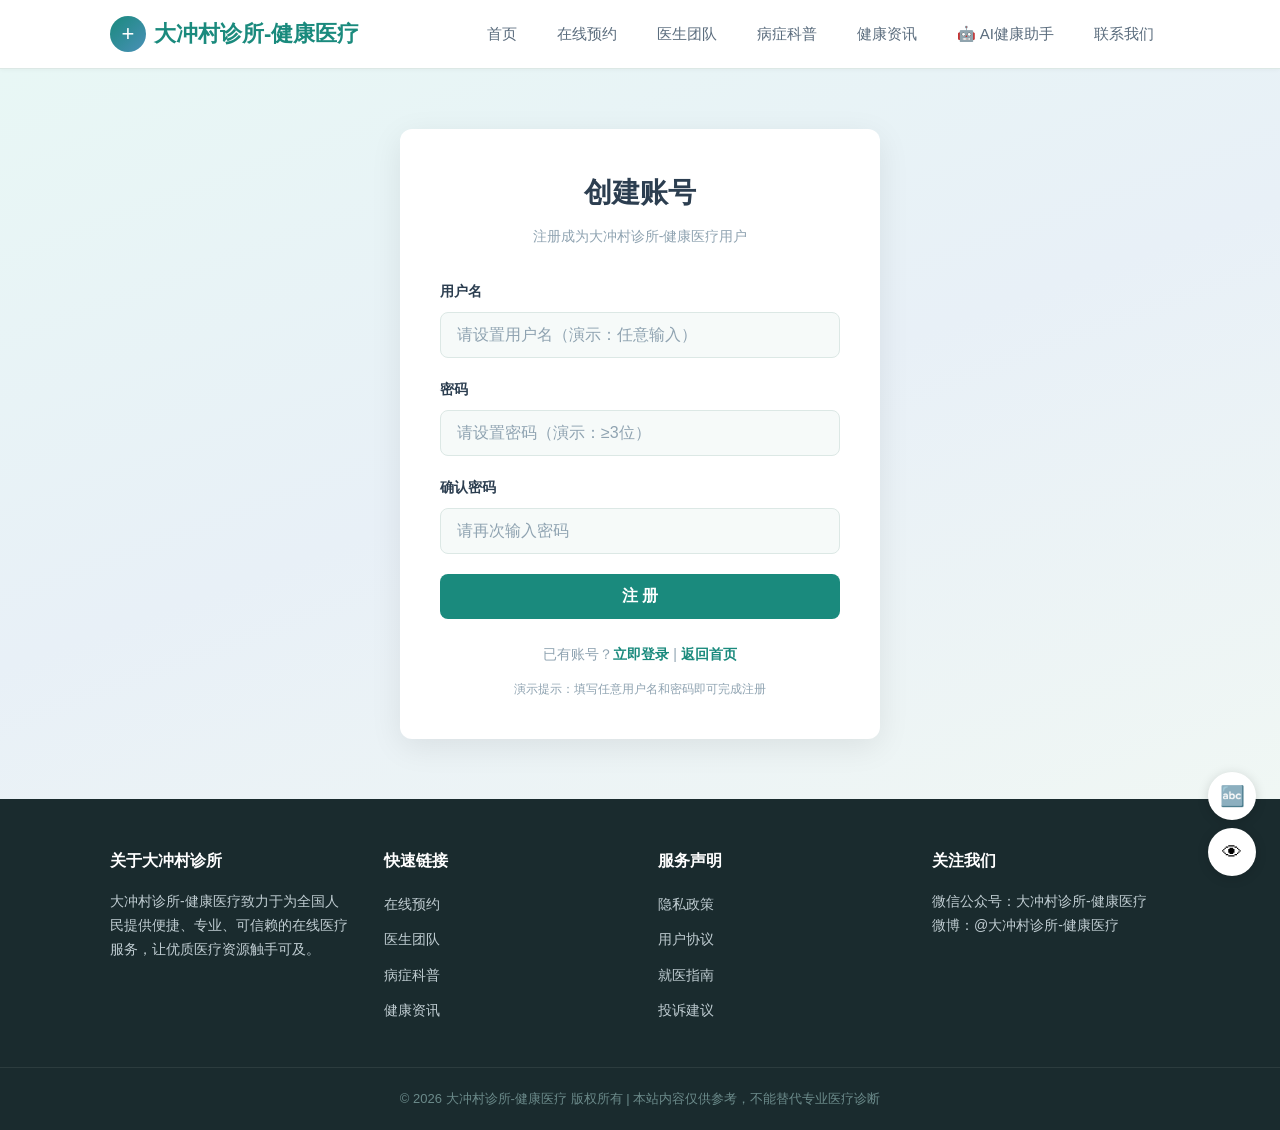
<file: register.html>
<!DOCTYPE html>
<html lang="zh-CN">
<head>
<meta charset="UTF-8">
<meta name="viewport" content="width=device-width, initial-scale=1.0">
<title>用户注册 - 大冲村诊所-健康医疗</title>
<link rel="stylesheet" href="css/style.css">
</head>
<body>

<header class="header">
  <div class="container header-inner">
    <a href="index.html" class="logo">
      <span class="logo-icon">+</span>
      <span class="logo-text">大冲村诊所-健康医疗</span>
    </a>
    <nav class="nav" id="nav">
      <a href="index.html" class="nav-link">首页</a>
      <a href="appointment.html" class="nav-link">在线预约</a>
      <a href="doctors.html" class="nav-link">医生团队</a>
      <a href="disease.html" class="nav-link">病症科普</a>
      <a href="news.html" class="nav-link">健康资讯</a>
      <a href="ai-health.html" class="nav-link">🤖 AI健康助手</a>
      <a href="contact.html" class="nav-link">联系我们</a>
    </nav>
    <button class="menu-toggle" id="menuToggle" aria-label="切换菜单">
      <span></span><span></span><span></span>
    </button>
  </div>
</header>

<section class="auth-section">
  <div class="auth-card">
    <h2>创建账号</h2>
    <p class="auth-subtitle">注册成为大冲村诊所-健康医疗用户</p>

    <form id="registerForm">
      <div class="form-group">
        <label for="regUsername">用户名</label>
        <input type="text" id="regUsername" placeholder="请设置用户名（演示：任意输入）" autocomplete="username">
      </div>
      <div class="form-group">
        <label for="regPassword">密码</label>
        <input type="password" id="regPassword" placeholder="请设置密码（演示：≥3位）" autocomplete="new-password">
      </div>
      <div class="form-group">
        <label for="regConfirm">确认密码</label>
        <input type="password" id="regConfirm" placeholder="请再次输入密码" autocomplete="new-password">
        <div class="auth-error" id="regError"></div>
      </div>
      <button type="submit" class="btn btn-primary btn-block" style="margin-top:8px;">注 册</button>
    </form>

    <div class="auth-links">
      已有账号？<a href="login.html">立即登录</a> | <a href="index.html">返回首页</a>
    </div>
    <p style="text-align:center;font-size:12px;color:var(--text-muted);margin-top:12px;">
      演示提示：填写任意用户名和密码即可完成注册
    </p>
  </div>
</section>

<footer class="footer">
  <div class="container footer-inner">
    <div class="footer-col">
      <h4>关于大冲村诊所</h4>
      <p>大冲村诊所-健康医疗致力于为全国人民提供便捷、专业、可信赖的在线医疗服务，让优质医疗资源触手可及。</p>
    </div>
    <div class="footer-col">
      <h4>快速链接</h4>
      <ul>
        <li><a href="appointment.html">在线预约</a></li>
        <li><a href="doctors.html">医生团队</a></li>
        <li><a href="disease.html">病症科普</a></li>
        <li><a href="news.html">健康资讯</a></li>
      </ul>
    </div>
    <div class="footer-col">
      <h4>服务声明</h4>
      <ul>
        <li><a href="#">隐私政策</a></li>
        <li><a href="#">用户协议</a></li>
        <li><a href="#">就医指南</a></li>
        <li><a href="contact.html">投诉建议</a></li>
      </ul>
    </div>
    <div class="footer-col">
      <h4>关注我们</h4>
      <p>微信公众号：大冲村诊所-健康医疗</p>
      <p>微博：@大冲村诊所-健康医疗</p>
    </div>
  </div>
  <div class="footer-bottom">
    <p>&copy; 2026 大冲村诊所-健康医疗 版权所有 | 本站内容仅供参考，不能替代专业医疗诊断</p>
  </div>
</footer>

<div class="a11y-toolbar">
  <button class="a11y-btn" data-a11y="font-size" title="字体放大">🔤<span class="a11y-tooltip">字体放大</span></button>
  <button class="a11y-btn" data-a11y="contrast" title="高对比度">👁<span class="a11y-tooltip">高对比度</span></button>
</div>

<script src="js/main.js"></script>
</body>
</html>
</file>
<file: css/style.css>
/* ===== CSS Variables ===== */
:root {
  --primary: #1a8a7d;
  --primary-dark: #147166;
  --primary-light: #e8f5f3;
  --secondary: #4a90b8;
  --secondary-light: #e6f0f8;
  --accent: #e8c34d;
  --text: #2c3e50;
  --text-light: #5a6c7d;
  --text-muted: #8fa3b1;
  --bg: #f6faf9;
  --bg-white: #ffffff;
  --border: #dce8e5;
  --shadow: 0 2px 12px rgba(0,0,0,0.06);
  --shadow-lg: 0 8px 32px rgba(0,0,0,0.08);
  --radius: 12px;
  --radius-sm: 8px;
  --transition: 0.25s ease;
  --max-width: 1100px;
}

/* ===== Reset ===== */
*,*::before,*::after { box-sizing: border-box; margin: 0; padding: 0; }

html {
  scroll-behavior: smooth;
  scroll-padding-top: 80px;
}

body {
  font-family: -apple-system, BlinkMacSystemFont, "Segoe UI", "PingFang SC", "Microsoft YaHei", sans-serif;
  color: var(--text);
  background: var(--bg);
  line-height: 1.7;
  font-size: 16px;
  -webkit-font-smoothing: antialiased;
}

a { text-decoration: none; color: inherit; }
ul { list-style: none; }
img { max-width: 100%; display: block; }

.container {
  max-width: var(--max-width);
  margin: 0 auto;
  padding: 0 20px;
}

/* ===== Typography ===== */
.section {
  padding: 80px 0;
}
.section-alt {
  background: var(--bg-white);
}
.section-title {
  text-align: center;
  font-size: 32px;
  font-weight: 700;
  color: var(--text);
  margin-bottom: 12px;
}
.section-subtitle {
  text-align: center;
  color: var(--text-light);
  font-size: 17px;
  margin-bottom: 48px;
}

/* ===== Buttons ===== */
.btn {
  display: inline-block;
  padding: 12px 28px;
  border-radius: var(--radius-sm);
  font-size: 16px;
  font-weight: 600;
  border: none;
  cursor: pointer;
  transition: all var(--transition);
  text-align: center;
}
.btn-primary {
  background: var(--primary);
  color: #fff;
}
.btn-primary:hover {
  background: var(--primary-dark);
  transform: translateY(-1px);
  box-shadow: 0 4px 16px rgba(26,138,125,0.3);
}
.btn-outline {
  background: transparent;
  color: var(--secondary);
  border: 2px solid var(--secondary);
}
.btn-outline:hover {
  background: var(--secondary);
  color: #fff;
}
.btn-sm {
  padding: 6px 18px;
  font-size: 14px;
}
.btn-block {
  display: block;
  width: 100%;
}

/* ===== Header ===== */
.header {
  position: sticky;
  top: 0;
  z-index: 100;
  background: rgba(255,255,255,0.95);
  backdrop-filter: blur(10px);
  border-bottom: 1px solid var(--border);
  box-shadow: 0 1px 4px rgba(0,0,0,0.04);
}
.header-inner {
  display: flex;
  align-items: center;
  justify-content: space-between;
  height: 68px;
}
.logo {
  display: flex;
  align-items: center;
  gap: 8px;
  font-size: 22px;
  font-weight: 800;
  color: var(--primary);
}
.logo-icon {
  width: 36px;
  height: 36px;
  background: linear-gradient(135deg, var(--primary), var(--secondary));
  color: #fff;
  border-radius: 50%;
  display: flex;
  align-items: center;
  justify-content: center;
  font-size: 22px;
  font-weight: 300;
}
.nav { display: flex; gap: 8px; }
.nav-link {
  padding: 8px 16px;
  border-radius: 20px;
  font-size: 15px;
  color: var(--text-light);
  transition: all var(--transition);
  white-space: nowrap;
}
.nav-link:hover, .nav-link.active {
  background: var(--primary-light);
  color: var(--primary);
}

/* Hamburger */
.menu-toggle {
  display: none;
  flex-direction: column;
  gap: 5px;
  background: none;
  border: none;
  cursor: pointer;
  padding: 4px;
}
.menu-toggle span {
  display: block;
  width: 24px;
  height: 2px;
  background: var(--text);
  border-radius: 2px;
  transition: all var(--transition);
}
.menu-toggle.active span:nth-child(1) { transform: rotate(45deg) translate(5px,5px); }
.menu-toggle.active span:nth-child(2) { opacity: 0; }
.menu-toggle.active span:nth-child(3) { transform: rotate(-45deg) translate(5px,-5px); }

/* ===== Hero ===== */
.hero {
  background: linear-gradient(160deg, #e8f7f5 0%, #e8f0f7 50%, #f0f7f4 100%);
  padding: 64px 0 80px;
}
.hero-content {
  display: grid;
  grid-template-columns: 1fr 1fr;
  gap: 48px;
  align-items: center;
}
.hero-text h1 {
  font-size: 44px;
  font-weight: 800;
  line-height: 1.25;
  color: var(--text);
  margin-bottom: 20px;
}
.hero-desc {
  font-size: 18px;
  color: var(--text-light);
  line-height: 1.8;
  margin-bottom: 32px;
}
.hero-desc strong {
  color: var(--primary);
  font-size: 20px;
}
.hero-btns { display: flex; gap: 16px; flex-wrap: wrap; }

.hero-illustration {
  position: relative;
  height: 320px;
  display: flex;
  align-items: center;
  justify-content: center;
}
.hero-circle {
  position: absolute;
  border-radius: 50%;
  animation: float 6s ease-in-out infinite;
}
.hero-circle-lg {
  width: 220px; height: 220px;
  background: linear-gradient(135deg, rgba(26,138,125,0.15), rgba(74,144,184,0.1));
}
.hero-circle-md {
  width: 140px; height: 140px;
  background: linear-gradient(135deg, rgba(74,144,184,0.15), rgba(26,138,125,0.1));
  animation-delay: -2s;
}
.hero-circle-sm {
  width: 80px; height: 80px;
  background: linear-gradient(135deg, rgba(26,138,125,0.2), rgba(232,195,77,0.15));
  animation-delay: -4s;
}
.hero-icon {
  position: relative;
  z-index: 1;
  font-size: 64px;
  color: var(--primary);
  animation: pulse 2s ease-in-out infinite;
}
@keyframes float {
  0%, 100% { transform: translateY(0); }
  50% { transform: translateY(-16px); }
}
@keyframes pulse {
  0%, 100% { transform: scale(1); }
  50% { transform: scale(1.1); }
}

/* ===== Trust Bar ===== */
.trust-bar {
  background: var(--bg-white);
  border-bottom: 1px solid var(--border);
  padding: 28px 0;
}
.trust-bar-inner {
  display: grid;
  grid-template-columns: repeat(4, 1fr);
  text-align: center;
  gap: 16px;
}
.trust-num {
  display: block;
  font-size: 32px;
  font-weight: 800;
  color: var(--primary);
}
.trust-label {
  font-size: 14px;
  color: var(--text-muted);
  margin-top: 4px;
}

/* ===== Appointment ===== */
.appointment-steps {
  display: flex;
  align-items: center;
  justify-content: center;
  gap: 24px;
  margin-bottom: 40px;
  flex-wrap: wrap;
}
.step {
  text-align: center;
  background: #fff;
  padding: 24px;
  border-radius: var(--radius);
  box-shadow: var(--shadow);
  flex: 0 1 200px;
}
.step-num {
  width: 44px; height: 44px;
  background: linear-gradient(135deg, var(--primary), var(--secondary));
  color: #fff;
  border-radius: 50%;
  display: inline-flex;
  align-items: center;
  justify-content: center;
  font-size: 20px;
  font-weight: 700;
  margin-bottom: 12px;
}
.step h4 { font-size: 16px; margin-bottom: 4px; }
.step p { font-size: 13px; color: var(--text-muted); }
.step-arrow { font-size: 24px; color: var(--primary); font-weight: 700; }

.appointment-card {
  background: #fff;
  border-radius: var(--radius);
  box-shadow: var(--shadow-lg);
  padding: 36px;
  max-width: 700px;
  margin: 0 auto;
  border: 1px solid var(--border);
}

/* ===== Forms ===== */
.form-row {
  display: grid;
  grid-template-columns: 1fr 1fr;
  gap: 16px;
  margin-bottom: 16px;
}
.form-group { display: flex; flex-direction: column; }
.form-group.full { grid-column: 1 / -1; }
.form-group label {
  font-size: 14px;
  font-weight: 600;
  margin-bottom: 6px;
  color: var(--text);
}
.form-group input,
.form-group select,
.form-group textarea {
  padding: 11px 14px;
  border: 1.5px solid var(--border);
  border-radius: var(--radius-sm);
  font-size: 15px;
  font-family: inherit;
  transition: border-color var(--transition);
  background: var(--bg);
  color: var(--text);
}
.form-group input:focus,
.form-group select:focus,
.form-group textarea:focus {
  outline: none;
  border-color: var(--primary);
  box-shadow: 0 0 0 3px rgba(26,138,125,0.1);
}
.form-group input::placeholder,
.form-group textarea::placeholder { color: var(--text-muted); }

/* ===== Doctors ===== */
.doctor-grid {
  display: grid;
  grid-template-columns: repeat(auto-fill, minmax(240px, 1fr));
  gap: 24px;
}
.doctor-card {
  background: #fff;
  border-radius: var(--radius);
  box-shadow: var(--shadow);
  padding: 28px 24px;
  text-align: center;
  transition: all var(--transition);
  border: 1px solid transparent;
}
.doctor-card:hover {
  transform: translateY(-4px);
  box-shadow: var(--shadow-lg);
  border-color: var(--primary-light);
}
.doctor-avatar {
  width: 72px; height: 72px;
  border-radius: 50%;
  display: inline-flex;
  align-items: center;
  justify-content: center;
  font-size: 28px;
  font-weight: 700;
  color: #fff;
  margin-bottom: 16px;
}
.dr-1 { background: linear-gradient(135deg, #1a8a7d, #4a90b8); }
.dr-2 { background: linear-gradient(135deg, #e8806b, #e8b44d); }
.dr-3 { background: linear-gradient(135deg, #4a90b8, #6b7db3); }
.dr-4 { background: linear-gradient(135deg, #6b9b5a, #4a9078); }
.doctor-card h4 { font-size: 18px; margin-bottom: 4px; }
.doctor-title { font-size: 13px; color: var(--primary); font-weight: 600; margin-bottom: 4px; }
.doctor-hosp { font-size: 13px; color: var(--text-muted); margin-bottom: 8px; }
.doctor-desc { font-size: 13px; color: var(--text-light); margin-bottom: 12px; line-height: 1.6; }
.doctor-tags { display: flex; gap: 6px; flex-wrap: wrap; justify-content: center; margin-bottom: 16px; }
.doctor-tags span {
  font-size: 12px;
  padding: 3px 10px;
  border-radius: 12px;
  background: var(--primary-light);
  color: var(--primary);
}

/* ===== Disease科普 ===== */
.disease-grid {
  display: grid;
  grid-template-columns: repeat(auto-fill, minmax(320px, 1fr));
  gap: 24px;
}
.disease-card {
  background: #fff;
  border-radius: var(--radius);
  box-shadow: var(--shadow);
  padding: 28px;
  border-left: 4px solid var(--primary);
  transition: all var(--transition);
}
.disease-card:hover {
  transform: translateY(-2px);
  box-shadow: var(--shadow-lg);
}
.disease-card:nth-child(2) { border-left-color: #e8b44d; }
.disease-card:nth-child(3) { border-left-color: #4a90b8; }
.disease-card:nth-child(4) { border-left-color: #6b9b5a; }
.disease-card:nth-child(5) { border-left-color: #8b6baa; }
.disease-card:nth-child(6) { border-left-color: #e8806b; }
.disease-icon { font-size: 32px; margin-bottom: 12px; }
.disease-card h4 { font-size: 20px; margin-bottom: 12px; }
.disease-symptoms, .disease-tips {
  font-size: 14px; color: var(--text-light); margin-bottom: 8px; line-height: 1.6;
}
.disease-warning {
  font-size: 13px; color: #d4734a; background: #fef5f0;
  padding: 8px 12px; border-radius: var(--radius-sm); margin-top: 12px;
}

/* ===== News ===== */
.news-grid {
  display: grid;
  grid-template-columns: repeat(auto-fill, minmax(320px, 1fr));
  gap: 24px;
}
.news-card {
  background: #fff;
  border-radius: var(--radius);
  box-shadow: var(--shadow);
  overflow: hidden;
  transition: all var(--transition);
}
.news-card:hover {
  transform: translateY(-4px);
  box-shadow: var(--shadow-lg);
}
.news-img-placeholder {
  height: 160px;
  background: linear-gradient(135deg, var(--primary-light), var(--secondary-light));
  display: flex;
  align-items: center;
  justify-content: center;
  font-size: 48px;
}
.news-body { padding: 20px; }
.news-tag {
  display: inline-block;
  font-size: 12px;
  padding: 2px 10px;
  border-radius: 12px;
  background: var(--primary-light);
  color: var(--primary);
  margin-bottom: 8px;
}
.news-body h4 { font-size: 17px; margin-bottom: 8px; line-height: 1.4; }
.news-body p { font-size: 14px; color: var(--text-light); line-height: 1.6; margin-bottom: 12px; }
.news-date { font-size: 12px; color: var(--text-muted); }

/* ===== Contact ===== */
.contact-grid {
  display: grid;
  grid-template-columns: 1fr 1fr;
  gap: 40px;
}
.contact-info { display: flex; flex-direction: column; gap: 24px; }
.contact-item {
  display: flex; gap: 16px; align-items: flex-start;
}
.contact-icon { font-size: 28px; }
.contact-item strong { display: block; margin-bottom: 2px; }
.contact-item p { color: var(--text-light); font-size: 15px; }
.contact-form {
  background: #fff;
  padding: 28px;
  border-radius: var(--radius);
  box-shadow: var(--shadow);
}
.contact-form .form-group { margin-bottom: 14px; }
.contact-form input,
.contact-form textarea {
  width: 100%;
  padding: 12px 14px;
  border: 1.5px solid var(--border);
  border-radius: var(--radius-sm);
  font-size: 15px;
  font-family: inherit;
  background: var(--bg);
  transition: border-color var(--transition);
}
.contact-form input:focus,
.contact-form textarea:focus {
  outline: none;
  border-color: var(--primary);
}

/* ===== Footer ===== */
.footer {
  background: #1a2b2e;
  color: #c0cdd2;
  padding: 48px 0 0;
}
.footer-inner {
  display: grid;
  grid-template-columns: repeat(auto-fit, minmax(200px, 1fr));
  gap: 36px;
  padding-bottom: 36px;
}
.footer-col h4 {
  color: #fff;
  font-size: 16px;
  margin-bottom: 16px;
}
.footer-col p { font-size: 14px; line-height: 1.7; }
.footer-col ul li { margin-bottom: 8px; }
.footer-col ul li a {
  font-size: 14px;
  color: #c0cdd2;
  transition: color var(--transition);
}
.footer-col ul li a:hover { color: #fff; }
.footer-bottom {
  border-top: 1px solid rgba(255,255,255,0.08);
  text-align: center;
  padding: 20px 0;
  font-size: 13px;
  color: #6b8a8a;
}

/* ===== Modal ===== */
.modal-overlay {
  display: none;
  position: fixed;
  inset: 0;
  background: rgba(0,0,0,0.45);
  z-index: 200;
  align-items: center;
  justify-content: center;
}
.modal-overlay.show { display: flex; }
.modal {
  background: #fff;
  border-radius: var(--radius);
  padding: 40px 36px;
  text-align: center;
  max-width: 420px;
  width: 90%;
  box-shadow: 0 20px 60px rgba(0,0,0,0.2);
}
.modal-icon {
  width: 64px; height: 64px;
  background: linear-gradient(135deg, var(--primary), #4caf50);
  color: #fff;
  border-radius: 50%;
  display: inline-flex;
  align-items: center;
  justify-content: center;
  font-size: 32px;
  margin-bottom: 16px;
}
.modal h3 { font-size: 22px; margin-bottom: 8px; }
.modal p { color: var(--text-light); margin-bottom: 12px; }
.modal-tip { font-size: 13px; color: var(--text-muted); }

/* ===== Responsive ===== */
@media (max-width: 768px) {
  .section { padding: 56px 0; }
  .section-title { font-size: 26px; }
  .section-subtitle { font-size: 15px; margin-bottom: 32px; }

  .menu-toggle { display: flex; }
  .nav {
    display: none;
    position: absolute;
    top: 68px;
    left: 0;
    right: 0;
    background: #fff;
    flex-direction: column;
    padding: 16px;
    border-bottom: 1px solid var(--border);
    box-shadow: var(--shadow-lg);
  }
  .nav.show { display: flex; }
  .nav-link { padding: 12px 16px; border-radius: var(--radius-sm); }

  .hero-content { grid-template-columns: 1fr; gap: 32px; }
  .hero-text h1 { font-size: 32px; }
  .hero-desc { font-size: 16px; }
  .hero-illustration { height: 200px; }
  .hero-circle-lg { width: 140px; height: 140px; }
  .hero-circle-md { width: 90px; height: 90px; }
  .hero-circle-sm { width: 56px; height: 56px; }
  .hero-icon { font-size: 42px; }

  .trust-bar-inner { grid-template-columns: repeat(2, 1fr); }
  .trust-num { font-size: 26px; }

  .step-arrow { display: none; }

  .form-row { grid-template-columns: 1fr; }
  .appointment-card { padding: 24px; }

  .doctor-grid { grid-template-columns: repeat(auto-fill, minmax(220px, 1fr)); }
  .disease-grid { grid-template-columns: 1fr; }
  .news-grid { grid-template-columns: 1fr; }
  .contact-grid { grid-template-columns: 1fr; }
}

@media (max-width: 480px) {
  .hero-text h1 { font-size: 26px; }
  .hero-btns { flex-direction: column; }
  .hero-btns .btn { width: 100%; }
  .trust-bar-inner { grid-template-columns: 1fr 1fr; gap: 12px; }
  .trust-num { font-size: 22px; }
  .doctor-grid { grid-template-columns: 1fr; }
}

/* ===== Page Banner (inner page header) ===== */
.page-banner {
  background: linear-gradient(160deg, #e8f7f5 0%, #e8f0f7 50%, #f0f7f4 100%);
  padding: 48px 0;
  text-align: center;
}
.page-banner h1 {
  font-size: 34px;
  font-weight: 800;
  color: var(--text);
  margin-bottom: 8px;
}
.page-banner p {
  font-size: 16px;
  color: var(--text-light);
}

/* ===== Breadcrumb ===== */
.breadcrumb {
  display: flex;
  gap: 8px;
  font-size: 14px;
  color: var(--text-muted);
  margin-bottom: 32px;
  flex-wrap: wrap;
}
.breadcrumb a { color: var(--primary); }
.breadcrumb a:hover { text-decoration: underline; }
.breadcrumb span { color: var(--text-muted); }

/* ===== Filter Bar ===== */
.filter-bar {
  display: flex;
  gap: 12px;
  flex-wrap: wrap;
  margin-bottom: 32px;
  align-items: center;
}
.filter-bar select,
.filter-bar input {
  padding: 10px 14px;
  border: 1.5px solid var(--border);
  border-radius: var(--radius-sm);
  font-size: 14px;
  font-family: inherit;
  background: #fff;
  color: var(--text);
  min-width: 140px;
}
.filter-bar select:focus,
.filter-bar input:focus {
  outline: none;
  border-color: var(--primary);
}

/* ===== Search Box ===== */
.search-box {
  position: relative;
  flex: 1;
  min-width: 200px;
  max-width: 400px;
}
.search-box input {
  width: 100%;
  padding: 10px 14px 10px 40px;
  border: 1.5px solid var(--border);
  border-radius: 24px;
  font-size: 14px;
  font-family: inherit;
  background: #fff;
  color: var(--text);
}
.search-box input:focus {
  outline: none;
  border-color: var(--primary);
  box-shadow: 0 0 0 3px rgba(26,138,125,0.1);
}
.search-box::before {
  content: '\1F50D';
  position: absolute;
  left: 14px;
  top: 50%;
  transform: translateY(-50%);
  font-size: 14px;
  z-index: 1;
}

/* ===== Pagination ===== */
.pagination {
  display: flex;
  justify-content: center;
  gap: 8px;
  margin-top: 40px;
}
.pagination a, .pagination span {
  width: 38px; height: 38px;
  display: inline-flex;
  align-items: center;
  justify-content: center;
  border-radius: var(--radius-sm);
  font-size: 14px;
  border: 1px solid var(--border);
  background: #fff;
  color: var(--text);
  cursor: pointer;
  transition: all var(--transition);
}
.pagination a:hover { border-color: var(--primary); color: var(--primary); }
.pagination .active { background: var(--primary); color: #fff; border-color: var(--primary); }

/* ===== Detail Section ===== */
.detail-section {
  padding: 24px 0;
}
.detail-card {
  background: #fff;
  border-radius: var(--radius);
  box-shadow: var(--shadow);
  padding: 36px;
  margin-bottom: 24px;
}
.detail-card h3 {
  font-size: 22px;
  color: var(--text);
  margin-bottom: 16px;
  padding-bottom: 12px;
  border-bottom: 2px solid var(--primary-light);
}

/* ===== Feature Grid (home page links to inner pages) ===== */
.feature-grid {
  display: grid;
  grid-template-columns: repeat(auto-fill, minmax(260px, 1fr));
  gap: 24px;
  margin-top: 40px;
}
.feature-card {
  background: #fff;
  border-radius: var(--radius);
  box-shadow: var(--shadow);
  padding: 32px 24px;
  text-align: center;
  transition: all var(--transition);
  border: 1px solid transparent;
  display: block;
}
.feature-card:hover {
  transform: translateY(-4px);
  box-shadow: var(--shadow-lg);
  border-color: var(--primary-light);
}
.feature-card .feature-icon {
  width: 64px; height: 64px;
  background: linear-gradient(135deg, var(--primary-light), var(--secondary-light));
  border-radius: 50%;
  display: inline-flex;
  align-items: center;
  justify-content: center;
  font-size: 30px;
  margin-bottom: 16px;
}
.feature-card h4 { font-size: 18px; margin-bottom: 8px; }
.feature-card p { font-size: 14px; color: var(--text-light); line-height: 1.6; }

/* ===== Doctor List - extended ===== */
.doctor-list-item {
  display: flex;
  gap: 24px;
  background: #fff;
  border-radius: var(--radius);
  box-shadow: var(--shadow);
  padding: 24px;
  margin-bottom: 16px;
  transition: all var(--transition);
  align-items: center;
  border: 1px solid transparent;
}
.doctor-list-item:hover {
  transform: translateY(-2px);
  box-shadow: var(--shadow-lg);
  border-color: var(--primary-light);
}
.doctor-list-avatar {
  width: 80px; height: 80px;
  border-radius: 50%;
  display: flex;
  align-items: center;
  justify-content: center;
  font-size: 32px;
  font-weight: 700;
  color: #fff;
  flex-shrink: 0;
}
.doctor-list-info { flex: 1; }
.doctor-list-info h4 { font-size: 18px; margin-bottom: 4px; }
.doctor-list-info .meta { font-size: 13px; color: var(--text-muted); margin-bottom: 6px; }
.doctor-list-info .desc { font-size: 14px; color: var(--text-light); line-height: 1.6; margin-bottom: 10px; }
.doctor-list-right { text-align: right; flex-shrink: 0; }
.doctor-list-right .price { font-size: 14px; color: var(--text-muted); margin-bottom: 4px; }
.doctor-list-right .fee { font-size: 22px; color: var(--primary); font-weight: 700; }

@media (max-width: 768px) {
  .doctor-list-item { flex-direction: column; text-align: center; }
  .doctor-list-right { text-align: center; }
}

/* ===== Disease Detail Accordion ===== */
.accordion { margin-bottom: 12px; }
.accordion-header {
  background: #fff;
  border: 1px solid var(--border);
  border-radius: var(--radius-sm);
  padding: 16px 20px;
  cursor: pointer;
  font-size: 16px;
  font-weight: 600;
  display: flex;
  justify-content: space-between;
  align-items: center;
  transition: all var(--transition);
}
.accordion-header:hover { border-color: var(--primary); }
.accordion-header::after {
  content: '+';
  font-size: 20px;
  color: var(--primary);
  transition: transform var(--transition);
}
.accordion-header.open::after {
  content: '\2212';
}
.accordion-body {
  display: none;
  padding: 20px;
  background: #fff;
  border: 1px solid var(--border);
  border-top: none;
  border-radius: 0 0 var(--radius-sm) var(--radius-sm);
  font-size: 15px;
  color: var(--text-light);
  line-height: 1.8;
}
.accordion-body.show { display: block; }

/* ===== Tab Navigation ===== */
.tabs {
  display: flex;
  gap: 4px;
  margin-bottom: 32px;
  border-bottom: 2px solid var(--border);
  flex-wrap: wrap;
}
.tab-btn {
  padding: 10px 24px;
  border: none;
  background: none;
  font-size: 15px;
  font-family: inherit;
  cursor: pointer;
  color: var(--text-light);
  border-bottom: 3px solid transparent;
  margin-bottom: -2px;
  transition: all var(--transition);
}
.tab-btn.active {
  color: var(--primary);
  border-bottom-color: var(--primary);
  font-weight: 600;
}
.tab-btn:hover { color: var(--primary); }
.tab-content { display: none; }
.tab-content.active { display: block; }

/* ===== Article Detail ===== */
.article-meta {
  display: flex;
  gap: 20px;
  color: var(--text-muted);
  font-size: 13px;
  margin-bottom: 24px;
  flex-wrap: wrap;
}
.article-body {
  font-size: 16px;
  line-height: 2;
  color: var(--text);
}
.article-body h3 {
  font-size: 20px;
  margin: 32px 0 12px;
  color: var(--text);
}
.article-body p { margin-bottom: 16px; }

/* ===== Sidebar Layout ===== */
.page-layout {
  display: grid;
  grid-template-columns: 1fr 300px;
  gap: 36px;
  align-items: start;
}
.sidebar {
  background: #fff;
  border-radius: var(--radius);
  box-shadow: var(--shadow);
  padding: 24px;
  position: sticky;
  top: 88px;
}
.sidebar h4 {
  font-size: 16px;
  margin-bottom: 16px;
  padding-bottom: 12px;
  border-bottom: 2px solid var(--primary-light);
}
.sidebar ul li { margin-bottom: 10px; }
.sidebar ul li a {
  font-size: 14px;
  color: var(--text-light);
  transition: color var(--transition);
  line-height: 1.6;
}
.sidebar ul li a:hover { color: var(--primary); }
.sidebar .hot-tag {
  display: inline-block;
  padding: 4px 12px;
  background: var(--primary-light);
  color: var(--primary);
  border-radius: 14px;
  font-size: 13px;
  margin: 0 6px 8px 0;
}

@media (max-width: 900px) {
  .page-layout { grid-template-columns: 1fr; }
  .sidebar { position: static; }
}

/* ===== FAQ ===== */
.faq-list { max-width: 800px; margin: 0 auto; }
.faq-item {
  background: #fff;
  border-radius: var(--radius-sm);
  margin-bottom: 12px;
  border: 1px solid var(--border);
  overflow: hidden;
}
.faq-q {
  padding: 16px 20px;
  font-size: 16px;
  font-weight: 600;
  cursor: pointer;
  display: flex;
  justify-content: space-between;
  align-items: center;
  user-select: none;
}
.faq-q:hover { background: var(--bg); }
.faq-q::after { content: '\2304'; font-size: 18px; color: var(--primary); transition: transform var(--transition); }
.faq-q.open::after { transform: rotate(180deg); }
.faq-a {
  display: none;
  padding: 0 20px 20px;
  font-size: 15px;
  color: var(--text-light);
  line-height: 1.8;
}
.faq-a.show { display: block; }

/* ===== Accessibility Toolbar ===== */
.a11y-toolbar {
  position: fixed;
  bottom: 24px;
  right: 24px;
  z-index: 150;
  display: flex;
  flex-direction: column;
  gap: 8px;
}
.a11y-btn {
  width: 48px; height: 48px;
  border-radius: 50%;
  border: none;
  background: #fff;
  box-shadow: 0 2px 12px rgba(0,0,0,0.15);
  cursor: pointer;
  font-size: 20px;
  display: flex;
  align-items: center;
  justify-content: center;
  transition: all var(--transition);
  position: relative;
}
.a11y-btn:hover {
  transform: scale(1.1);
  box-shadow: 0 4px 20px rgba(0,0,0,0.2);
}
.a11y-btn.toggled {
  background: var(--primary);
  color: #fff;
}
.a11y-tooltip {
  position: absolute;
  right: 56px;
  background: #333;
  color: #fff;
  font-size: 12px;
  padding: 4px 10px;
  border-radius: 4px;
  white-space: nowrap;
  opacity: 0;
  pointer-events: none;
  transition: opacity var(--transition);
}
.a11y-btn:hover .a11y-tooltip { opacity: 1; }

/* Accessibility mode classes */
body.a11y-large-font { font-size: 20px; }
body.a11y-large-font .btn { font-size: 18px; padding: 14px 32px; }
body.a11y-large-font .form-group input,
body.a11y-large-font .form-group select,
body.a11y-large-font .form-group textarea { font-size: 18px; padding: 14px 16px; }
body.a11y-high-contrast {
  --text: #000;
  --text-light: #1a1a1a;
  --bg: #fff;
  --bg-white: #fff;
  --border: #000;
  --primary: #006400;
  --primary-dark: #004d00;
}
body.a11y-high-contrast .header { background: #fff; border-bottom: 2px solid #000; }
body.a11y-high-contrast .hero { background: #fff; }

/* ===== Login / Register Pages ===== */
.auth-section {
  min-height: calc(100vh - 200px);
  display: flex;
  align-items: center;
  justify-content: center;
  padding: 60px 20px;
  background: linear-gradient(160deg, #e8f7f5 0%, #e8f0f7 50%, #f0f7f4 100%);
}
.auth-card {
  background: #fff;
  border-radius: var(--radius);
  box-shadow: var(--shadow-lg);
  padding: 40px;
  width: 100%;
  max-width: 480px;
}
.auth-card h2 {
  text-align: center;
  font-size: 28px;
  margin-bottom: 8px;
}
.auth-card .auth-subtitle {
  text-align: center;
  color: var(--text-muted);
  font-size: 14px;
  margin-bottom: 32px;
}
.auth-card .form-group { margin-bottom: 20px; }
.auth-card .form-group label { margin-bottom: 8px; display: block; }
.auth-card .form-group input {
  width: 100%;
  padding: 13px 16px;
  border: 1.5px solid var(--border);
  border-radius: var(--radius-sm);
  font-size: 16px;
  font-family: inherit;
  transition: border-color var(--transition);
}
.auth-card .form-group input:focus {
  outline: none;
  border-color: var(--primary);
  box-shadow: 0 0 0 3px rgba(26,138,125,0.1);
}
.auth-card .auth-links {
  text-align: center;
  margin-top: 24px;
  font-size: 14px;
  color: var(--text-muted);
}
.auth-card .auth-links a { color: var(--primary); font-weight: 600; }
.auth-card .auth-links a:hover { text-decoration: underline; }
.auth-role-tabs {
  display: flex;
  gap: 0;
  margin-bottom: 28px;
  border: 1px solid var(--border);
  border-radius: var(--radius-sm);
  overflow: hidden;
}
.auth-role-tab {
  flex: 1;
  padding: 10px;
  text-align: center;
  border: none;
  background: #fff;
  cursor: pointer;
  font-size: 14px;
  font-family: inherit;
  transition: all var(--transition);
  border-right: 1px solid var(--border);
}
.auth-role-tab:last-child { border-right: none; }
.auth-role-tab.active {
  background: var(--primary);
  color: #fff;
  font-weight: 600;
}
.auth-error {
  color: #d32f2f;
  font-size: 13px;
  margin-top: 4px;
  display: none;
}
.auth-error.show { display: block; }

/* ===== Dashboard (Patient/Doctor/Admin) ===== */
.dashboard-layout {
  display: grid;
  grid-template-columns: 260px 1fr;
  min-height: calc(100vh - 68px);
}
.dashboard-sidebar {
  background: #1a2b2e;
  color: #c0cdd2;
  padding: 24px 0;
}
.dashboard-sidebar .sidebar-user {
  padding: 0 20px 24px;
  border-bottom: 1px solid rgba(255,255,255,0.08);
  margin-bottom: 16px;
  display: flex;
  align-items: center;
  gap: 12px;
}
.sidebar-avatar {
  width: 44px; height: 44px;
  border-radius: 50%;
  background: linear-gradient(135deg, var(--primary), var(--secondary));
  display: flex;
  align-items: center;
  justify-content: center;
  color: #fff;
  font-weight: 700;
  font-size: 18px;
  flex-shrink: 0;
}
.sidebar-user-info strong { display: block; color: #fff; font-size: 15px; }
.sidebar-user-info span { font-size: 12px; color: #6b8a8a; }
.dashboard-nav a {
  display: flex;
  align-items: center;
  gap: 12px;
  padding: 12px 20px;
  color: #c0cdd2;
  font-size: 14px;
  transition: all var(--transition);
  border-left: 3px solid transparent;
}
.dashboard-nav a:hover, .dashboard-nav a.active {
  background: rgba(255,255,255,0.06);
  color: #fff;
  border-left-color: var(--primary);
}
.dashboard-nav a .nav-icon { font-size: 18px; width: 24px; text-align: center; }
.dashboard-main {
  padding: 28px 32px;
  background: var(--bg);
  overflow-x: auto;
}
.dashboard-main h2 { font-size: 24px; margin-bottom: 24px; }

/* Stats cards */
.stats-grid {
  display: grid;
  grid-template-columns: repeat(auto-fit, minmax(200px, 1fr));
  gap: 20px;
  margin-bottom: 32px;
}
.stat-card {
  background: #fff;
  border-radius: var(--radius);
  padding: 24px;
  box-shadow: var(--shadow);
  display: flex;
  align-items: center;
  gap: 16px;
}
.stat-icon {
  width: 52px; height: 52px;
  border-radius: 12px;
  display: flex;
  align-items: center;
  justify-content: center;
  font-size: 24px;
  flex-shrink: 0;
}
.stat-icon.blue { background: var(--secondary-light); color: var(--secondary); }
.stat-icon.green { background: var(--primary-light); color: var(--primary); }
.stat-icon.orange { background: #fef5f0; color: #d4734a; }
.stat-icon.purple { background: #f3eef7; color: #8b6baa; }
.stat-value { font-size: 28px; font-weight: 800; color: var(--text); }
.stat-label { font-size: 13px; color: var(--text-muted); margin-top: 2px; }

/* Data tables */
.data-table-wrapper {
  background: #fff;
  border-radius: var(--radius);
  box-shadow: var(--shadow);
  overflow: hidden;
  margin-bottom: 24px;
}
.data-table-wrapper h3 {
  padding: 20px 24px;
  font-size: 17px;
  border-bottom: 1px solid var(--border);
}
.table-responsive { overflow-x: auto; }
.data-table {
  width: 100%;
  border-collapse: collapse;
  font-size: 14px;
}
.data-table th {
  background: #f8fafa;
  padding: 12px 16px;
  text-align: left;
  font-weight: 600;
  color: var(--text);
  border-bottom: 1px solid var(--border);
  white-space: nowrap;
}
.data-table td {
  padding: 12px 16px;
  border-bottom: 1px solid var(--border);
  color: var(--text-light);
}
.data-table tr:hover td { background: #fafdfc; }
.data-table .status-badge {
  display: inline-block;
  padding: 4px 12px;
  border-radius: 12px;
  font-size: 12px;
  font-weight: 600;
}
.status-badge.success { background: #e8f5e9; color: #2e7d32; }
.status-badge.warning { background: #fff3e0; color: #e65100; }
.status-badge.info { background: var(--primary-light); color: var(--primary); }
.status-badge.danger { background: #ffebee; color: #c62828; }
.status-badge.neutral { background: #f5f5f5; color: #616161; }

/* ===== Doctor Workstation ===== */
.workstation-header {
  display: flex;
  justify-content: space-between;
  align-items: center;
  margin-bottom: 24px;
  flex-wrap: wrap;
  gap: 12px;
}
.workstation-grid {
  display: grid;
  grid-template-columns: 1fr 1fr;
  gap: 24px;
}
.workstation-panel {
  background: #fff;
  border-radius: var(--radius);
  box-shadow: var(--shadow);
  padding: 24px;
  margin-bottom: 24px;
}
.workstation-panel h3 {
  font-size: 17px;
  margin-bottom: 16px;
  padding-bottom: 12px;
  border-bottom: 2px solid var(--primary-light);
}
.patient-list { max-height: 400px; overflow-y: auto; }
.patient-list-item {
  display: flex;
  align-items: center;
  gap: 16px;
  padding: 14px 16px;
  border-radius: var(--radius-sm);
  cursor: pointer;
  transition: background var(--transition);
  border: 1px solid transparent;
}
.patient-list-item:hover, .patient-list-item.selected {
  background: var(--primary-light);
  border-color: var(--primary);
}
.patient-list-item + .patient-list-item { border-top: 1px solid var(--border); }
.patient-list-item .patient-avatar {
  width: 40px; height: 40px;
  border-radius: 50%;
  background: var(--secondary-light);
  display: flex;
  align-items: center;
  justify-content: center;
  font-size: 16px;
  font-weight: 700;
  color: var(--secondary);
  flex-shrink: 0;
}
.patient-list-item .patient-info { flex: 1; }
.patient-list-item .patient-name { font-weight: 600; font-size: 15px; }
.patient-list-item .patient-meta { font-size: 12px; color: var(--text-muted); }
.patient-list-item .queue-num {
  width: 28px; height: 28px;
  border-radius: 50%;
  background: var(--primary);
  color: #fff;
  display: flex;
  align-items: center;
  justify-content: center;
  font-size: 13px;
  font-weight: 700;
}

/* Medical record form */
.record-form textarea {
  width: 100%;
  min-height: 120px;
  padding: 12px 16px;
  border: 1.5px solid var(--border);
  border-radius: var(--radius-sm);
  font-size: 15px;
  font-family: inherit;
  resize: vertical;
}
.record-form textarea:focus {
  outline: none;
  border-color: var(--primary);
  box-shadow: 0 0 0 3px rgba(26,138,125,0.1);
}
.ai-assist-badge {
  display: inline-flex;
  align-items: center;
  gap: 6px;
  padding: 6px 14px;
  border-radius: 20px;
  background: linear-gradient(135deg, #e8f5f3, #e6f0f8);
  color: var(--secondary);
  font-size: 13px;
  font-weight: 600;
  cursor: pointer;
  border: 1px solid var(--border);
  transition: all var(--transition);
}
.ai-assist-badge:hover {
  box-shadow: 0 2px 12px rgba(26,138,125,0.2);
}

/* ===== Payment Page ===== */
.payment-container {
  max-width: 800px;
  margin: 0 auto;
}
.payment-steps {
  display: flex;
  justify-content: center;
  margin-bottom: 40px;
}
.payment-step {
  display: flex;
  align-items: center;
  gap: 8px;
}
.payment-step .ps-num {
  width: 32px; height: 32px;
  border-radius: 50%;
  background: var(--border);
  color: #fff;
  display: inline-flex;
  align-items: center;
  justify-content: center;
  font-size: 14px;
  font-weight: 700;
}
.payment-step.active .ps-num { background: var(--primary); }
.payment-step.done .ps-num { background: #4caf50; }
.payment-step .ps-label { font-size: 14px; color: var(--text-muted); }
.payment-step.active .ps-label { color: var(--text); font-weight: 600; }
.payment-step .ps-arrow { margin: 0 16px; color: var(--border); }
.fee-summary {
  background: #fff;
  border-radius: var(--radius);
  box-shadow: var(--shadow);
  padding: 24px;
  margin-bottom: 24px;
}
.fee-row {
  display: flex;
  justify-content: space-between;
  padding: 10px 0;
  border-bottom: 1px solid var(--border);
  font-size: 15px;
}
.fee-row:last-child { border-bottom: none; font-weight: 700; font-size: 18px; color: var(--primary); }
.fee-row .fee-label { color: var(--text-light); }
.payment-methods {
  display: grid;
  grid-template-columns: repeat(auto-fit, minmax(140px, 1fr));
  gap: 12px;
  margin-bottom: 24px;
}
.payment-method {
  background: #fff;
  border: 2px solid var(--border);
  border-radius: var(--radius-sm);
  padding: 16px;
  text-align: center;
  cursor: pointer;
  transition: all var(--transition);
  font-family: inherit;
}
.payment-method:hover { border-color: var(--primary); }
.payment-method.selected { border-color: var(--primary); background: var(--primary-light); }
.payment-method .pm-icon { font-size: 28px; margin-bottom: 8px; }
.payment-method .pm-name { font-size: 13px; color: var(--text-light); }

/* ===== Voice Input ===== */
.voice-input-wrap { position: relative; }
.voice-btn {
  position: absolute;
  right: 12px;
  top: 50%;
  transform: translateY(-50%);
  background: none;
  border: none;
  font-size: 22px;
  cursor: pointer;
  padding: 4px;
  border-radius: 50%;
  transition: all var(--transition);
  z-index: 2;
}
.voice-btn:hover { background: var(--primary-light); }
.voice-btn.listening {
  animation: voicePulse 1.5s ease-in-out infinite;
  color: #d32f2f;
}
@keyframes voicePulse {
  0%, 100% { box-shadow: 0 0 0 0 rgba(211,47,47,0.3); }
  50% { box-shadow: 0 0 0 12px rgba(211,47,47,0); }
}
.voice-status {
  display: none;
  background: #d32f2f;
  color: #fff;
  font-size: 13px;
  padding: 8px 16px;
  border-radius: 20px;
  position: absolute;
  top: -42px;
  left: 50%;
  transform: translateX(-50%);
  white-space: nowrap;
  z-index: 3;
}
.voice-status.show { display: block; }

/* ===== AI Symptom Checker ===== */
.ai-checker {
  background: linear-gradient(135deg, #e8f5f3, #e6f0f8);
  border-radius: var(--radius);
  padding: 24px;
  margin-bottom: 24px;
  border: 1px solid var(--border);
}
.ai-checker h4 {
  font-size: 16px;
  margin-bottom: 12px;
  display: flex;
  align-items: center;
  gap: 8px;
}
.ai-checker .ai-input-row {
  display: flex;
  gap: 12px;
}
.ai-checker input {
  flex: 1;
  padding: 12px 16px;
  border: 1.5px solid var(--border);
  border-radius: var(--radius-sm);
  font-size: 15px;
  font-family: inherit;
}
.ai-checker input:focus { outline: none; border-color: var(--primary); }
.ai-result {
  margin-top: 16px;
  padding: 16px;
  background: #fff;
  border-radius: var(--radius-sm);
  border: 1px solid var(--border);
  display: none;
}
.ai-result.show { display: block; }
.ai-result h5 { font-size: 15px; color: var(--primary); margin-bottom: 8px; }
.ai-result p { font-size: 14px; color: var(--text-light); line-height: 1.7; }

/* Quick actions row */
.quick-actions {
  display: flex;
  gap: 12px;
  margin-bottom: 24px;
  flex-wrap: wrap;
}
.quick-action-btn {
  padding: 10px 20px;
  border-radius: 24px;
  border: 1px solid var(--border);
  background: #fff;
  cursor: pointer;
  font-size: 14px;
  font-family: inherit;
  transition: all var(--transition);
  display: flex;
  align-items: center;
  gap: 6px;
}
.quick-action-btn:hover {
  background: var(--primary-light);
  border-color: var(--primary);
  color: var(--primary);
}

/* Notification badge */
.notif-badge {
  position: relative;
}
.notif-badge::after {
  content: attr(data-count);
  position: absolute;
  top: -6px;
  right: -10px;
  background: #d32f2f;
  color: #fff;
  font-size: 11px;
  width: 18px; height: 18px;
  border-radius: 50%;
  display: flex;
  align-items: center;
  justify-content: center;
  font-weight: 600;
}

/* Toast notification */
.toast {
  position: fixed;
  top: 80px;
  right: 24px;
  background: #fff;
  border-radius: var(--radius-sm);
  box-shadow: 0 8px 32px rgba(0,0,0,0.15);
  padding: 16px 24px;
  z-index: 300;
  display: flex;
  align-items: center;
  gap: 12px;
  animation: slideIn 0.3s ease-out;
  max-width: 400px;
}
.toast.success { border-left: 4px solid #4caf50; }
.toast.error { border-left: 4px solid #d32f2f; }
.toast.info { border-left: 4px solid var(--secondary); }
@keyframes slideIn {
  from { transform: translateX(100%); opacity: 0; }
  to { transform: translateX(0); opacity: 1; }
}

/* ===== Mobile Responsive for Dashboard ===== */
@media (max-width: 900px) {
  .dashboard-layout { grid-template-columns: 1fr; }
  .dashboard-sidebar { display: none; }
  .workstation-grid { grid-template-columns: 1fr; }
  .dashboard-main { padding: 20px 16px; }
}
/* ===== Offline Payment Section ===== */
.offline-payment-info {
  margin-bottom: 8px;
}
.offline-payment-card {
  background: #fff;
  border-radius: var(--radius);
  box-shadow: var(--shadow);
  padding: 28px;
  border: 2px solid var(--accent);
  animation: fadeIn 0.3s ease;
}
@keyframes fadeIn {
  from { opacity: 0; transform: translateY(-8px); }
  to { opacity: 1; transform: translateY(0); }
}
.offline-header {
  display: flex;
  align-items: center;
  gap: 10px;
  margin-bottom: 16px;
  padding-bottom: 16px;
  border-bottom: 2px solid var(--accent);
}
.offline-header .offline-icon {
  font-size: 28px;
}
.offline-header h4 {
  font-size: 18px;
  color: var(--text);
}
.offline-intro {
  font-size: 15px;
  color: var(--text-light);
  margin-bottom: 20px;
  line-height: 1.7;
}
.offline-intro strong {
  color: var(--primary);
}
.offline-details {
  display: grid;
  grid-template-columns: 1fr 1fr;
  gap: 16px;
  margin-bottom: 20px;
}
.offline-detail-item {
  display: flex;
  gap: 12px;
  padding: 14px 16px;
  background: var(--bg);
  border-radius: var(--radius-sm);
  align-items: flex-start;
}
.offline-detail-icon {
  font-size: 22px;
  flex-shrink: 0;
  margin-top: 2px;
}
.offline-detail-item strong {
  display: block;
  font-size: 14px;
  color: var(--text);
  margin-bottom: 4px;
}
.offline-detail-item p {
  font-size: 13px;
  color: var(--text-light);
  line-height: 1.6;
  margin: 0;
}
.offline-notice {
  background: #fffdf0;
  border-left: 4px solid var(--accent);
  border-radius: 0 var(--radius-sm) var(--radius-sm) 0;
  padding: 16px 20px;
  font-size: 13px;
  color: var(--text-light);
  line-height: 1.8;
}
.offline-notice strong {
  color: #b8860b;
}
.offline-notice ul {
  margin-top: 8px;
  padding-left: 18px;
  list-style: disc;
}
.offline-notice ul li {
  margin-bottom: 4px;
}

@media (max-width: 768px) {
  .stats-grid { grid-template-columns: 1fr 1fr; }
  .payment-steps { flex-direction: column; align-items: center; gap: 8px; }
  .payment-step .ps-arrow { display: none; }
  .quick-actions { justify-content: center; }
  .offline-details { grid-template-columns: 1fr; }
}

/* ===== AI Health Assistant Page ===== */
.ai-page-grid {
  display: grid;
  grid-template-columns: 1fr 340px;
  gap: 24px;
  align-items: start;
}
@media (max-width: 900px) {
  .ai-page-grid { grid-template-columns: 1fr; }
}

.ai-main-panel { min-width: 0; }

/* AI Chat Container */
.ai-chat-container {
  background: #fff;
  border-radius: var(--radius);
  box-shadow: var(--shadow-lg);
  overflow: hidden;
  border: 1px solid var(--border);
}
.ai-chat-header {
  display: flex;
  align-items: center;
  gap: 14px;
  padding: 20px 24px;
  background: linear-gradient(135deg, #e8f5f3, #e6f0f8);
  border-bottom: 1px solid var(--border);
}
.ai-chat-avatar {
  width: 48px; height: 48px;
  border-radius: 50%;
  background: linear-gradient(135deg, var(--primary), var(--secondary));
  display: flex;
  align-items: center;
  justify-content: center;
  font-size: 24px;
  flex-shrink: 0;
}
.ai-chat-header strong {
  display: block;
  font-size: 16px;
  color: var(--text);
}
.ai-chat-header p {
  font-size: 13px;
  color: var(--text-muted);
  margin-top: 2px;
}
.ai-chat-body {
  padding: 20px 24px;
  max-height: 450px;
  overflow-y: auto;
  background: #fafdfc;
}
.ai-chat-input {
  padding: 16px 24px;
  border-top: 1px solid var(--border);
  background: #fff;
}
.ai-chat-input textarea {
  width: 100%;
  padding: 12px 16px;
  border: 1.5px solid var(--border);
  border-radius: var(--radius-sm);
  font-size: 15px;
  font-family: inherit;
  resize: vertical;
  min-height: 60px;
  background: var(--bg);
  transition: border-color var(--transition);
}
.ai-chat-input textarea:focus {
  outline: none;
  border-color: var(--primary);
  box-shadow: 0 0 0 3px rgba(26,138,125,0.1);
}
.ai-chat-actions {
  display: flex;
  gap: 8px;
  margin-top: 12px;
  flex-wrap: wrap;
  align-items: center;
}

/* AI Messages */
.ai-msg {
  display: flex;
  gap: 12px;
  margin-bottom: 16px;
  animation: fadeIn 0.3s ease;
}
.ai-msg-avatar {
  width: 36px; height: 36px;
  border-radius: 50%;
  background: linear-gradient(135deg, var(--primary-light), var(--secondary-light));
  display: flex;
  align-items: center;
  justify-content: center;
  font-size: 18px;
  flex-shrink: 0;
}
.ai-msg-bot .ai-msg-avatar {
  background: linear-gradient(135deg, #e8f5f3, #e6f0f8);
}
.ai-msg-user .ai-msg-avatar {
  background: linear-gradient(135deg, var(--primary), var(--secondary));
}
.ai-msg-user { flex-direction: row-reverse; }
.ai-msg-content {
  background: #fff;
  padding: 12px 16px;
  border-radius: var(--radius-sm);
  box-shadow: 0 1px 4px rgba(0,0,0,0.04);
  font-size: 14px;
  line-height: 1.8;
  max-width: 85%;
  border: 1px solid var(--border);
}
.ai-msg-user .ai-msg-content {
  background: var(--primary-light);
  border-color: transparent;
}
.ai-msg-content h5 { font-size: 15px; margin-bottom: 6px; }
.ai-msg-content p { margin-bottom: 6px; }
.ai-msg-content ul { margin: 4px 0; padding-left: 18px; }
.ai-msg-content ul li { margin-bottom: 4px; font-size: 14px; }

/* Typing indicator */
.ai-typing-dots {
  display: flex;
  gap: 4px;
  padding: 4px 0;
}
.ai-typing-dots span {
  width: 8px; height: 8px;
  border-radius: 50%;
  background: var(--text-muted);
  animation: typingBounce 1.2s ease-in-out infinite;
}
.ai-typing-dots span:nth-child(1) { animation-delay: 0s; }
.ai-typing-dots span:nth-child(2) { animation-delay: 0.2s; }
.ai-typing-dots span:nth-child(3) { animation-delay: 0.4s; }
@keyframes typingBounce {
  0%, 60%, 100% { transform: translateY(0); opacity: 0.3; }
  30% { transform: translateY(-6px); opacity: 1; }
}

/* AI Side Panel Cards */
.ai-info-card {
  background: #fff;
  border-radius: var(--radius);
  box-shadow: var(--shadow);
  padding: 20px;
  border: 1px solid var(--border);
}
.ai-info-card h4 {
  font-size: 15px;
  margin-bottom: 12px;
  padding-bottom: 10px;
  border-bottom: 2px solid var(--primary-light);
}
.ai-quick-tags {
  display: flex;
  flex-wrap: wrap;
  gap: 8px;
}
.ai-quick-tag {
  padding: 8px 14px;
  border-radius: 20px;
  border: 1px solid var(--border);
  background: #fff;
  cursor: pointer;
  font-size: 13px;
  font-family: inherit;
  transition: all var(--transition);
  white-space: nowrap;
}
.ai-quick-tag:hover {
  background: var(--primary-light);
  border-color: var(--primary);
  color: var(--primary);
  transform: translateY(-1px);
}
.ai-emergency-list {
  list-style: none;
  padding: 0;
}
.ai-emergency-list li {
  padding: 6px 0;
  font-size: 13px;
  color: var(--text-light);
  border-bottom: 1px solid var(--border);
  line-height: 1.6;
}
.ai-emergency-list li:last-child { border-bottom: none; }

/* AI Drug Card */
.ai-drug-card {
  background: #f8fdfb;
  border: 1px solid var(--border);
  border-radius: var(--radius-sm);
  padding: 14px;
  margin-bottom: 10px;
}
.ai-drug-card h5 { font-size: 15px; margin-bottom: 8px; color: var(--primary); }
.ai-drug-card p { font-size: 13px; margin-bottom: 4px; line-height: 1.7; }

/* AI Disclaimer */
.ai-disclaimer {
  background: #fffdf0;
  border: 1px solid #e8c34d;
  border-left: 4px solid var(--accent);
  border-radius: 0 var(--radius) var(--radius) 0;
  padding: 24px 28px;
}
.ai-disclaimer h3 {
  font-size: 18px;
  color: #b8860b;
  margin-bottom: 12px;
}
.ai-disclaimer ul { padding-left: 20px; }
.ai-disclaimer ul li {
  font-size: 14px;
  color: var(--text-light);
  line-height: 2;
}
.ai-disclaimer ul li strong { color: #c62828; }

/* AI Assessment Form */
.ai-assessment-form {
  /* inline form inside chat input area */
}
.ai-assessment-form .form-row {
  display: grid;
  grid-template-columns: 1fr 1fr;
  gap: 12px;
  margin-bottom: 12px;
}
.ai-assessment-form .form-group { display: flex; flex-direction: column; }
.ai-assessment-form .form-group label {
  font-size: 13px;
  font-weight: 600;
  margin-bottom: 4px;
  color: var(--text);
}
.ai-assessment-form .form-group input,
.ai-assessment-form .form-group select,
.ai-assessment-form .form-group textarea {
  padding: 10px 12px;
  border: 1.5px solid var(--border);
  border-radius: var(--radius-sm);
  font-size: 14px;
  font-family: inherit;
  background: var(--bg);
  transition: border-color var(--transition);
}
.ai-assessment-form .form-group input:focus,
.ai-assessment-form .form-group select:focus,
.ai-assessment-form .form-group textarea:focus {
  outline: none;
  border-color: var(--primary);
  box-shadow: 0 0 0 3px rgba(26,138,125,0.1);
}
@media (max-width: 600px) {
  .ai-assessment-form .form-row { grid-template-columns: 1fr; }
}
</file>
